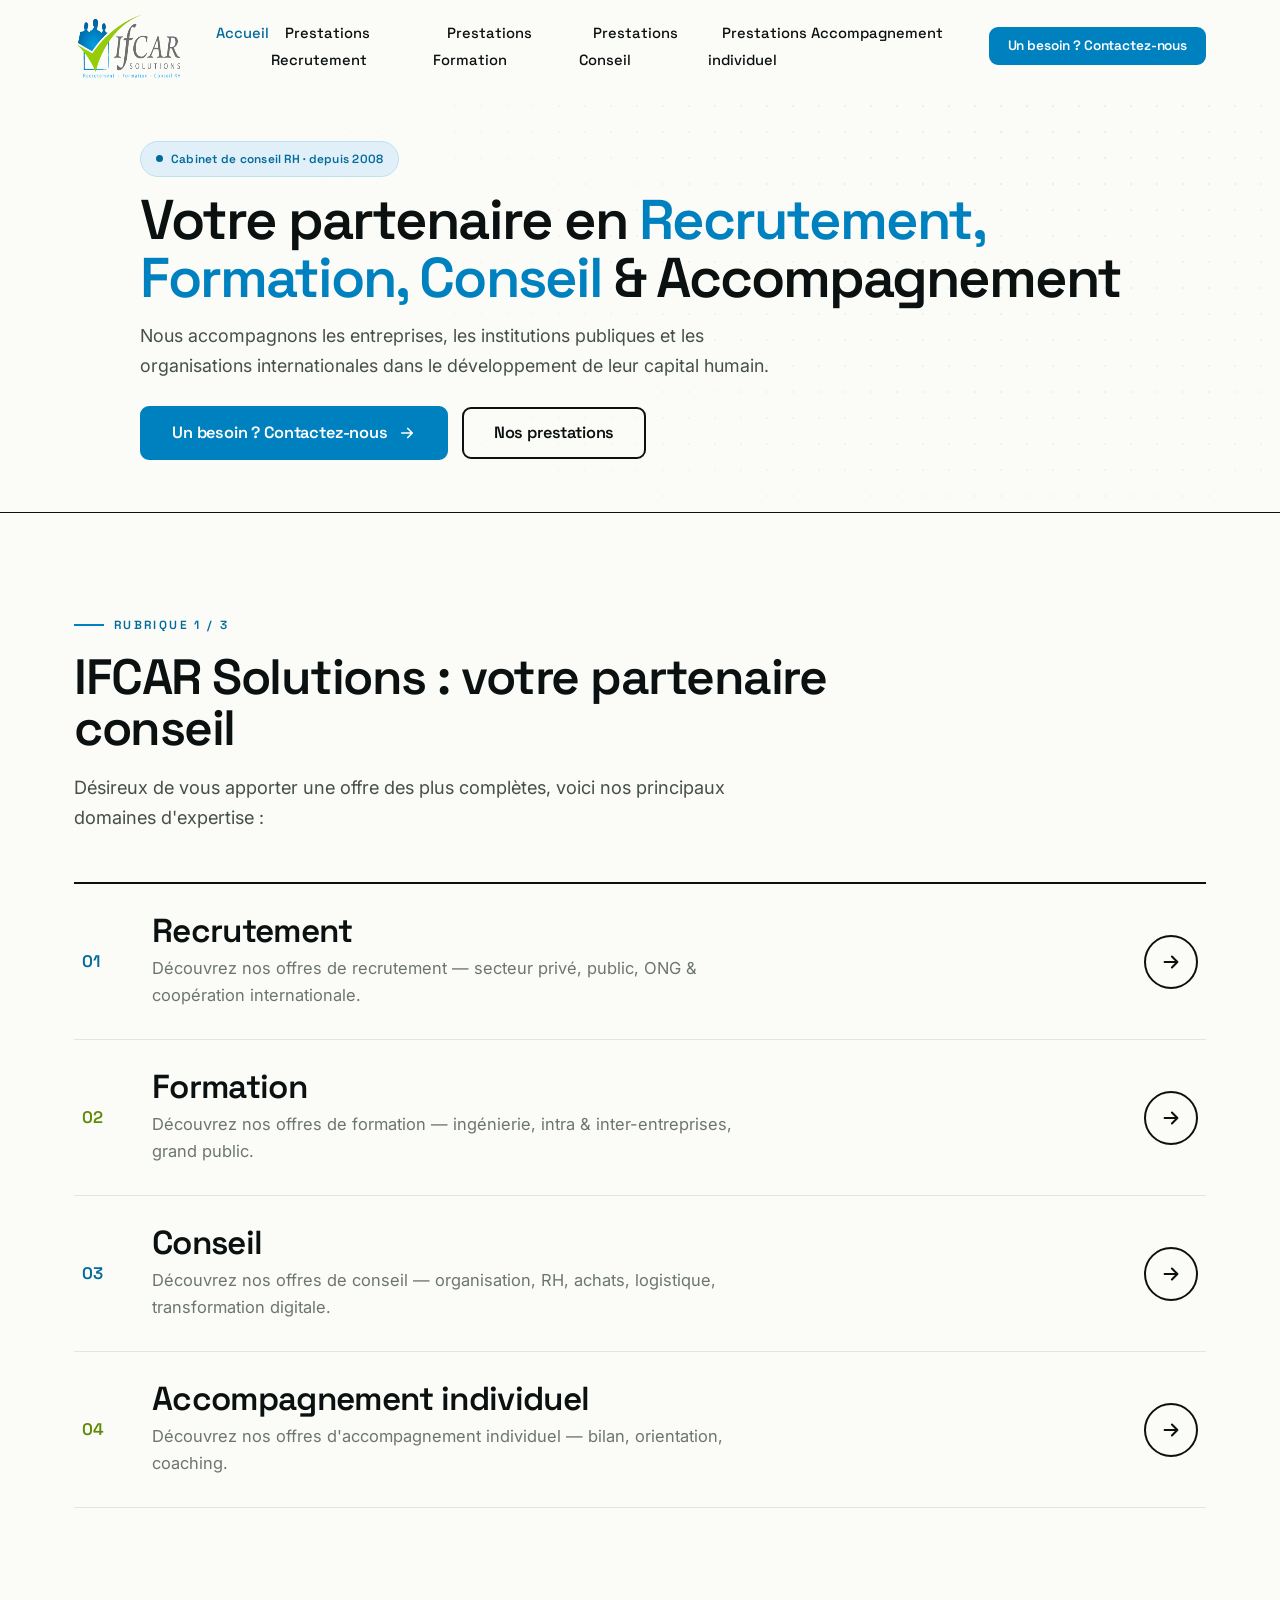
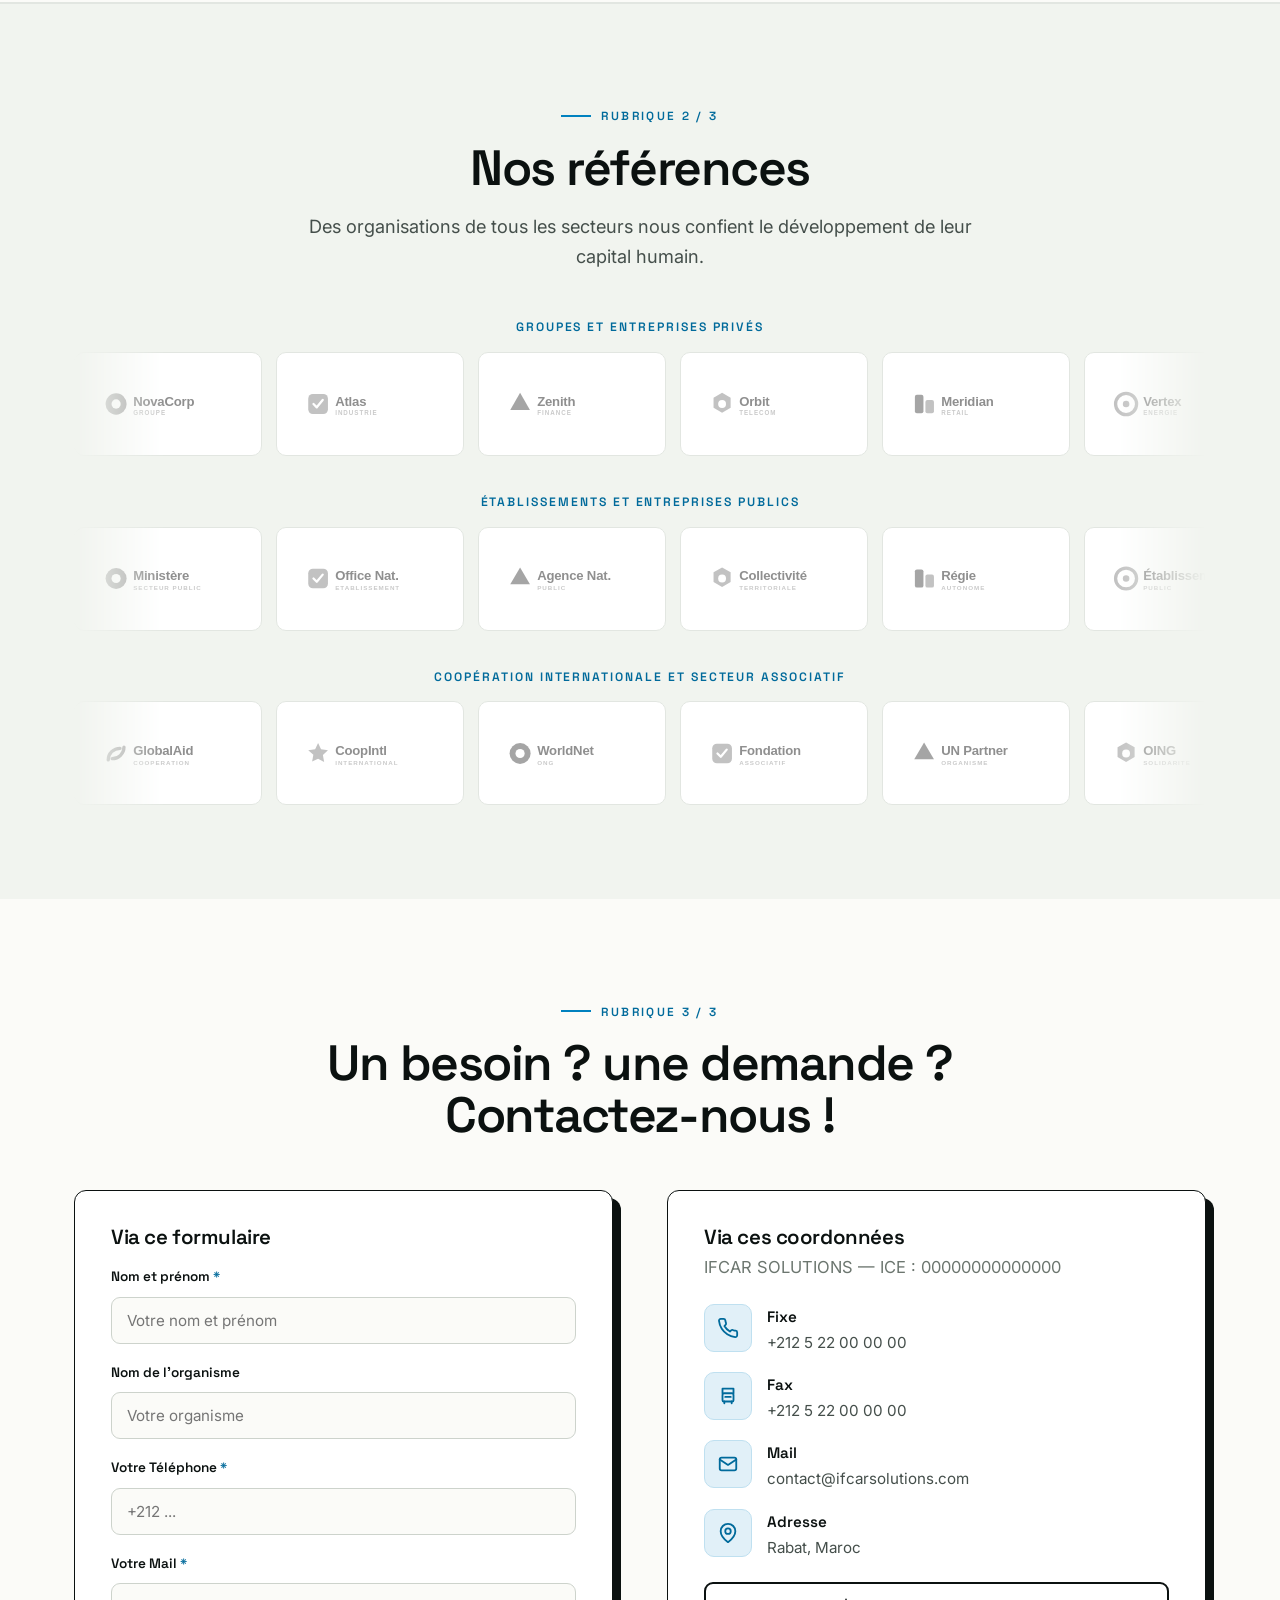
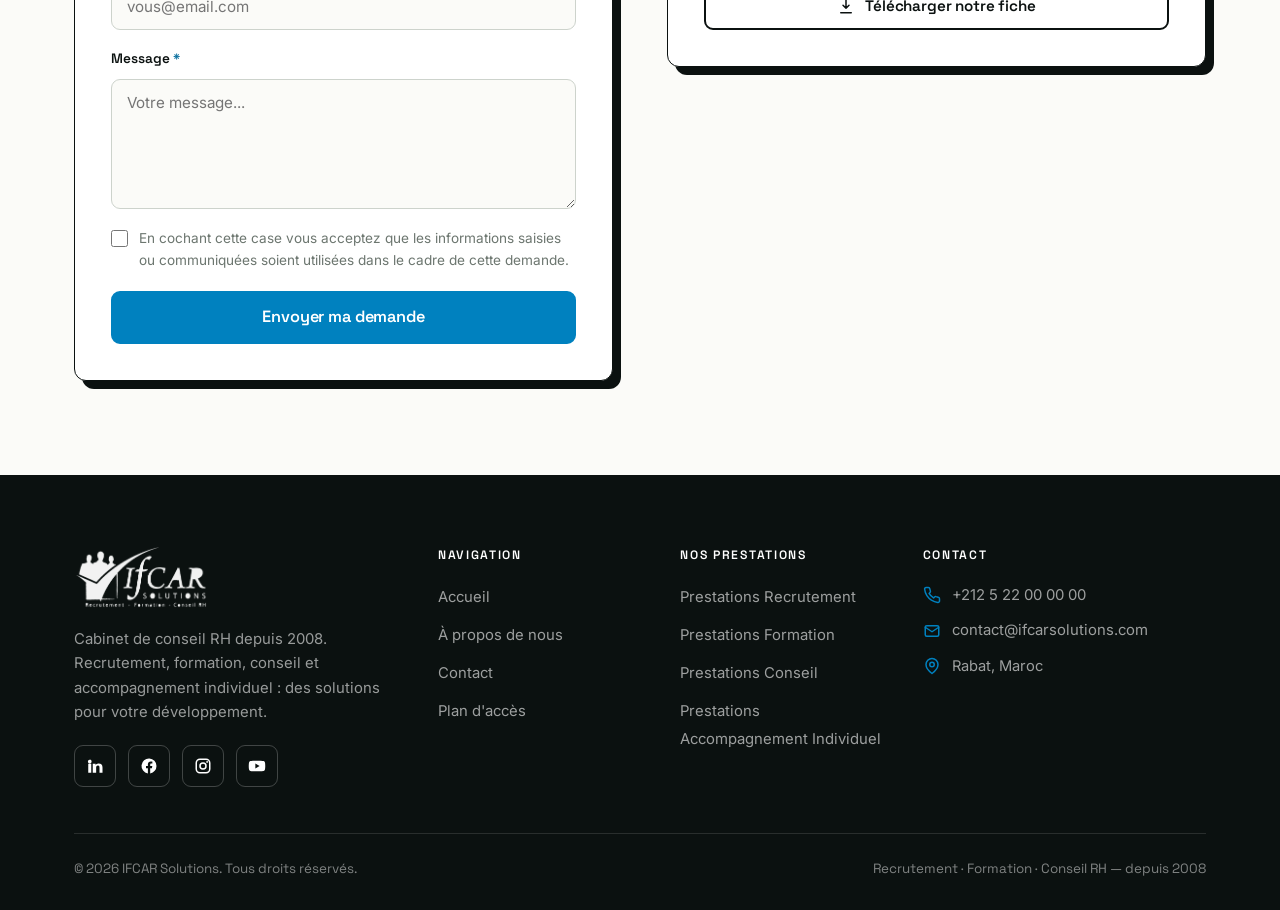
<file: index.html>
<!DOCTYPE html>
<html lang="fr">
<head>
<meta charset="UTF-8" />
<meta name="viewport" content="width=device-width, initial-scale=1.0" />
<title>IFCAR Solutions — Recrutement, Formation, Conseil & Accompagnement RH</title>
<meta name="description" content="IFCAR Solutions, cabinet de conseil RH depuis 2008 : recrutement, formation, conseil et accompagnement individuel. Votre partenaire pour le développement des compétences et des organisations." />
<meta name="theme-color" content="#0b1110" />
<link rel="icon" type="image/png" sizes="32x32" href="assets/img/favicon-32.png" />
<link rel="apple-touch-icon" href="assets/img/favicon.png" />
<link rel="preconnect" href="https://fonts.googleapis.com" />
<link rel="preconnect" href="https://fonts.gstatic.com" crossorigin />
<link href="https://fonts.googleapis.com/css2?family=Space+Grotesk:wght@500;600;700&family=Inter:wght@400;500;600;700&display=swap" rel="stylesheet" />
<link rel="stylesheet" href="assets/css/style.css" />
</head>
<body>
<a class="skip-link" href="#main">Aller au contenu</a>

<!-- ============ HAUT DE PAGE ============ -->
<header class="site-header">
  <div class="container nav">
    <a href="index.html" class="brand" aria-label="IFCAR Solutions — accueil"><img src="assets/img/logo.png" alt="IFCAR Solutions — Recrutement, Formation, Conseil RH" /></a>
    <nav class="nav-desktop" aria-label="Navigation principale">
      <ul class="nav-list">
        <li class="nav-item"><a href="index.html" class="nav-link" data-page="index.html">Accueil</a></li>
        <li class="nav-item"><a href="recrutement.html" target="_blank" rel="noopener" class="nav-link" data-page="recrutement.html">Prestations Recrutement</a></li>
        <li class="nav-item"><a href="formation.html" target="_blank" rel="noopener" class="nav-link" data-page="formation.html">Prestations Formation</a></li>
        <li class="nav-item"><a href="conseil.html" target="_blank" rel="noopener" class="nav-link" data-page="conseil.html">Prestations Conseil</a></li>
        <li class="nav-item"><a href="accompagnement.html" target="_blank" rel="noopener" class="nav-link" data-page="accompagnement.html">Prestations Accompagnement individuel</a></li>
      </ul>
    </nav>
    <div class="nav-actions">
      <a href="contact.html" target="_blank" rel="noopener" class="btn btn--accent btn--sm nav-contact">Un besoin ? Contactez-nous</a>
      <button class="burger" aria-label="Ouvrir le menu" aria-expanded="false" aria-controls="mobileNav"><span></span><span></span><span></span></button>
    </div>
  </div>
</header>

<div class="mobile-nav" id="mobileNav" aria-hidden="true">
  <nav class="mobile-nav__inner" aria-label="Navigation mobile">
    <a href="index.html" class="m-link" data-page="index.html">Accueil <svg viewBox="0 0 24 24" fill="none" stroke="currentColor" stroke-width="2"><path d="m9 6 6 6-6 6" stroke-linecap="round" stroke-linejoin="round"/></svg></a>
    <a href="recrutement.html" target="_blank" rel="noopener" class="m-link" data-page="recrutement.html">Prestations Recrutement <svg viewBox="0 0 24 24" fill="none" stroke="currentColor" stroke-width="2"><path d="m9 6 6 6-6 6" stroke-linecap="round" stroke-linejoin="round"/></svg></a>
    <a href="formation.html" target="_blank" rel="noopener" class="m-link" data-page="formation.html">Prestations Formation <svg viewBox="0 0 24 24" fill="none" stroke="currentColor" stroke-width="2"><path d="m9 6 6 6-6 6" stroke-linecap="round" stroke-linejoin="round"/></svg></a>
    <a href="conseil.html" target="_blank" rel="noopener" class="m-link" data-page="conseil.html">Prestations Conseil <svg viewBox="0 0 24 24" fill="none" stroke="currentColor" stroke-width="2"><path d="m9 6 6 6-6 6" stroke-linecap="round" stroke-linejoin="round"/></svg></a>
    <a href="accompagnement.html" target="_blank" rel="noopener" class="m-link" data-page="accompagnement.html">Prestations Accompagnement individuel <svg viewBox="0 0 24 24" fill="none" stroke="currentColor" stroke-width="2"><path d="m9 6 6 6-6 6" stroke-linecap="round" stroke-linejoin="round"/></svg></a>
    <a href="contact.html" target="_blank" rel="noopener" class="m-link" data-page="contact.html">Contact <svg viewBox="0 0 24 24" fill="none" stroke="currentColor" stroke-width="2"><path d="m9 6 6 6-6 6" stroke-linecap="round" stroke-linejoin="round"/></svg></a>
    <div class="mobile-nav__cta">
      <a href="contact.html" target="_blank" rel="noopener" class="btn btn--accent btn--lg">Un besoin ? Contactez-nous</a>
    </div>
    <div class="mobile-nav__foot">
      <div class="socials">
        <a href="#" aria-label="LinkedIn"><svg viewBox="0 0 24 24" fill="currentColor"><path d="M4.98 3.5A2.5 2.5 0 1 1 5 8.5a2.5 2.5 0 0 1-.02-5zM3 9h4v12H3zM9 9h3.8v1.7h.05c.53-1 1.83-2.05 3.77-2.05C20.5 8.65 22 10.8 22 14v7h-4v-6.2c0-1.5-.03-3.4-2.07-3.4-2.07 0-2.39 1.62-2.39 3.3V21H9z"/></svg></a>
        <a href="#" aria-label="Facebook"><svg viewBox="0 0 24 24" fill="currentColor"><path d="M22 12a10 10 0 1 0-11.5 9.9v-7H8v-2.9h2.5V9.8c0-2.5 1.5-3.9 3.8-3.9 1.1 0 2.2.2 2.2.2v2.5h-1.3c-1.2 0-1.6.8-1.6 1.6v1.8h2.8l-.45 2.9h-2.35v7A10 10 0 0 0 22 12z"/></svg></a>
        <a href="#" aria-label="Instagram"><svg viewBox="0 0 24 24" fill="none" stroke="currentColor" stroke-width="2"><rect x="3" y="3" width="18" height="18" rx="5"/><circle cx="12" cy="12" r="4"/><circle cx="17.5" cy="6.5" r="1.2" fill="currentColor" stroke="none"/></svg></a>
        <a href="#" aria-label="YouTube"><svg viewBox="0 0 24 24" fill="currentColor"><path d="M23 12s0-3.3-.4-4.8a2.5 2.5 0 0 0-1.8-1.8C19.3 5 12 5 12 5s-7.3 0-8.8.4a2.5 2.5 0 0 0-1.8 1.8C1 8.7 1 12 1 12s0 3.3.4 4.8a2.5 2.5 0 0 0 1.8 1.8C4.7 19 12 19 12 19s7.3 0 8.8-.4a2.5 2.5 0 0 0 1.8-1.8C23 15.3 23 12 23 12zM9.8 15.3V8.7l5.7 3.3z"/></svg></a>
      </div>
      <div class="m-contact">
        <a href="tel:+212522000000"><svg viewBox="0 0 24 24" fill="none" stroke="currentColor" stroke-width="2"><path d="M22 16.9v3a2 2 0 0 1-2.2 2 19.8 19.8 0 0 1-8.6-3 19.5 19.5 0 0 1-6-6 19.8 19.8 0 0 1-3-8.6A2 2 0 0 1 4.1 2h3a2 2 0 0 1 2 1.7c.1 1 .4 1.9.7 2.8a2 2 0 0 1-.5 2.1L8.1 9.9a16 16 0 0 0 6 6l1.3-1.3a2 2 0 0 1 2.1-.4c.9.3 1.8.6 2.8.7a2 2 0 0 1 1.7 2z" stroke-linecap="round" stroke-linejoin="round"/></svg>+212 5 22 00 00 00</a>
        <a href="mailto:contact@ifcarsolutions.com"><svg viewBox="0 0 24 24" fill="none" stroke="currentColor" stroke-width="2"><rect x="3" y="5" width="18" height="14" rx="2"/><path d="m3 7 9 6 9-6" stroke-linecap="round" stroke-linejoin="round"/></svg>contact@ifcarsolutions.com</a>
      </div>
    </div>
  </nav>
</div>

<main id="main">

<!-- ============ INTRODUCTION (compacte) ============ -->
<section class="hero">
  <div class="container hero__inner hero__inner--simple">
    <div class="reveal hero__content">
      <span class="pill"><span class="dot"></span>Cabinet de conseil RH · depuis 2008</span>
      <h1 class="mt-s">Votre partenaire en <span class="accent">Recrutement, Formation, Conseil</span> & Accompagnement</h1>
      <p>Nous accompagnons les entreprises, les institutions publiques et les organisations internationales dans le développement de leur capital humain.</p>
      <div class="btn-row">
        <a href="contact.html" target="_blank" rel="noopener" class="btn btn--accent btn--lg">Un besoin ? Contactez-nous
          <svg viewBox="0 0 24 24" fill="none" stroke="currentColor" stroke-width="2.2"><path d="M5 12h14M13 6l6 6-6 6" stroke-linecap="round" stroke-linejoin="round"/></svg>
        </a>
        <a href="#metiers" class="btn btn--outline btn--lg">Nos prestations</a>
      </div>
    </div>
  </div>
</section>

<!-- ============ RUBRIQUE 1/3 — PARTENAIRE CONSEIL ============ -->
<section class="section" id="metiers">
  <div class="container">
    <div class="section-head reveal">
      <span class="eyebrow">Rubrique 1 / 3</span>
      <h2>IFCAR Solutions : votre partenaire conseil</h2>
      <p class="lead">Désireux de vous apporter une offre des plus complètes, voici nos principaux domaines d'expertise :</p>
    </div>
    <div class="idx-list reveal">
      <a href="recrutement.html" target="_blank" rel="noopener" class="idx-row">
        <span class="idx-num">01</span>
        <span class="idx-main"><h3>Recrutement</h3><p class="muted">Découvrez nos offres de recrutement — secteur privé, public, ONG & coopération internationale.</p></span>
        <span class="idx-arrow"><svg viewBox="0 0 24 24" fill="none" stroke="currentColor" stroke-width="2.2"><path d="M5 12h14M13 6l6 6-6 6" stroke-linecap="round" stroke-linejoin="round"/></svg></span>
      </a>
      <a href="formation.html" target="_blank" rel="noopener" class="idx-row alt">
        <span class="idx-num">02</span>
        <span class="idx-main"><h3>Formation</h3><p class="muted">Découvrez nos offres de formation — ingénierie, intra & inter-entreprises, grand public.</p></span>
        <span class="idx-arrow"><svg viewBox="0 0 24 24" fill="none" stroke="currentColor" stroke-width="2.2"><path d="M5 12h14M13 6l6 6-6 6" stroke-linecap="round" stroke-linejoin="round"/></svg></span>
      </a>
      <a href="conseil.html" target="_blank" rel="noopener" class="idx-row">
        <span class="idx-num">03</span>
        <span class="idx-main"><h3>Conseil</h3><p class="muted">Découvrez nos offres de conseil — organisation, RH, achats, logistique, transformation digitale.</p></span>
        <span class="idx-arrow"><svg viewBox="0 0 24 24" fill="none" stroke="currentColor" stroke-width="2.2"><path d="M5 12h14M13 6l6 6-6 6" stroke-linecap="round" stroke-linejoin="round"/></svg></span>
      </a>
      <a href="accompagnement.html" target="_blank" rel="noopener" class="idx-row alt">
        <span class="idx-num">04</span>
        <span class="idx-main"><h3>Accompagnement individuel</h3><p class="muted">Découvrez nos offres d'accompagnement individuel — bilan, orientation, coaching.</p></span>
        <span class="idx-arrow"><svg viewBox="0 0 24 24" fill="none" stroke="currentColor" stroke-width="2.2"><path d="M5 12h14M13 6l6 6-6 6" stroke-linecap="round" stroke-linejoin="round"/></svg></span>
      </a>
    </div>
  </div>
</section>

<hr class="divider-img" />

<!-- ============ RUBRIQUE 2/3 — RÉFÉRENCES ============ -->
<section class="section section--soft" id="references">
  <div class="container">
    <div class="section-head center reveal">
      <span class="eyebrow eyebrow--center">Rubrique 2 / 3</span>
      <h2>Nos références</h2>
      <p class="lead">Des organisations de tous les secteurs nous confient le développement de leur capital humain.</p>
    </div>

    <div class="ref-group reveal">
      <h4>Groupes et entreprises privés</h4>
      <div class="marquee" data-dir="left" style="--dur:38s">
        <div class="marquee__track">
          <div class="marquee__group">
            <div class="client-logo"><img src="assets/img/clients/prive-1.svg" alt="Client privé" loading="lazy" /></div>
            <div class="client-logo"><img src="assets/img/clients/prive-2.svg" alt="Client privé" loading="lazy" /></div>
            <div class="client-logo"><img src="assets/img/clients/prive-3.svg" alt="Client privé" loading="lazy" /></div>
            <div class="client-logo"><img src="assets/img/clients/prive-4.svg" alt="Client privé" loading="lazy" /></div>
            <div class="client-logo"><img src="assets/img/clients/prive-5.svg" alt="Client privé" loading="lazy" /></div>
            <div class="client-logo"><img src="assets/img/clients/prive-6.svg" alt="Client privé" loading="lazy" /></div>
            <div class="client-logo"><img src="assets/img/clients/prive-7.svg" alt="Client privé" loading="lazy" /></div>
            <div class="client-logo"><img src="assets/img/clients/prive-8.svg" alt="Client privé" loading="lazy" /></div>
          </div>
          <div class="marquee__group" aria-hidden="true">
            <div class="client-logo"><img src="assets/img/clients/prive-1.svg" alt="" /></div>
            <div class="client-logo"><img src="assets/img/clients/prive-2.svg" alt="" /></div>
            <div class="client-logo"><img src="assets/img/clients/prive-3.svg" alt="" /></div>
            <div class="client-logo"><img src="assets/img/clients/prive-4.svg" alt="" /></div>
            <div class="client-logo"><img src="assets/img/clients/prive-5.svg" alt="" /></div>
            <div class="client-logo"><img src="assets/img/clients/prive-6.svg" alt="" /></div>
            <div class="client-logo"><img src="assets/img/clients/prive-7.svg" alt="" /></div>
            <div class="client-logo"><img src="assets/img/clients/prive-8.svg" alt="" /></div>
          </div>
        </div>
      </div>
    </div>

    <div class="ref-group reveal" data-d="2">
      <h4>Établissements et entreprises publics</h4>
      <div class="marquee" data-dir="right" style="--dur:32s">
        <div class="marquee__track">
          <div class="marquee__group">
            <div class="client-logo"><img src="assets/img/clients/public-1.svg" alt="Établissement public" loading="lazy" /></div>
            <div class="client-logo"><img src="assets/img/clients/public-2.svg" alt="Établissement public" loading="lazy" /></div>
            <div class="client-logo"><img src="assets/img/clients/public-3.svg" alt="Établissement public" loading="lazy" /></div>
            <div class="client-logo"><img src="assets/img/clients/public-4.svg" alt="Établissement public" loading="lazy" /></div>
            <div class="client-logo"><img src="assets/img/clients/public-5.svg" alt="Établissement public" loading="lazy" /></div>
            <div class="client-logo"><img src="assets/img/clients/public-6.svg" alt="Établissement public" loading="lazy" /></div>
          </div>
          <div class="marquee__group" aria-hidden="true">
            <div class="client-logo"><img src="assets/img/clients/public-1.svg" alt="" /></div>
            <div class="client-logo"><img src="assets/img/clients/public-2.svg" alt="" /></div>
            <div class="client-logo"><img src="assets/img/clients/public-3.svg" alt="" /></div>
            <div class="client-logo"><img src="assets/img/clients/public-4.svg" alt="" /></div>
            <div class="client-logo"><img src="assets/img/clients/public-5.svg" alt="" /></div>
            <div class="client-logo"><img src="assets/img/clients/public-6.svg" alt="" /></div>
          </div>
        </div>
      </div>
    </div>

    <div class="ref-group reveal" data-d="3">
      <h4>Coopération internationale et secteur associatif</h4>
      <div class="marquee" data-dir="left" style="--dur:34s">
        <div class="marquee__track">
          <div class="marquee__group">
            <div class="client-logo"><img src="assets/img/clients/intl-1.svg" alt="Coopération internationale" loading="lazy" /></div>
            <div class="client-logo"><img src="assets/img/clients/intl-2.svg" alt="Coopération internationale" loading="lazy" /></div>
            <div class="client-logo"><img src="assets/img/clients/intl-3.svg" alt="Coopération internationale" loading="lazy" /></div>
            <div class="client-logo"><img src="assets/img/clients/intl-4.svg" alt="Coopération internationale" loading="lazy" /></div>
            <div class="client-logo"><img src="assets/img/clients/intl-5.svg" alt="Coopération internationale" loading="lazy" /></div>
            <div class="client-logo"><img src="assets/img/clients/intl-6.svg" alt="Coopération internationale" loading="lazy" /></div>
          </div>
          <div class="marquee__group" aria-hidden="true">
            <div class="client-logo"><img src="assets/img/clients/intl-1.svg" alt="" /></div>
            <div class="client-logo"><img src="assets/img/clients/intl-2.svg" alt="" /></div>
            <div class="client-logo"><img src="assets/img/clients/intl-3.svg" alt="" /></div>
            <div class="client-logo"><img src="assets/img/clients/intl-4.svg" alt="" /></div>
            <div class="client-logo"><img src="assets/img/clients/intl-5.svg" alt="" /></div>
            <div class="client-logo"><img src="assets/img/clients/intl-6.svg" alt="" /></div>
          </div>
        </div>
      </div>
    </div>
  </div>
</section>

<!-- ============ RUBRIQUE 3/3 — CONTACT ============ -->
<section class="section" id="contact-rapide">
  <div class="container">
    <div class="section-head center reveal">
      <span class="eyebrow eyebrow--center">Rubrique 3 / 3</span>
      <h2>Un besoin ? une demande ? Contactez-nous !</h2>
    </div>
    <div class="split" style="align-items:start">
      <div class="reveal">
        <form class="form-card" data-demo>
          <div class="form-msg" role="status"></div>
          <h3 style="margin-bottom:18px">Via ce formulaire</h3>
          <div class="field"><label>Nom et prénom <span class="req">*</span></label><input type="text" name="nom" required placeholder="Votre nom et prénom" /></div>
          <div class="field"><label>Nom de l'organisme</label><input type="text" name="organisme" placeholder="Votre organisme" /></div>
          <div class="field"><label>Votre Téléphone <span class="req">*</span></label><input type="tel" name="tel" required placeholder="+212 ..." /></div>
          <div class="field"><label>Votre Mail <span class="req">*</span></label><input type="email" name="email" required placeholder="vous@email.com" /></div>
          <div class="field"><label>Message <span class="req">*</span></label><textarea name="message" required placeholder="Votre message..."></textarea></div>
          <label class="consent"><input type="checkbox" required /><span>En cochant cette case vous acceptez que les informations saisies ou communiquées soient utilisées dans le cadre de cette demande.</span></label>
          <button type="submit" class="btn btn--accent btn--lg" style="width:100%">Envoyer ma demande</button>
        </form>
      </div>
      <div class="reveal" data-d="2">
        <div class="form-card">
          <h3 style="margin-bottom:6px">Via ces coordonnées</h3>
          <p class="muted" style="margin-bottom:22px">IFCAR SOLUTIONS — ICE : 00000000000000</p>
          <div class="info-list">
            <div class="info-item"><div class="ic"><svg viewBox="0 0 24 24" fill="none" stroke="currentColor" stroke-width="2"><path d="M22 16.9v3a2 2 0 0 1-2.2 2 19.8 19.8 0 0 1-8.6-3 19.5 19.5 0 0 1-6-6 19.8 19.8 0 0 1-3-8.6A2 2 0 0 1 4.1 2h3a2 2 0 0 1 2 1.7c.1 1 .4 1.9.7 2.8a2 2 0 0 1-.5 2.1L8.1 9.9a16 16 0 0 0 6 6l1.3-1.3a2 2 0 0 1 2.1-.4c.9.3 1.8.6 2.8.7a2 2 0 0 1 1.7 2z" stroke-linecap="round" stroke-linejoin="round"/></svg></div><div><strong>Fixe</strong><a href="tel:+212522000000">+212 5 22 00 00 00</a></div></div>
            <div class="info-item"><div class="ic"><svg viewBox="0 0 24 24" fill="none" stroke="currentColor" stroke-width="2"><rect x="6" y="9" width="12" height="9" rx="1.5"/><path d="M6 9V4h12v5M8 18v2m8-2v2M9 13h6" stroke-linecap="round" stroke-linejoin="round"/></svg></div><div><strong>Fax</strong><span>+212 5 22 00 00 00</span></div></div>
            <div class="info-item"><div class="ic"><svg viewBox="0 0 24 24" fill="none" stroke="currentColor" stroke-width="2"><rect x="3" y="5" width="18" height="14" rx="2"/><path d="m3 7 9 6 9-6" stroke-linecap="round" stroke-linejoin="round"/></svg></div><div><strong>Mail</strong><a href="mailto:contact@ifcarsolutions.com">contact@ifcarsolutions.com</a></div></div>
            <div class="info-item"><div class="ic"><svg viewBox="0 0 24 24" fill="none" stroke="currentColor" stroke-width="2"><path d="M20 10c0 6-8 12-8 12s-8-6-8-12a8 8 0 0 1 16 0z" stroke-linecap="round" stroke-linejoin="round"/><circle cx="12" cy="10" r="3"/></svg></div><div><strong>Adresse</strong><span>Rabat, Maroc</span></div></div>
          </div>
          <a href="#" class="btn btn--outline mt" style="width:100%"><svg viewBox="0 0 24 24" fill="none" stroke="currentColor" stroke-width="2"><path d="M12 3v12m0 0 4-4m-4 4-4-4M5 21h14" stroke-linecap="round" stroke-linejoin="round"/></svg>Télécharger notre fiche</a>
        </div>
      </div>
    </div>
  </div>
</section>

</main>

<!-- ============ BAS DE PAGE ============ -->
<footer class="footer">
  <div class="container">
    <div class="footer__grid">
      <div class="footer__brand">
        <img src="assets/img/logo.png" alt="IFCAR Solutions" />
        <p>Cabinet de conseil RH depuis 2008. Recrutement, formation, conseil et accompagnement individuel : des solutions pour votre développement.</p>
        <div class="socials">
          <a href="#" aria-label="LinkedIn"><svg viewBox="0 0 24 24" fill="currentColor"><path d="M4.98 3.5A2.5 2.5 0 1 1 5 8.5a2.5 2.5 0 0 1-.02-5zM3 9h4v12H3zM9 9h3.8v1.7h.05c.53-1 1.83-2.05 3.77-2.05C20.5 8.65 22 10.8 22 14v7h-4v-6.2c0-1.5-.03-3.4-2.07-3.4-2.07 0-2.39 1.62-2.39 3.3V21H9z"/></svg></a>
          <a href="#" aria-label="Facebook"><svg viewBox="0 0 24 24" fill="currentColor"><path d="M22 12a10 10 0 1 0-11.5 9.9v-7H8v-2.9h2.5V9.8c0-2.5 1.5-3.9 3.8-3.9 1.1 0 2.2.2 2.2.2v2.5h-1.3c-1.2 0-1.6.8-1.6 1.6v1.8h2.8l-.45 2.9h-2.35v7A10 10 0 0 0 22 12z"/></svg></a>
          <a href="#" aria-label="Instagram"><svg viewBox="0 0 24 24" fill="none" stroke="currentColor" stroke-width="2"><rect x="3" y="3" width="18" height="18" rx="5"/><circle cx="12" cy="12" r="4"/><circle cx="17.5" cy="6.5" r="1.2" fill="currentColor" stroke="none"/></svg></a>
          <a href="#" aria-label="YouTube"><svg viewBox="0 0 24 24" fill="currentColor"><path d="M23 12s0-3.3-.4-4.8a2.5 2.5 0 0 0-1.8-1.8C19.3 5 12 5 12 5s-7.3 0-8.8.4a2.5 2.5 0 0 0-1.8 1.8C1 8.7 1 12 1 12s0 3.3.4 4.8a2.5 2.5 0 0 0 1.8 1.8C4.7 19 12 19 12 19s7.3 0 8.8-.4a2.5 2.5 0 0 0 1.8-1.8C23 15.3 23 12 23 12zM9.8 15.3V8.7l5.7 3.3z"/></svg></a>
        </div>
      </div>
      <div>
        <h5>Navigation</h5>
        <ul>
          <li><a href="index.html">Accueil</a></li>
          <li><a href="a-propos.html" target="_blank" rel="noopener">À propos de nous</a></li>
          <li><a href="contact.html" target="_blank" rel="noopener">Contact</a></li>
          <li><a href="contact.html#map" target="_blank" rel="noopener">Plan d'accès</a></li>
        </ul>
      </div>
      <div>
        <h5>Nos prestations</h5>
        <ul>
          <li><a href="recrutement.html" target="_blank" rel="noopener">Prestations Recrutement</a></li>
          <li><a href="formation.html" target="_blank" rel="noopener">Prestations Formation</a></li>
          <li><a href="conseil.html" target="_blank" rel="noopener">Prestations Conseil</a></li>
          <li><a href="accompagnement.html" target="_blank" rel="noopener">Prestations Accompagnement Individuel</a></li>
        </ul>
      </div>
      <div>
        <h5>Contact</h5>
        <ul class="foot-contact">
          <li><svg viewBox="0 0 24 24" fill="none" stroke="currentColor" stroke-width="2"><path d="M22 16.9v3a2 2 0 0 1-2.2 2 19.8 19.8 0 0 1-8.6-3 19.5 19.5 0 0 1-6-6 19.8 19.8 0 0 1-3-8.6A2 2 0 0 1 4.1 2h3a2 2 0 0 1 2 1.7c.1 1 .4 1.9.7 2.8a2 2 0 0 1-.5 2.1L8.1 9.9a16 16 0 0 0 6 6l1.3-1.3a2 2 0 0 1 2.1-.4c.9.3 1.8.6 2.8.7a2 2 0 0 1 1.7 2z" stroke-linecap="round" stroke-linejoin="round"/></svg><a href="tel:+212522000000">+212 5 22 00 00 00</a></li>
          <li><svg viewBox="0 0 24 24" fill="none" stroke="currentColor" stroke-width="2"><rect x="3" y="5" width="18" height="14" rx="2"/><path d="m3 7 9 6 9-6" stroke-linecap="round" stroke-linejoin="round"/></svg><a href="mailto:contact@ifcarsolutions.com">contact@ifcarsolutions.com</a></li>
          <li><svg viewBox="0 0 24 24" fill="none" stroke="currentColor" stroke-width="2"><path d="M20 10c0 6-8 12-8 12s-8-6-8-12a8 8 0 0 1 16 0z" stroke-linecap="round" stroke-linejoin="round"/><circle cx="12" cy="10" r="3"/></svg><span>Rabat, Maroc</span></li>
        </ul>
      </div>
    </div>
    <div class="footer__bottom">
      <span>© <span id="year">2026</span> IFCAR Solutions. Tous droits réservés.</span>
      <span>Recrutement · Formation · Conseil RH — depuis 2008</span>
    </div>
  </div>
</footer>

<a href="contact.html" target="_blank" rel="noopener" class="btn btn--accent float-cta">Contactez-nous</a>

<script src="assets/js/main.js"></script>
</body>
</html>
</file>
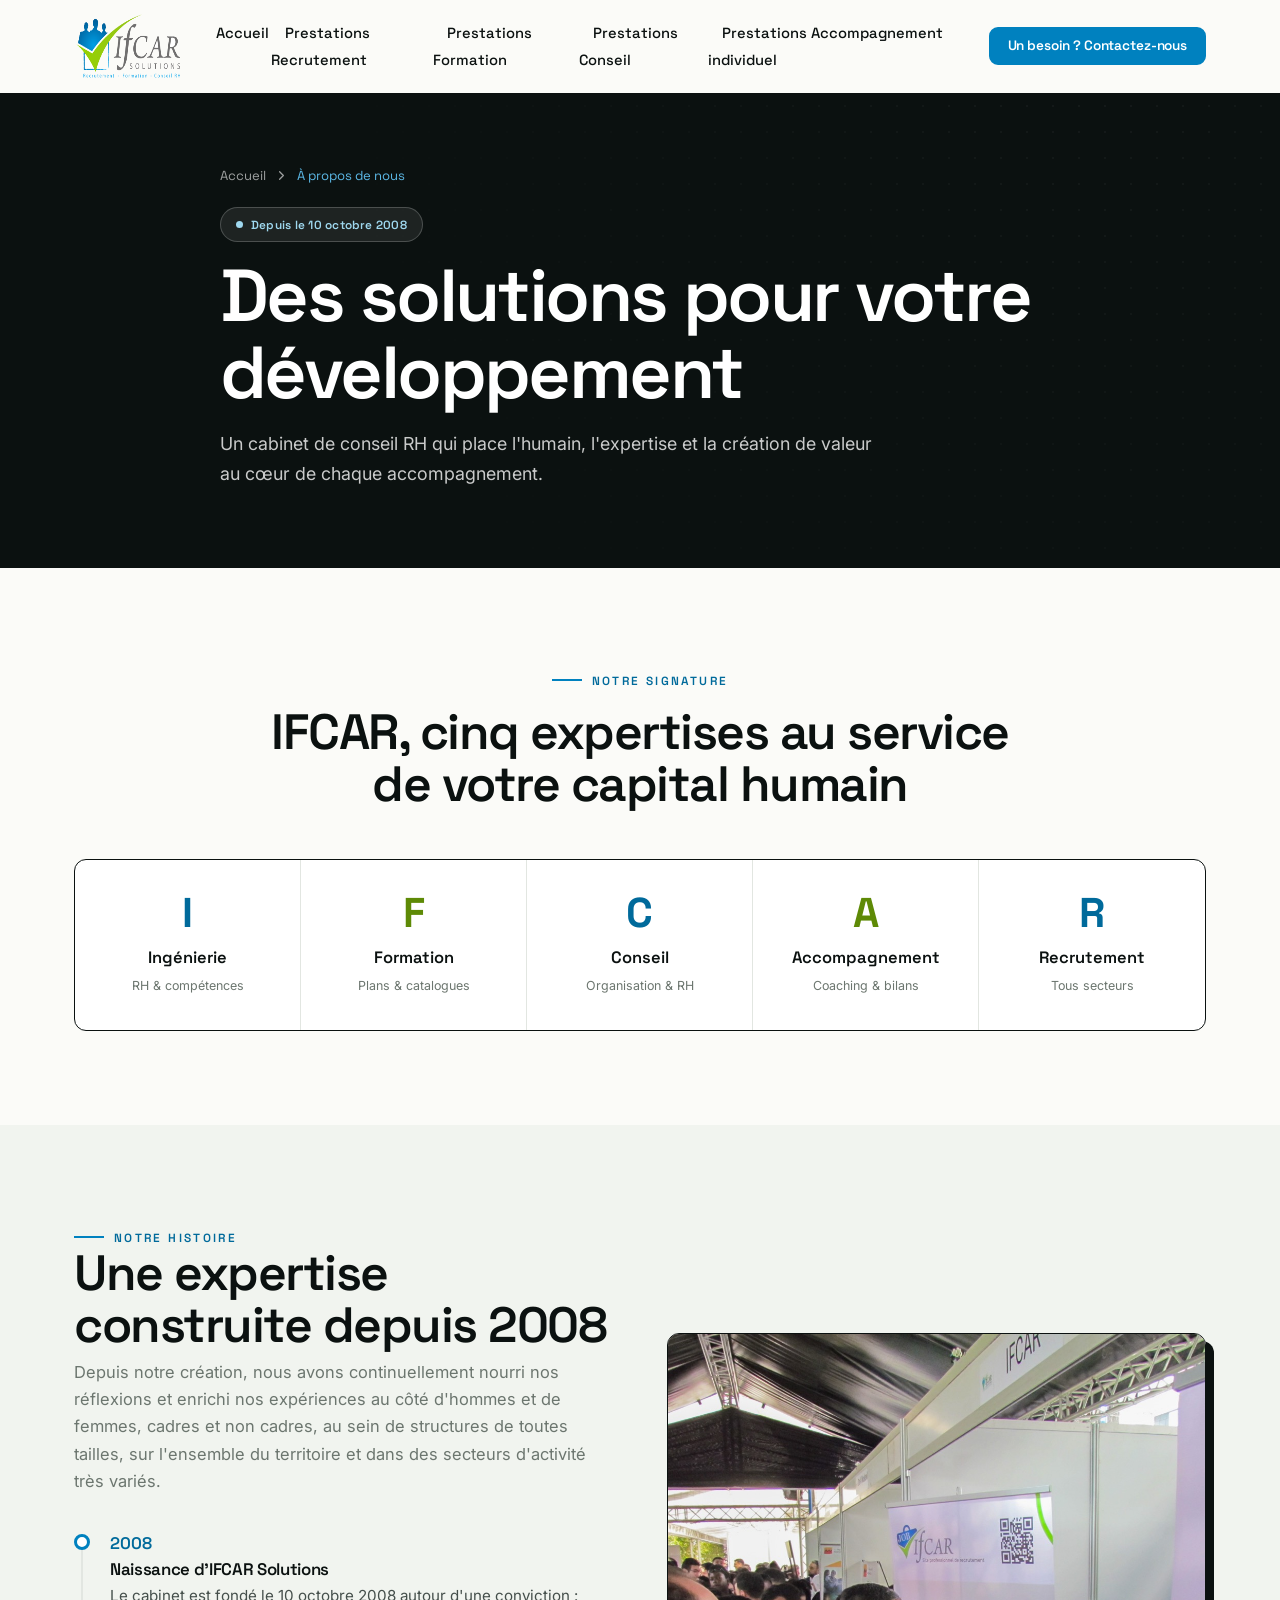
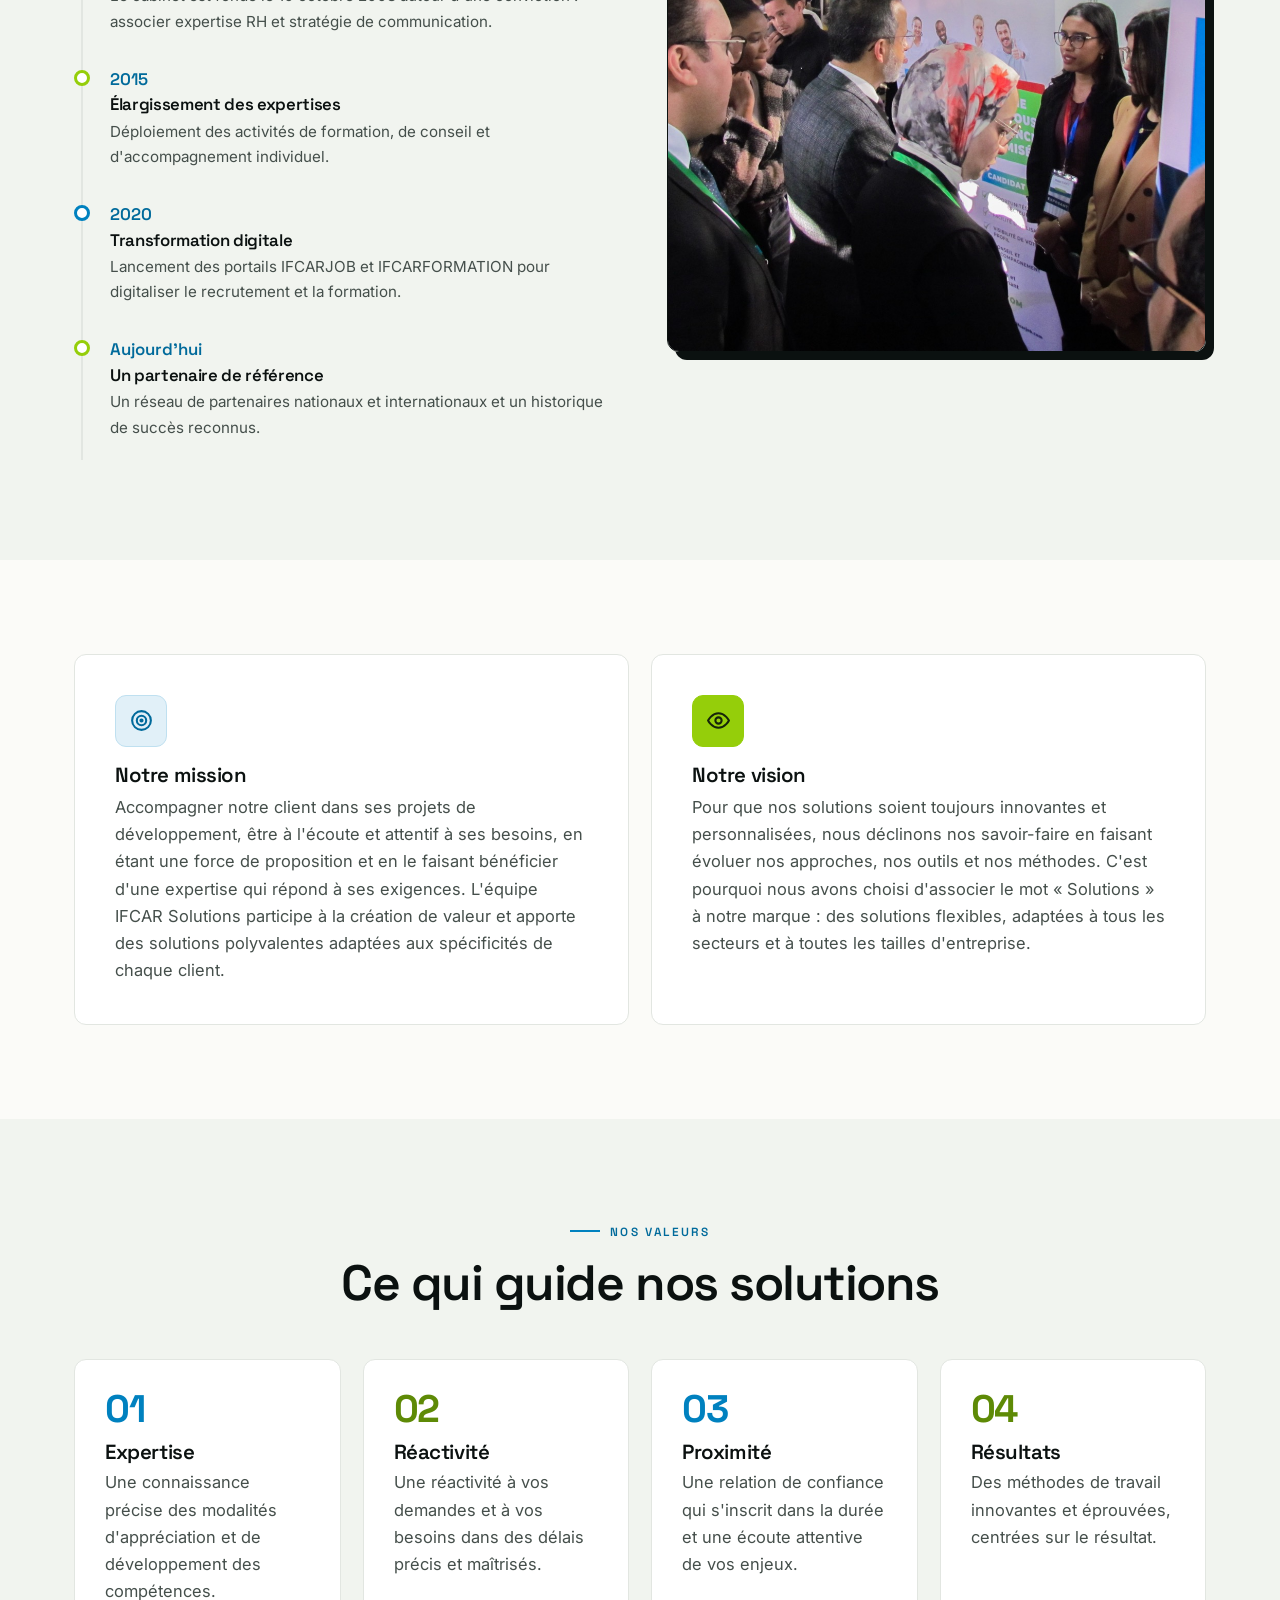
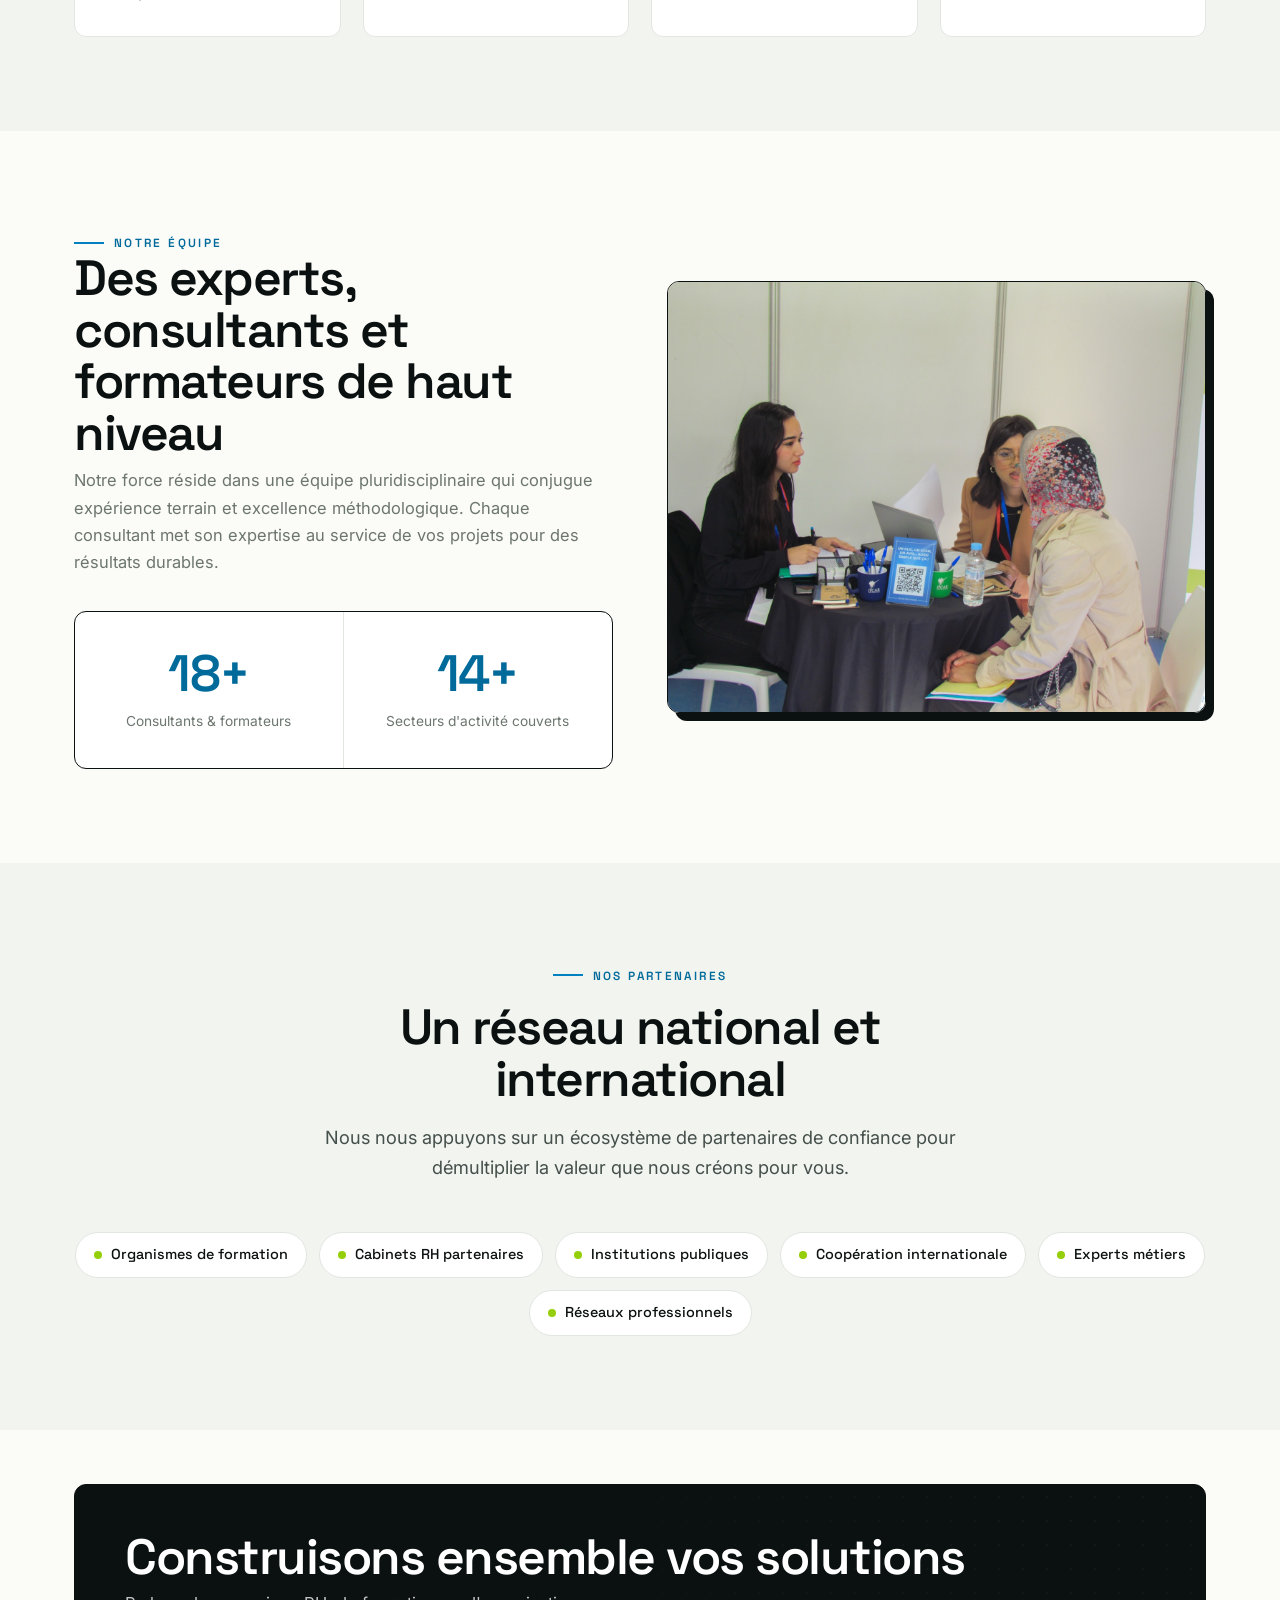
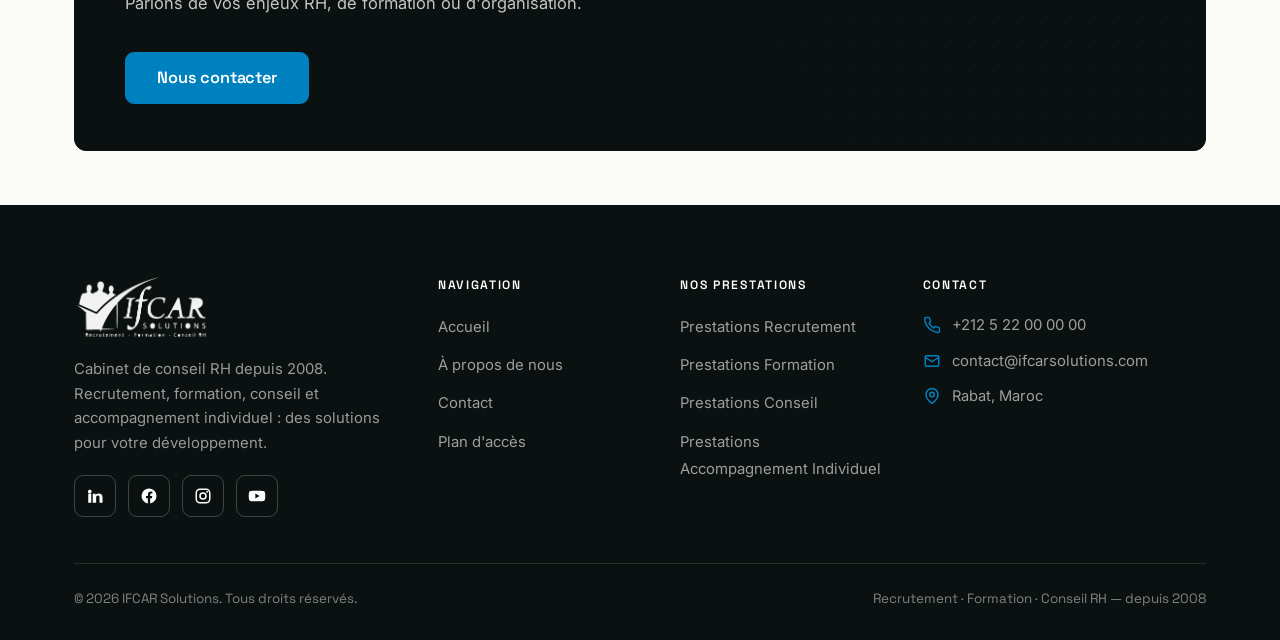
<file: a-propos.html>
<!DOCTYPE html>
<html lang="fr">
<head>
<meta charset="UTF-8" />
<meta name="viewport" content="width=device-width, initial-scale=1.0" />
<title>À propos — IFCAR Solutions | Cabinet de conseil RH depuis 2008</title>
<meta name="description" content="Découvrez IFCAR Solutions : histoire depuis 2008, mission, vision, valeurs et équipe. Cinq expertises au service de votre capital humain." />
<meta name="theme-color" content="#0b1110" />
<link rel="icon" type="image/png" sizes="32x32" href="assets/img/favicon-32.png" />
<link rel="apple-touch-icon" href="assets/img/favicon.png" />
<link rel="preconnect" href="https://fonts.googleapis.com" />
<link rel="preconnect" href="https://fonts.gstatic.com" crossorigin />
<link href="https://fonts.googleapis.com/css2?family=Space+Grotesk:wght@500;600;700&family=Inter:wght@400;500;600;700&display=swap" rel="stylesheet" />
<link rel="stylesheet" href="assets/css/style.css" />
</head>
<body>
<a class="skip-link" href="#main">Aller au contenu</a>

<header class="site-header">
  <div class="container nav">
    <a href="index.html" class="brand" aria-label="IFCAR Solutions — accueil"><img src="assets/img/logo.png" alt="IFCAR Solutions — Recrutement, Formation, Conseil RH" /></a>
    <nav class="nav-desktop" aria-label="Navigation principale">
      <ul class="nav-list">
        <li class="nav-item"><a href="index.html" class="nav-link" data-page="index.html">Accueil</a></li>
        <li class="nav-item"><a target="_blank" rel="noopener" href="recrutement.html" class="nav-link" data-page="recrutement.html">Prestations Recrutement</a></li>
        <li class="nav-item"><a target="_blank" rel="noopener" href="formation.html" class="nav-link" data-page="formation.html">Prestations Formation</a></li>
        <li class="nav-item"><a target="_blank" rel="noopener" href="conseil.html" class="nav-link" data-page="conseil.html">Prestations Conseil</a></li>
        <li class="nav-item"><a target="_blank" rel="noopener" href="accompagnement.html" class="nav-link" data-page="accompagnement.html">Prestations Accompagnement individuel</a></li>
      </ul>
    </nav>
    <div class="nav-actions">
      <a target="_blank" rel="noopener" href="contact.html" class="btn btn--gold btn--sm nav-contact">Un besoin ? Contactez-nous</a>
      <button class="burger" aria-label="Ouvrir le menu" aria-expanded="false" aria-controls="mobileNav"><span></span><span></span><span></span></button>
    </div>
  </div>
</header>

<div class="mobile-nav" id="mobileNav" aria-hidden="true">
  <nav class="mobile-nav__inner" aria-label="Navigation mobile">
    <a href="index.html" class="m-link" data-page="index.html">Accueil <svg viewBox="0 0 24 24" fill="none" stroke="currentColor" stroke-width="2"><path d="m9 6 6 6-6 6" stroke-linecap="round" stroke-linejoin="round"/></svg></a>
    <a target="_blank" rel="noopener" href="recrutement.html" class="m-link" data-page="recrutement.html">Prestations Recrutement <svg viewBox="0 0 24 24" fill="none" stroke="currentColor" stroke-width="2"><path d="m9 6 6 6-6 6" stroke-linecap="round" stroke-linejoin="round"/></svg></a>
    <a target="_blank" rel="noopener" href="formation.html" class="m-link" data-page="formation.html">Prestations Formation <svg viewBox="0 0 24 24" fill="none" stroke="currentColor" stroke-width="2"><path d="m9 6 6 6-6 6" stroke-linecap="round" stroke-linejoin="round"/></svg></a>
    <a target="_blank" rel="noopener" href="conseil.html" class="m-link" data-page="conseil.html">Prestations Conseil <svg viewBox="0 0 24 24" fill="none" stroke="currentColor" stroke-width="2"><path d="m9 6 6 6-6 6" stroke-linecap="round" stroke-linejoin="round"/></svg></a>
    <a target="_blank" rel="noopener" href="accompagnement.html" class="m-link" data-page="accompagnement.html">Prestations Accompagnement individuel <svg viewBox="0 0 24 24" fill="none" stroke="currentColor" stroke-width="2"><path d="m9 6 6 6-6 6" stroke-linecap="round" stroke-linejoin="round"/></svg></a>
    <a target="_blank" rel="noopener" href="contact.html" class="m-link" data-page="contact.html">Contact <svg viewBox="0 0 24 24" fill="none" stroke="currentColor" stroke-width="2"><path d="m9 6 6 6-6 6" stroke-linecap="round" stroke-linejoin="round"/></svg></a>
    <div class="mobile-nav__cta">
      <a target="_blank" rel="noopener" href="contact.html" class="btn btn--gold btn--lg">Un besoin ? Contactez-nous</a>
    </div>
    <div class="mobile-nav__foot">
      <div class="socials">
        <a href="#" aria-label="LinkedIn"><svg viewBox="0 0 24 24" fill="currentColor"><path d="M4.98 3.5A2.5 2.5 0 1 1 5 8.5a2.5 2.5 0 0 1-.02-5zM3 9h4v12H3zM9 9h3.8v1.7h.05c.53-1 1.83-2.05 3.77-2.05C20.5 8.65 22 10.8 22 14v7h-4v-6.2c0-1.5-.03-3.4-2.07-3.4-2.07 0-2.39 1.62-2.39 3.3V21H9z"/></svg></a>
        <a href="#" aria-label="Facebook"><svg viewBox="0 0 24 24" fill="currentColor"><path d="M22 12a10 10 0 1 0-11.5 9.9v-7H8v-2.9h2.5V9.8c0-2.5 1.5-3.9 3.8-3.9 1.1 0 2.2.2 2.2.2v2.5h-1.3c-1.2 0-1.6.8-1.6 1.6v1.8h2.8l-.45 2.9h-2.35v7A10 10 0 0 0 22 12z"/></svg></a>
        <a href="#" aria-label="Instagram"><svg viewBox="0 0 24 24" fill="none" stroke="currentColor" stroke-width="2"><rect x="3" y="3" width="18" height="18" rx="5"/><circle cx="12" cy="12" r="4"/><circle cx="17.5" cy="6.5" r="1.2" fill="currentColor" stroke="none"/></svg></a>
        <a href="#" aria-label="YouTube"><svg viewBox="0 0 24 24" fill="currentColor"><path d="M23 12s0-3.3-.4-4.8a2.5 2.5 0 0 0-1.8-1.8C19.3 5 12 5 12 5s-7.3 0-8.8.4a2.5 2.5 0 0 0-1.8 1.8C1 8.7 1 12 1 12s0 3.3.4 4.8a2.5 2.5 0 0 0 1.8 1.8C4.7 19 12 19 12 19s7.3 0 8.8-.4a2.5 2.5 0 0 0 1.8-1.8C23 15.3 23 12 23 12zM9.8 15.3V8.7l5.7 3.3z"/></svg></a>
      </div>
      <div class="m-contact">
        <a href="tel:+212522000000"><svg viewBox="0 0 24 24" fill="none" stroke="currentColor" stroke-width="2"><path d="M22 16.9v3a2 2 0 0 1-2.2 2 19.8 19.8 0 0 1-8.6-3 19.5 19.5 0 0 1-6-6 19.8 19.8 0 0 1-3-8.6A2 2 0 0 1 4.1 2h3a2 2 0 0 1 2 1.7c.1 1 .4 1.9.7 2.8a2 2 0 0 1-.5 2.1L8.1 9.9a16 16 0 0 0 6 6l1.3-1.3a2 2 0 0 1 2.1-.4c.9.3 1.8.6 2.8.7a2 2 0 0 1 1.7 2z" stroke-linecap="round" stroke-linejoin="round"/></svg>+212 5 22 00 00 00</a>
        <a href="mailto:contact@ifcarsolutions.com"><svg viewBox="0 0 24 24" fill="none" stroke="currentColor" stroke-width="2"><rect x="3" y="5" width="18" height="14" rx="2"/><path d="m3 7 9 6 9-6" stroke-linecap="round" stroke-linejoin="round"/></svg>contact@ifcarsolutions.com</a>
      </div>
    </div>
  </nav>
</div>

<main id="main">

<section class="page-hero">
  <div class="container page-hero__inner">
    <nav class="breadcrumb"><a href="index.html">Accueil</a><svg viewBox="0 0 24 24" fill="none" stroke="currentColor" stroke-width="2"><path d="m9 6 6 6-6 6" stroke-linecap="round" stroke-linejoin="round"/></svg><span>À propos de nous</span></nav>
    <span class="pill"><span class="dot"></span>Depuis le 10 octobre 2008</span>
    <h1 class="mt-s">Des solutions pour votre développement</h1>
    <p>Un cabinet de conseil RH qui place l'humain, l'expertise et la création de valeur au cœur de chaque accompagnement.</p>
    
  </div>
</section>

<section class="section">
  <div class="container">
    <div class="section-head center reveal">
      <span class="eyebrow eyebrow--center">Notre signature</span>
      <h2>IFCAR, cinq expertises au service de votre capital humain</h2>
    </div>
    <div class="ifcar-row">
      <div class="ifcar-cell reveal" data-d="1"><div class="letter">I</div><div class="word">Ingénierie</div><small>RH & compétences</small></div>
      <div class="ifcar-cell alt reveal" data-d="2"><div class="letter">F</div><div class="word">Formation</div><small>Plans & catalogues</small></div>
      <div class="ifcar-cell reveal" data-d="3"><div class="letter">C</div><div class="word">Conseil</div><small>Organisation & RH</small></div>
      <div class="ifcar-cell alt reveal" data-d="4"><div class="letter">A</div><div class="word">Accompagnement</div><small>Coaching & bilans</small></div>
      <div class="ifcar-cell reveal" data-d="4"><div class="letter">R</div><div class="word">Recrutement</div><small>Tous secteurs</small></div>
    </div>
  </div>
</section>

<section class="section section--soft">
  <div class="container">
    <div class="split">
      <div class="reveal">
        <span class="eyebrow">Notre histoire</span>
        <h2>Une expertise construite depuis 2008</h2>
        <p class="muted mt-s">Depuis notre création, nous avons continuellement nourri nos réflexions et enrichi nos expériences au côté d'hommes et de femmes, cadres et non cadres, au sein de structures de toutes tailles, sur l'ensemble du territoire et dans des secteurs d'activité très variés.</p>
        <div class="timeline mt-l">
          <div class="tl-item"><div class="yr">2008</div><h4>Naissance d'IFCAR Solutions</h4><p>Le cabinet est fondé le 10 octobre 2008 autour d'une conviction : associer expertise RH et stratégie de communication.</p></div>
          <div class="tl-item"><div class="yr">2015</div><h4>Élargissement des expertises</h4><p>Déploiement des activités de formation, de conseil et d'accompagnement individuel.</p></div>
          <div class="tl-item"><div class="yr">2020</div><h4>Transformation digitale</h4><p>Lancement des portails IFCARJOB et IFCARFORMATION pour digitaliser le recrutement et la formation.</p></div>
          <div class="tl-item"><div class="yr">Aujourd'hui</div><h4>Un partenaire de référence</h4><p>Un réseau de partenaires nationaux et internationaux et un historique de succès reconnus.</p></div>
        </div>
      </div>
      <div class="split__media media-frame media-frame--tall reveal" data-d="2">
        <img src="assets/img/forum-foule.jpg" alt="IFCAR Solutions présent au Forum de l'emploi" />
      </div>
    </div>
  </div>
</section>

<section class="section">
  <div class="container">
    <div class="grid g-2">
      <div class="card reveal" style="padding:40px">
        <div class="ic"><svg viewBox="0 0 24 24" fill="none" stroke="currentColor" stroke-width="2"><circle cx="12" cy="12" r="9"/><circle cx="12" cy="12" r="4.5"/><circle cx="12" cy="12" r="1" fill="currentColor"/></svg></div>
        <h3>Notre mission</h3>
        <p>Accompagner notre client dans ses projets de développement, être à l'écoute et attentif à ses besoins, en étant une force de proposition et en le faisant bénéficier d'une expertise qui répond à ses exigences. L'équipe IFCAR Solutions participe à la création de valeur et apporte des solutions polyvalentes adaptées aux spécificités de chaque client.</p>
      </div>
      <div class="card is-green reveal" data-d="2" style="padding:40px">
        <div class="ic"><svg viewBox="0 0 24 24" fill="none" stroke="currentColor" stroke-width="2"><path d="M2 12s3.5-7 10-7 10 7 10 7-3.5 7-10 7-10-7-10-7z" stroke-linecap="round" stroke-linejoin="round"/><circle cx="12" cy="12" r="3"/></svg></div>
        <h3>Notre vision</h3>
        <p>Pour que nos solutions soient toujours innovantes et personnalisées, nous déclinons nos savoir-faire en faisant évoluer nos approches, nos outils et nos méthodes. C'est pourquoi nous avons choisi d'associer le mot « Solutions » à notre marque : des solutions flexibles, adaptées à tous les secteurs et à toutes les tailles d'entreprise.</p>
      </div>
    </div>
  </div>
</section>

<section class="section section--soft">
  <div class="container">
    <div class="section-head center reveal">
      <span class="eyebrow eyebrow--center">Nos valeurs</span>
      <h2>Ce qui guide nos solutions</h2>
    </div>
    <div class="grid g-4">
      <div class="value-card reveal" data-d="1"><div class="vnum">01</div><h3>Expertise</h3><p>Une connaissance précise des modalités d'appréciation et de développement des compétences.</p></div>
      <div class="value-card reveal" data-d="2"><div class="vnum">02</div><h3>Réactivité</h3><p>Une réactivité à vos demandes et à vos besoins dans des délais précis et maîtrisés.</p></div>
      <div class="value-card reveal" data-d="3"><div class="vnum">03</div><h3>Proximité</h3><p>Une relation de confiance qui s'inscrit dans la durée et une écoute attentive de vos enjeux.</p></div>
      <div class="value-card reveal" data-d="4"><div class="vnum">04</div><h3>Résultats</h3><p>Des méthodes de travail innovantes et éprouvées, centrées sur le résultat.</p></div>
    </div>
  </div>
</section>

<section class="section">
  <div class="container">
    <div class="split reverse">
      <div class="split__media media-frame reveal"><img src="assets/img/equipe.jpg" alt="Équipe IFCAR Solutions" /></div>
      <div class="reveal" data-d="2">
        <span class="eyebrow">Notre équipe</span>
        <h2>Des experts, consultants et formateurs de haut niveau</h2>
        <p class="muted mt-s">Notre force réside dans une équipe pluridisciplinaire qui conjugue expérience terrain et excellence méthodologique. Chaque consultant met son expertise au service de vos projets pour des résultats durables.</p>
        <div class="stats mt-l" style="grid-template-columns:repeat(2,1fr)">
          <div class="stat"><div class="num"><span data-count="20" data-suffix="+">0</span></div><div class="lbl">Consultants & formateurs</div></div>
          <div class="stat"><div class="num"><span data-count="15" data-suffix="+">0</span></div><div class="lbl">Secteurs d'activité couverts</div></div>
        </div>
      </div>
    </div>
  </div>
</section>

<section class="section section--soft">
  <div class="container">
    <div class="section-head center reveal">
      <span class="eyebrow eyebrow--center">Nos partenaires</span>
      <h2>Un réseau national et international</h2>
      <p class="lead">Nous nous appuyons sur un écosystème de partenaires de confiance pour démultiplier la valeur que nous créons pour vous.</p>
    </div>
    <div class="logos reveal">
      <span class="logo-chip"><span class="dot"></span>Organismes de formation</span>
      <span class="logo-chip"><span class="dot"></span>Cabinets RH partenaires</span>
      <span class="logo-chip"><span class="dot"></span>Institutions publiques</span>
      <span class="logo-chip"><span class="dot"></span>Coopération internationale</span>
      <span class="logo-chip"><span class="dot"></span>Experts métiers</span>
      <span class="logo-chip"><span class="dot"></span>Réseaux professionnels</span>
    </div>
  </div>
</section>

<section class="section--tight">
  <div class="container">
    <div class="cta-band reveal">
      <div class="cta-band__inner">
        <div><h2>Construisons ensemble vos solutions</h2><p>Parlons de vos enjeux RH, de formation ou d'organisation.</p></div>
        <div class="btn-row"><a target="_blank" rel="noopener" href="contact.html" class="btn btn--gold btn--lg">Nous contacter</a></div>
      </div>
    </div>
  </div>
</section>

</main>

<footer class="footer">
  <div class="container">
    <div class="footer__grid">
      <div class="footer__brand">
        <img src="assets/img/logo.png" alt="IFCAR Solutions" />
        <p>Cabinet de conseil RH depuis 2008. Recrutement, formation, conseil et accompagnement individuel : des solutions pour votre développement.</p>
        <div class="socials">
          <a href="#" aria-label="LinkedIn"><svg viewBox="0 0 24 24" fill="currentColor"><path d="M4.98 3.5A2.5 2.5 0 1 1 5 8.5a2.5 2.5 0 0 1-.02-5zM3 9h4v12H3zM9 9h3.8v1.7h.05c.53-1 1.83-2.05 3.77-2.05C20.5 8.65 22 10.8 22 14v7h-4v-6.2c0-1.5-.03-3.4-2.07-3.4-2.07 0-2.39 1.62-2.39 3.3V21H9z"/></svg></a>
          <a href="#" aria-label="Facebook"><svg viewBox="0 0 24 24" fill="currentColor"><path d="M22 12a10 10 0 1 0-11.5 9.9v-7H8v-2.9h2.5V9.8c0-2.5 1.5-3.9 3.8-3.9 1.1 0 2.2.2 2.2.2v2.5h-1.3c-1.2 0-1.6.8-1.6 1.6v1.8h2.8l-.45 2.9h-2.35v7A10 10 0 0 0 22 12z"/></svg></a>
          <a href="#" aria-label="Instagram"><svg viewBox="0 0 24 24" fill="none" stroke="currentColor" stroke-width="2"><rect x="3" y="3" width="18" height="18" rx="5"/><circle cx="12" cy="12" r="4"/><circle cx="17.5" cy="6.5" r="1.2" fill="currentColor" stroke="none"/></svg></a>
          <a href="#" aria-label="YouTube"><svg viewBox="0 0 24 24" fill="currentColor"><path d="M23 12s0-3.3-.4-4.8a2.5 2.5 0 0 0-1.8-1.8C19.3 5 12 5 12 5s-7.3 0-8.8.4a2.5 2.5 0 0 0-1.8 1.8C1 8.7 1 12 1 12s0 3.3.4 4.8a2.5 2.5 0 0 0 1.8 1.8C4.7 19 12 19 12 19s7.3 0 8.8-.4a2.5 2.5 0 0 0 1.8-1.8C23 15.3 23 12 23 12zM9.8 15.3V8.7l5.7 3.3z"/></svg></a>
        </div>
      </div>
      <div><h5>Navigation</h5><ul><li><a href="index.html">Accueil</a></li><li><a target="_blank" rel="noopener" href="a-propos.html">À propos de nous</a></li><li><a target="_blank" rel="noopener" href="contact.html">Contact</a></li><li><a target="_blank" rel="noopener" href="contact.html#map">Plan d'accès</a></li></ul></div>
      <div><h5>Nos prestations</h5><ul><li><a target="_blank" rel="noopener" href="recrutement.html">Prestations Recrutement</a></li><li><a target="_blank" rel="noopener" href="formation.html">Prestations Formation</a></li><li><a target="_blank" rel="noopener" href="conseil.html">Prestations Conseil</a></li><li><a target="_blank" rel="noopener" href="accompagnement.html">Prestations Accompagnement Individuel</a></li></ul></div>
      <div>
        <h5>Contact</h5>
        <ul class="foot-contact">
          <li><svg viewBox="0 0 24 24" fill="none" stroke="currentColor" stroke-width="2"><path d="M22 16.9v3a2 2 0 0 1-2.2 2 19.8 19.8 0 0 1-8.6-3 19.5 19.5 0 0 1-6-6 19.8 19.8 0 0 1-3-8.6A2 2 0 0 1 4.1 2h3a2 2 0 0 1 2 1.7c.1 1 .4 1.9.7 2.8a2 2 0 0 1-.5 2.1L8.1 9.9a16 16 0 0 0 6 6l1.3-1.3a2 2 0 0 1 2.1-.4c.9.3 1.8.6 2.8.7a2 2 0 0 1 1.7 2z" stroke-linecap="round" stroke-linejoin="round"/></svg><a href="tel:+212522000000">+212 5 22 00 00 00</a></li>
          <li><svg viewBox="0 0 24 24" fill="none" stroke="currentColor" stroke-width="2"><rect x="3" y="5" width="18" height="14" rx="2"/><path d="m3 7 9 6 9-6" stroke-linecap="round" stroke-linejoin="round"/></svg><a href="mailto:contact@ifcarsolutions.com">contact@ifcarsolutions.com</a></li>
          <li><svg viewBox="0 0 24 24" fill="none" stroke="currentColor" stroke-width="2"><path d="M20 10c0 6-8 12-8 12s-8-6-8-12a8 8 0 0 1 16 0z" stroke-linecap="round" stroke-linejoin="round"/><circle cx="12" cy="10" r="3"/></svg><span>Rabat, Maroc</span></li>
        </ul>
      </div>
    </div>
    <div class="footer__bottom">
      <span>© <span id="year">2026</span> IFCAR Solutions. Tous droits réservés.</span>
      <span>Recrutement · Formation · Conseil RH — depuis 2008</span>
    </div>
  </div>
</footer>

<a target="_blank" rel="noopener" href="contact.html" class="btn btn--gold float-cta">Prendre RDV</a>

<script src="assets/js/main.js"></script>
</body>
</html>
</file>
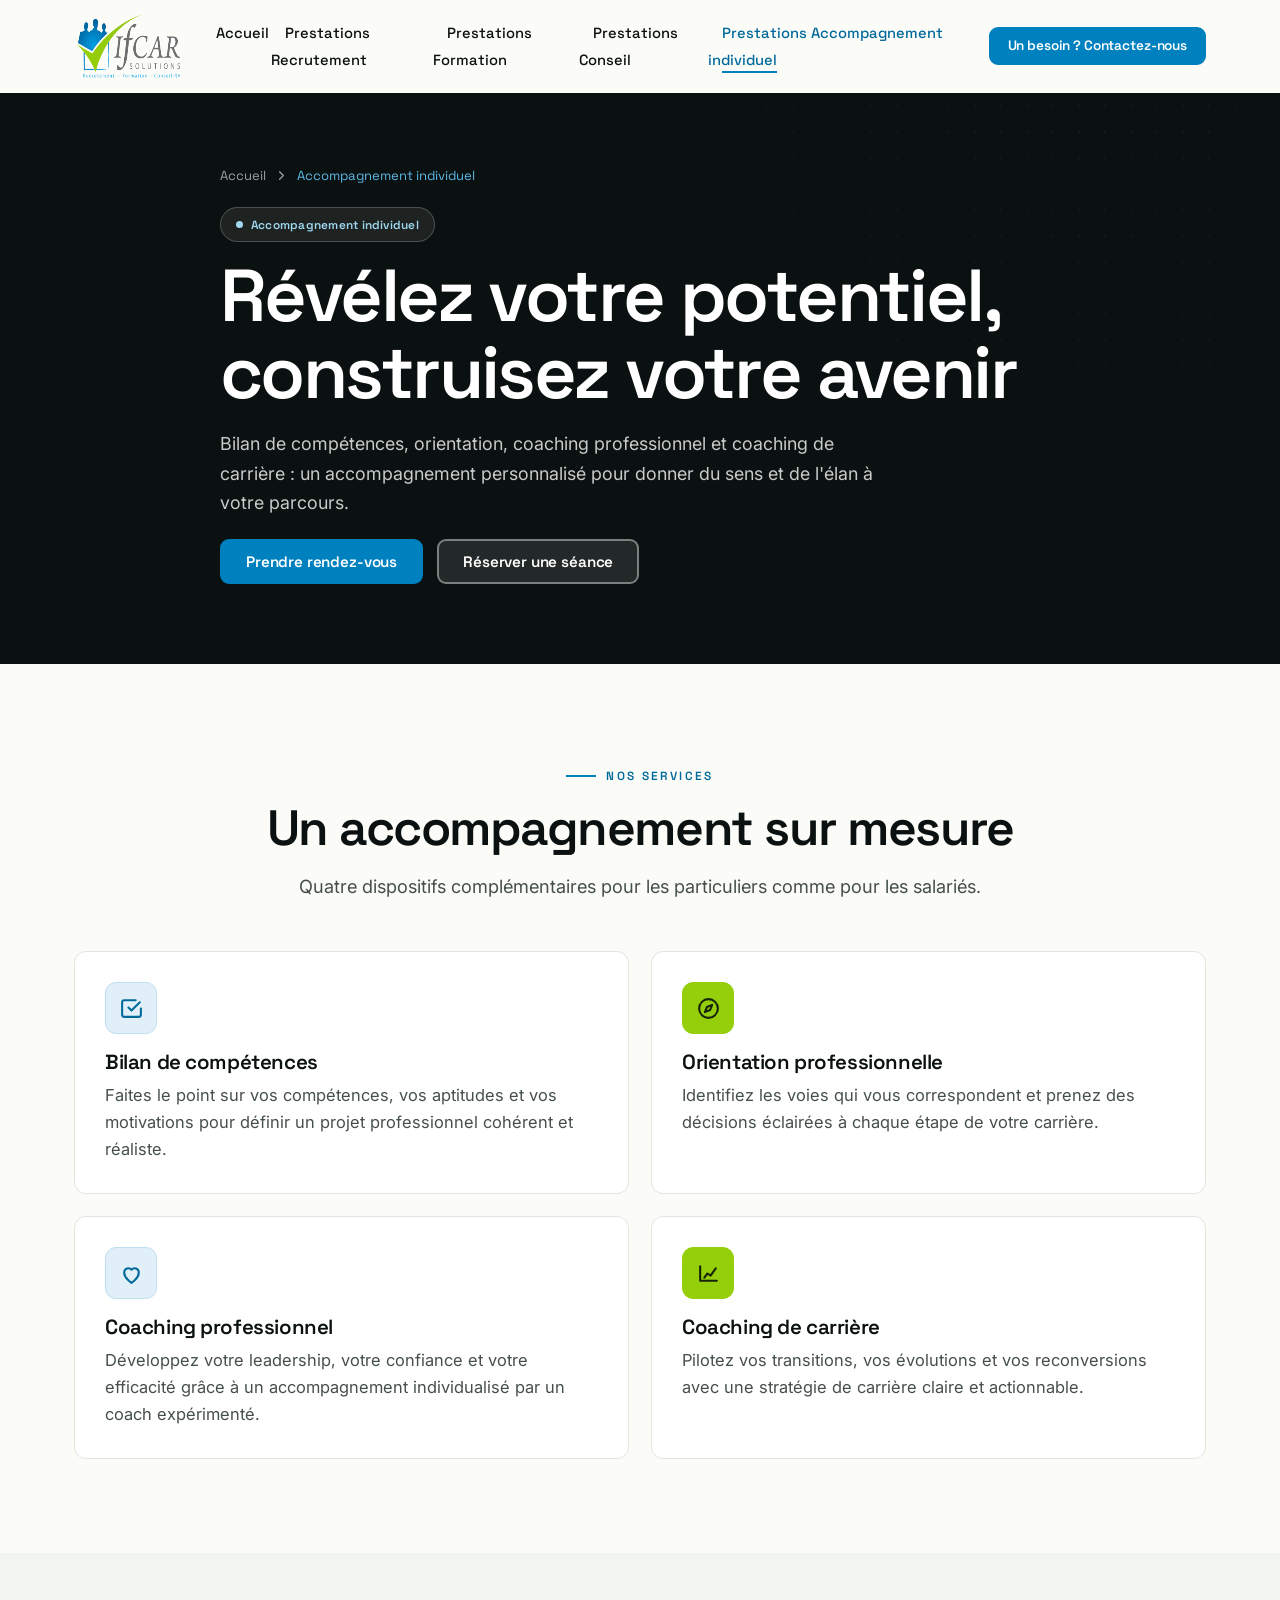
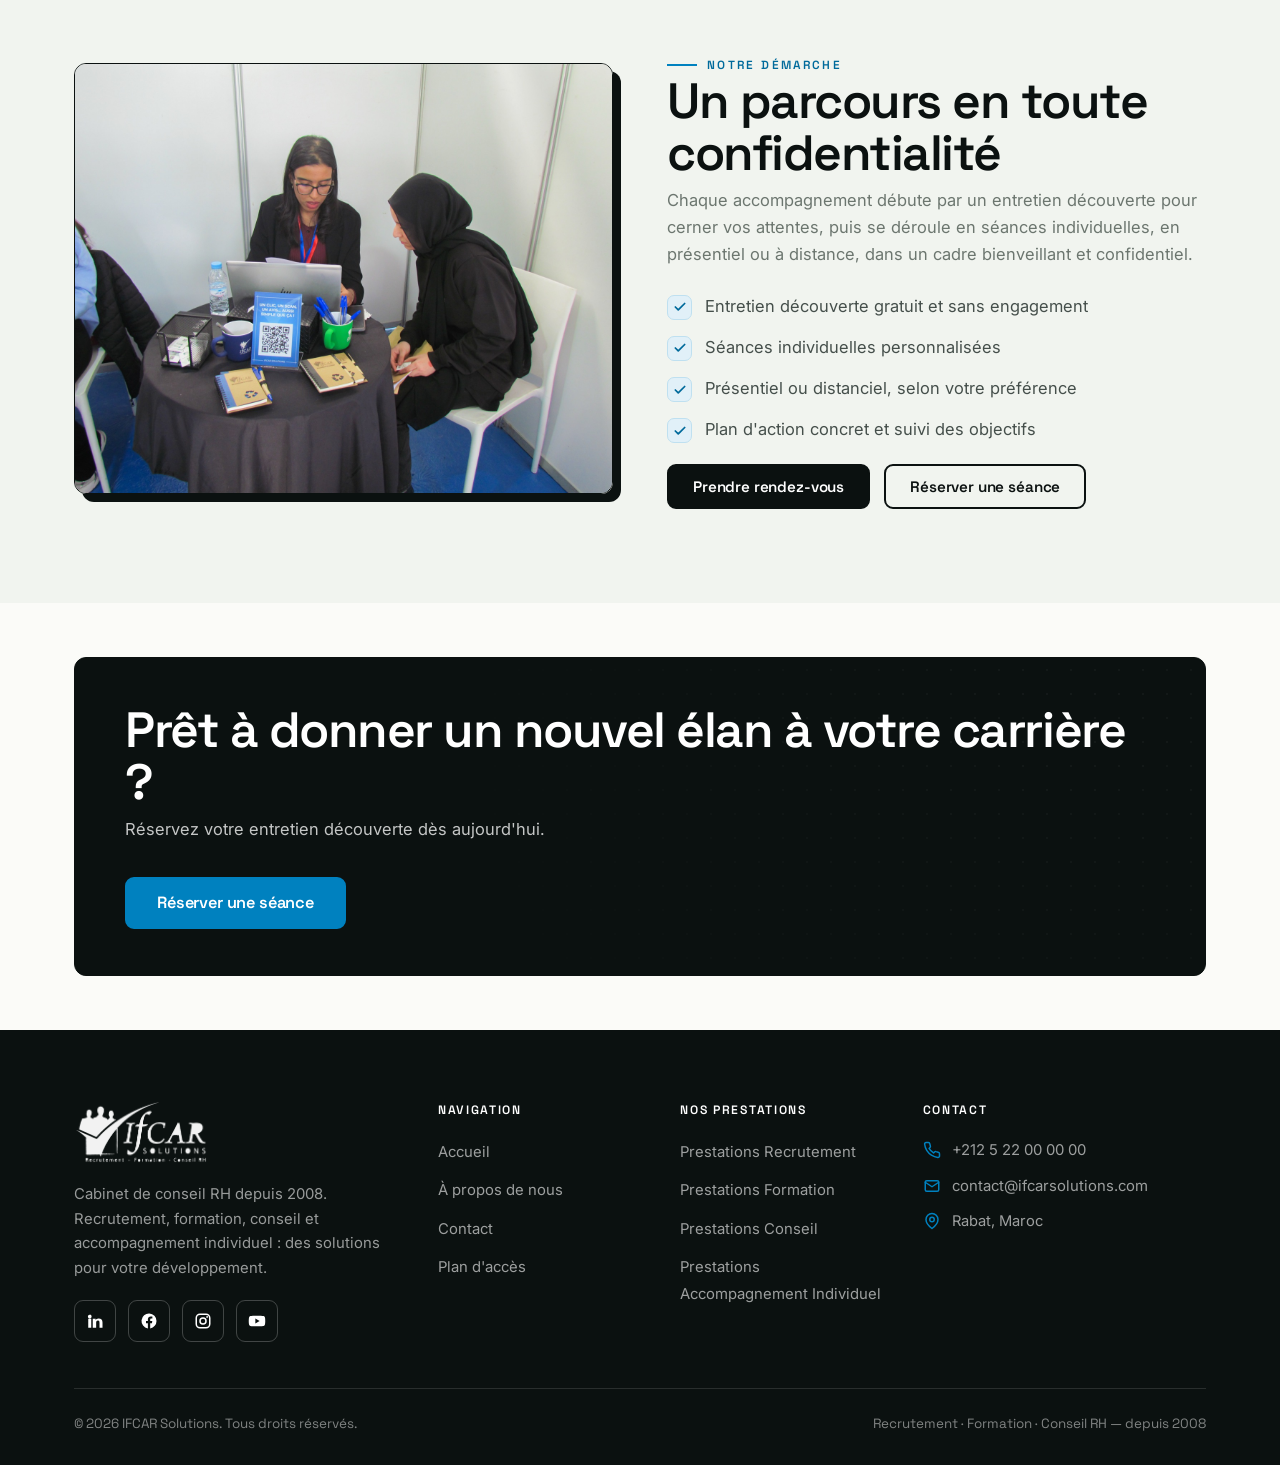
<file: accompagnement.html>
<!DOCTYPE html>
<html lang="fr">
<head>
<meta charset="UTF-8" />
<meta name="viewport" content="width=device-width, initial-scale=1.0" />
<title>Accompagnement individuel — IFCAR Solutions | Bilan, Coaching, Orientation</title>
<meta name="description" content="Accompagnement individuel IFCAR : bilan de compétences, orientation, coaching professionnel et de carrière, en présentiel ou à distance." />
<meta name="theme-color" content="#0b1110" />
<link rel="icon" type="image/png" sizes="32x32" href="assets/img/favicon-32.png" />
<link rel="apple-touch-icon" href="assets/img/favicon.png" />
<link rel="preconnect" href="https://fonts.googleapis.com" />
<link rel="preconnect" href="https://fonts.gstatic.com" crossorigin />
<link href="https://fonts.googleapis.com/css2?family=Space+Grotesk:wght@500;600;700&family=Inter:wght@400;500;600;700&display=swap" rel="stylesheet" />
<link rel="stylesheet" href="assets/css/style.css" />
</head>
<body>
<a class="skip-link" href="#main">Aller au contenu</a>

<header class="site-header">
  <div class="container nav">
    <a href="index.html" class="brand" aria-label="IFCAR Solutions — accueil"><img src="assets/img/logo.png" alt="IFCAR Solutions — Recrutement, Formation, Conseil RH" /></a>
    <nav class="nav-desktop" aria-label="Navigation principale">
      <ul class="nav-list">
        <li class="nav-item"><a href="index.html" class="nav-link" data-page="index.html">Accueil</a></li>
        <li class="nav-item"><a target="_blank" rel="noopener" href="recrutement.html" class="nav-link" data-page="recrutement.html">Prestations Recrutement</a></li>
        <li class="nav-item"><a target="_blank" rel="noopener" href="formation.html" class="nav-link" data-page="formation.html">Prestations Formation</a></li>
        <li class="nav-item"><a target="_blank" rel="noopener" href="conseil.html" class="nav-link" data-page="conseil.html">Prestations Conseil</a></li>
        <li class="nav-item"><a target="_blank" rel="noopener" href="accompagnement.html" class="nav-link" data-page="accompagnement.html">Prestations Accompagnement individuel</a></li>
      </ul>
    </nav>
    <div class="nav-actions">
      <a target="_blank" rel="noopener" href="contact.html" class="btn btn--gold btn--sm nav-contact">Un besoin ? Contactez-nous</a>
      <button class="burger" aria-label="Ouvrir le menu" aria-expanded="false" aria-controls="mobileNav"><span></span><span></span><span></span></button>
    </div>
  </div>
</header>

<div class="mobile-nav" id="mobileNav" aria-hidden="true">
  <nav class="mobile-nav__inner" aria-label="Navigation mobile">
    <a href="index.html" class="m-link" data-page="index.html">Accueil <svg viewBox="0 0 24 24" fill="none" stroke="currentColor" stroke-width="2"><path d="m9 6 6 6-6 6" stroke-linecap="round" stroke-linejoin="round"/></svg></a>
    <a target="_blank" rel="noopener" href="recrutement.html" class="m-link" data-page="recrutement.html">Prestations Recrutement <svg viewBox="0 0 24 24" fill="none" stroke="currentColor" stroke-width="2"><path d="m9 6 6 6-6 6" stroke-linecap="round" stroke-linejoin="round"/></svg></a>
    <a target="_blank" rel="noopener" href="formation.html" class="m-link" data-page="formation.html">Prestations Formation <svg viewBox="0 0 24 24" fill="none" stroke="currentColor" stroke-width="2"><path d="m9 6 6 6-6 6" stroke-linecap="round" stroke-linejoin="round"/></svg></a>
    <a target="_blank" rel="noopener" href="conseil.html" class="m-link" data-page="conseil.html">Prestations Conseil <svg viewBox="0 0 24 24" fill="none" stroke="currentColor" stroke-width="2"><path d="m9 6 6 6-6 6" stroke-linecap="round" stroke-linejoin="round"/></svg></a>
    <a target="_blank" rel="noopener" href="accompagnement.html" class="m-link" data-page="accompagnement.html">Prestations Accompagnement individuel <svg viewBox="0 0 24 24" fill="none" stroke="currentColor" stroke-width="2"><path d="m9 6 6 6-6 6" stroke-linecap="round" stroke-linejoin="round"/></svg></a>
    <a target="_blank" rel="noopener" href="contact.html" class="m-link" data-page="contact.html">Contact <svg viewBox="0 0 24 24" fill="none" stroke="currentColor" stroke-width="2"><path d="m9 6 6 6-6 6" stroke-linecap="round" stroke-linejoin="round"/></svg></a>
    <div class="mobile-nav__cta">
      <a target="_blank" rel="noopener" href="contact.html" class="btn btn--gold btn--lg">Un besoin ? Contactez-nous</a>
    </div>
    <div class="mobile-nav__foot">
      <div class="socials">
        <a href="#" aria-label="LinkedIn"><svg viewBox="0 0 24 24" fill="currentColor"><path d="M4.98 3.5A2.5 2.5 0 1 1 5 8.5a2.5 2.5 0 0 1-.02-5zM3 9h4v12H3zM9 9h3.8v1.7h.05c.53-1 1.83-2.05 3.77-2.05C20.5 8.65 22 10.8 22 14v7h-4v-6.2c0-1.5-.03-3.4-2.07-3.4-2.07 0-2.39 1.62-2.39 3.3V21H9z"/></svg></a>
        <a href="#" aria-label="Facebook"><svg viewBox="0 0 24 24" fill="currentColor"><path d="M22 12a10 10 0 1 0-11.5 9.9v-7H8v-2.9h2.5V9.8c0-2.5 1.5-3.9 3.8-3.9 1.1 0 2.2.2 2.2.2v2.5h-1.3c-1.2 0-1.6.8-1.6 1.6v1.8h2.8l-.45 2.9h-2.35v7A10 10 0 0 0 22 12z"/></svg></a>
        <a href="#" aria-label="Instagram"><svg viewBox="0 0 24 24" fill="none" stroke="currentColor" stroke-width="2"><rect x="3" y="3" width="18" height="18" rx="5"/><circle cx="12" cy="12" r="4"/><circle cx="17.5" cy="6.5" r="1.2" fill="currentColor" stroke="none"/></svg></a>
        <a href="#" aria-label="YouTube"><svg viewBox="0 0 24 24" fill="currentColor"><path d="M23 12s0-3.3-.4-4.8a2.5 2.5 0 0 0-1.8-1.8C19.3 5 12 5 12 5s-7.3 0-8.8.4a2.5 2.5 0 0 0-1.8 1.8C1 8.7 1 12 1 12s0 3.3.4 4.8a2.5 2.5 0 0 0 1.8 1.8C4.7 19 12 19 12 19s7.3 0 8.8-.4a2.5 2.5 0 0 0 1.8-1.8C23 15.3 23 12 23 12zM9.8 15.3V8.7l5.7 3.3z"/></svg></a>
      </div>
      <div class="m-contact">
        <a href="tel:+212522000000"><svg viewBox="0 0 24 24" fill="none" stroke="currentColor" stroke-width="2"><path d="M22 16.9v3a2 2 0 0 1-2.2 2 19.8 19.8 0 0 1-8.6-3 19.5 19.5 0 0 1-6-6 19.8 19.8 0 0 1-3-8.6A2 2 0 0 1 4.1 2h3a2 2 0 0 1 2 1.7c.1 1 .4 1.9.7 2.8a2 2 0 0 1-.5 2.1L8.1 9.9a16 16 0 0 0 6 6l1.3-1.3a2 2 0 0 1 2.1-.4c.9.3 1.8.6 2.8.7a2 2 0 0 1 1.7 2z" stroke-linecap="round" stroke-linejoin="round"/></svg>+212 5 22 00 00 00</a>
        <a href="mailto:contact@ifcarsolutions.com"><svg viewBox="0 0 24 24" fill="none" stroke="currentColor" stroke-width="2"><rect x="3" y="5" width="18" height="14" rx="2"/><path d="m3 7 9 6 9-6" stroke-linecap="round" stroke-linejoin="round"/></svg>contact@ifcarsolutions.com</a>
      </div>
    </div>
  </nav>
</div>

<main id="main">

<section class="page-hero">
  <div class="container page-hero__inner">
    <nav class="breadcrumb"><a href="index.html">Accueil</a><svg viewBox="0 0 24 24" fill="none" stroke="currentColor" stroke-width="2"><path d="m9 6 6 6-6 6" stroke-linecap="round" stroke-linejoin="round"/></svg><span>Accompagnement individuel</span></nav>
    <span class="pill"><span class="dot"></span>Accompagnement individuel</span>
    <h1 class="mt-s">Révélez votre potentiel, construisez votre avenir</h1>
    <p>Bilan de compétences, orientation, coaching professionnel et coaching de carrière : un accompagnement personnalisé pour donner du sens et de l'élan à votre parcours.</p>
    <div class="btn-row mt"><a target="_blank" rel="noopener" href="contact.html" class="btn btn--gold">Prendre rendez-vous</a><a target="_blank" rel="noopener" href="contact.html" class="btn btn--ghost-light">Réserver une séance</a></div>
  </div>
</section>

<section class="section">
  <div class="container">
    <div class="section-head center reveal">
      <span class="eyebrow eyebrow--center">Nos services</span>
      <h2>Un accompagnement sur mesure</h2>
      <p class="lead">Quatre dispositifs complémentaires pour les particuliers comme pour les salariés.</p>
    </div>
    <div class="grid g-2">
      <div class="card svc reveal" data-d="1"><div class="ic"><svg viewBox="0 0 24 24" fill="none" stroke="currentColor" stroke-width="2"><path d="M9 11l3 3 8-8M21 12v6a2 2 0 0 1-2 2H5a2 2 0 0 1-2-2V6a2 2 0 0 1 2-2h11" stroke-linecap="round" stroke-linejoin="round"/></svg></div><h3>Bilan de compétences</h3><p>Faites le point sur vos compétences, vos aptitudes et vos motivations pour définir un projet professionnel cohérent et réaliste.</p></div>
      <div class="card svc is-green reveal" data-d="2"><div class="ic"><svg viewBox="0 0 24 24" fill="none" stroke="currentColor" stroke-width="2"><circle cx="12" cy="12" r="9"/><path d="m15.5 8.5-2 5-5 2 2-5 5-2z" stroke-linecap="round" stroke-linejoin="round"/></svg></div><h3>Orientation professionnelle</h3><p>Identifiez les voies qui vous correspondent et prenez des décisions éclairées à chaque étape de votre carrière.</p></div>
      <div class="card svc reveal" data-d="3"><div class="ic"><svg viewBox="0 0 24 24" fill="none" stroke="currentColor" stroke-width="2"><path d="M12 21s-7-4.5-7-10a4 4 0 0 1 7-2.6A4 4 0 0 1 19 11c0 5.5-7 10-7 10z" stroke-linecap="round" stroke-linejoin="round"/></svg></div><h3>Coaching professionnel</h3><p>Développez votre leadership, votre confiance et votre efficacité grâce à un accompagnement individualisé par un coach expérimenté.</p></div>
      <div class="card svc is-green reveal" data-d="4"><div class="ic"><svg viewBox="0 0 24 24" fill="none" stroke="currentColor" stroke-width="2"><path d="M4 19V5M4 19h16M8 16l3-4 3 2 5-7" stroke-linecap="round" stroke-linejoin="round"/></svg></div><h3>Coaching de carrière</h3><p>Pilotez vos transitions, vos évolutions et vos reconversions avec une stratégie de carrière claire et actionnable.</p></div>
    </div>
  </div>
</section>

<section class="section section--soft">
  <div class="container">
    <div class="split">
      <div class="split__media media-frame reveal"><img src="assets/img/accompagnement.jpg" alt="Séance d'accompagnement individuel IFCAR Solutions" /></div>
      <div class="reveal" data-d="2">
        <span class="eyebrow">Notre démarche</span>
        <h2>Un parcours en toute confidentialité</h2>
        <p class="muted mt-s">Chaque accompagnement débute par un entretien découverte pour cerner vos attentes, puis se déroule en séances individuelles, en présentiel ou à distance, dans un cadre bienveillant et confidentiel.</p>
        <ul class="check-list">
          <li><span class="tick"><svg viewBox="0 0 24 24" fill="none" stroke="currentColor" stroke-width="3"><path d="M20 6 9 17l-5-5" stroke-linecap="round" stroke-linejoin="round"/></svg></span><span>Entretien découverte gratuit et sans engagement</span></li>
          <li><span class="tick"><svg viewBox="0 0 24 24" fill="none" stroke="currentColor" stroke-width="3"><path d="M20 6 9 17l-5-5" stroke-linecap="round" stroke-linejoin="round"/></svg></span><span>Séances individuelles personnalisées</span></li>
          <li><span class="tick"><svg viewBox="0 0 24 24" fill="none" stroke="currentColor" stroke-width="3"><path d="M20 6 9 17l-5-5" stroke-linecap="round" stroke-linejoin="round"/></svg></span><span>Présentiel ou distanciel, selon votre préférence</span></li>
          <li><span class="tick"><svg viewBox="0 0 24 24" fill="none" stroke="currentColor" stroke-width="3"><path d="M20 6 9 17l-5-5" stroke-linecap="round" stroke-linejoin="round"/></svg></span><span>Plan d'action concret et suivi des objectifs</span></li>
        </ul>
        <div class="btn-row mt"><a target="_blank" rel="noopener" href="contact.html" class="btn btn--blue">Prendre rendez-vous</a><a target="_blank" rel="noopener" href="contact.html" class="btn btn--outline">Réserver une séance</a></div>
      </div>
    </div>
  </div>
</section>

<section class="section--tight">
  <div class="container">
    <div class="cta-band reveal">
      <div class="cta-band__inner">
        <div><h2>Prêt à donner un nouvel élan à votre carrière ?</h2><p>Réservez votre entretien découverte dès aujourd'hui.</p></div>
        <div class="btn-row"><a target="_blank" rel="noopener" href="contact.html" class="btn btn--gold btn--lg">Réserver une séance</a></div>
      </div>
    </div>
  </div>
</section>

</main>

<footer class="footer">
  <div class="container">
    <div class="footer__grid">
      <div class="footer__brand">
        <img src="assets/img/logo.png" alt="IFCAR Solutions" />
        <p>Cabinet de conseil RH depuis 2008. Recrutement, formation, conseil et accompagnement individuel : des solutions pour votre développement.</p>
        <div class="socials">
          <a href="#" aria-label="LinkedIn"><svg viewBox="0 0 24 24" fill="currentColor"><path d="M4.98 3.5A2.5 2.5 0 1 1 5 8.5a2.5 2.5 0 0 1-.02-5zM3 9h4v12H3zM9 9h3.8v1.7h.05c.53-1 1.83-2.05 3.77-2.05C20.5 8.65 22 10.8 22 14v7h-4v-6.2c0-1.5-.03-3.4-2.07-3.4-2.07 0-2.39 1.62-2.39 3.3V21H9z"/></svg></a>
          <a href="#" aria-label="Facebook"><svg viewBox="0 0 24 24" fill="currentColor"><path d="M22 12a10 10 0 1 0-11.5 9.9v-7H8v-2.9h2.5V9.8c0-2.5 1.5-3.9 3.8-3.9 1.1 0 2.2.2 2.2.2v2.5h-1.3c-1.2 0-1.6.8-1.6 1.6v1.8h2.8l-.45 2.9h-2.35v7A10 10 0 0 0 22 12z"/></svg></a>
          <a href="#" aria-label="Instagram"><svg viewBox="0 0 24 24" fill="none" stroke="currentColor" stroke-width="2"><rect x="3" y="3" width="18" height="18" rx="5"/><circle cx="12" cy="12" r="4"/><circle cx="17.5" cy="6.5" r="1.2" fill="currentColor" stroke="none"/></svg></a>
          <a href="#" aria-label="YouTube"><svg viewBox="0 0 24 24" fill="currentColor"><path d="M23 12s0-3.3-.4-4.8a2.5 2.5 0 0 0-1.8-1.8C19.3 5 12 5 12 5s-7.3 0-8.8.4a2.5 2.5 0 0 0-1.8 1.8C1 8.7 1 12 1 12s0 3.3.4 4.8a2.5 2.5 0 0 0 1.8 1.8C4.7 19 12 19 12 19s7.3 0 8.8-.4a2.5 2.5 0 0 0 1.8-1.8C23 15.3 23 12 23 12zM9.8 15.3V8.7l5.7 3.3z"/></svg></a>
        </div>
      </div>
      <div><h5>Navigation</h5><ul><li><a href="index.html">Accueil</a></li><li><a target="_blank" rel="noopener" href="a-propos.html">À propos de nous</a></li><li><a target="_blank" rel="noopener" href="contact.html">Contact</a></li><li><a target="_blank" rel="noopener" href="contact.html#map">Plan d'accès</a></li></ul></div>
      <div><h5>Nos prestations</h5><ul><li><a target="_blank" rel="noopener" href="recrutement.html">Prestations Recrutement</a></li><li><a target="_blank" rel="noopener" href="formation.html">Prestations Formation</a></li><li><a target="_blank" rel="noopener" href="conseil.html">Prestations Conseil</a></li><li><a target="_blank" rel="noopener" href="accompagnement.html">Prestations Accompagnement Individuel</a></li></ul></div>
      <div>
        <h5>Contact</h5>
        <ul class="foot-contact">
          <li><svg viewBox="0 0 24 24" fill="none" stroke="currentColor" stroke-width="2"><path d="M22 16.9v3a2 2 0 0 1-2.2 2 19.8 19.8 0 0 1-8.6-3 19.5 19.5 0 0 1-6-6 19.8 19.8 0 0 1-3-8.6A2 2 0 0 1 4.1 2h3a2 2 0 0 1 2 1.7c.1 1 .4 1.9.7 2.8a2 2 0 0 1-.5 2.1L8.1 9.9a16 16 0 0 0 6 6l1.3-1.3a2 2 0 0 1 2.1-.4c.9.3 1.8.6 2.8.7a2 2 0 0 1 1.7 2z" stroke-linecap="round" stroke-linejoin="round"/></svg><a href="tel:+212522000000">+212 5 22 00 00 00</a></li>
          <li><svg viewBox="0 0 24 24" fill="none" stroke="currentColor" stroke-width="2"><rect x="3" y="5" width="18" height="14" rx="2"/><path d="m3 7 9 6 9-6" stroke-linecap="round" stroke-linejoin="round"/></svg><a href="mailto:contact@ifcarsolutions.com">contact@ifcarsolutions.com</a></li>
          <li><svg viewBox="0 0 24 24" fill="none" stroke="currentColor" stroke-width="2"><path d="M20 10c0 6-8 12-8 12s-8-6-8-12a8 8 0 0 1 16 0z" stroke-linecap="round" stroke-linejoin="round"/><circle cx="12" cy="10" r="3"/></svg><span>Rabat, Maroc</span></li>
        </ul>
      </div>
    </div>
    <div class="footer__bottom">
      <span>© <span id="year">2026</span> IFCAR Solutions. Tous droits réservés.</span>
      <span>Recrutement · Formation · Conseil RH — depuis 2008</span>
    </div>
  </div>
</footer>

<a target="_blank" rel="noopener" href="contact.html" class="btn btn--gold float-cta">Prendre RDV</a>

<script src="assets/js/main.js"></script>
</body>
</html>
</file>
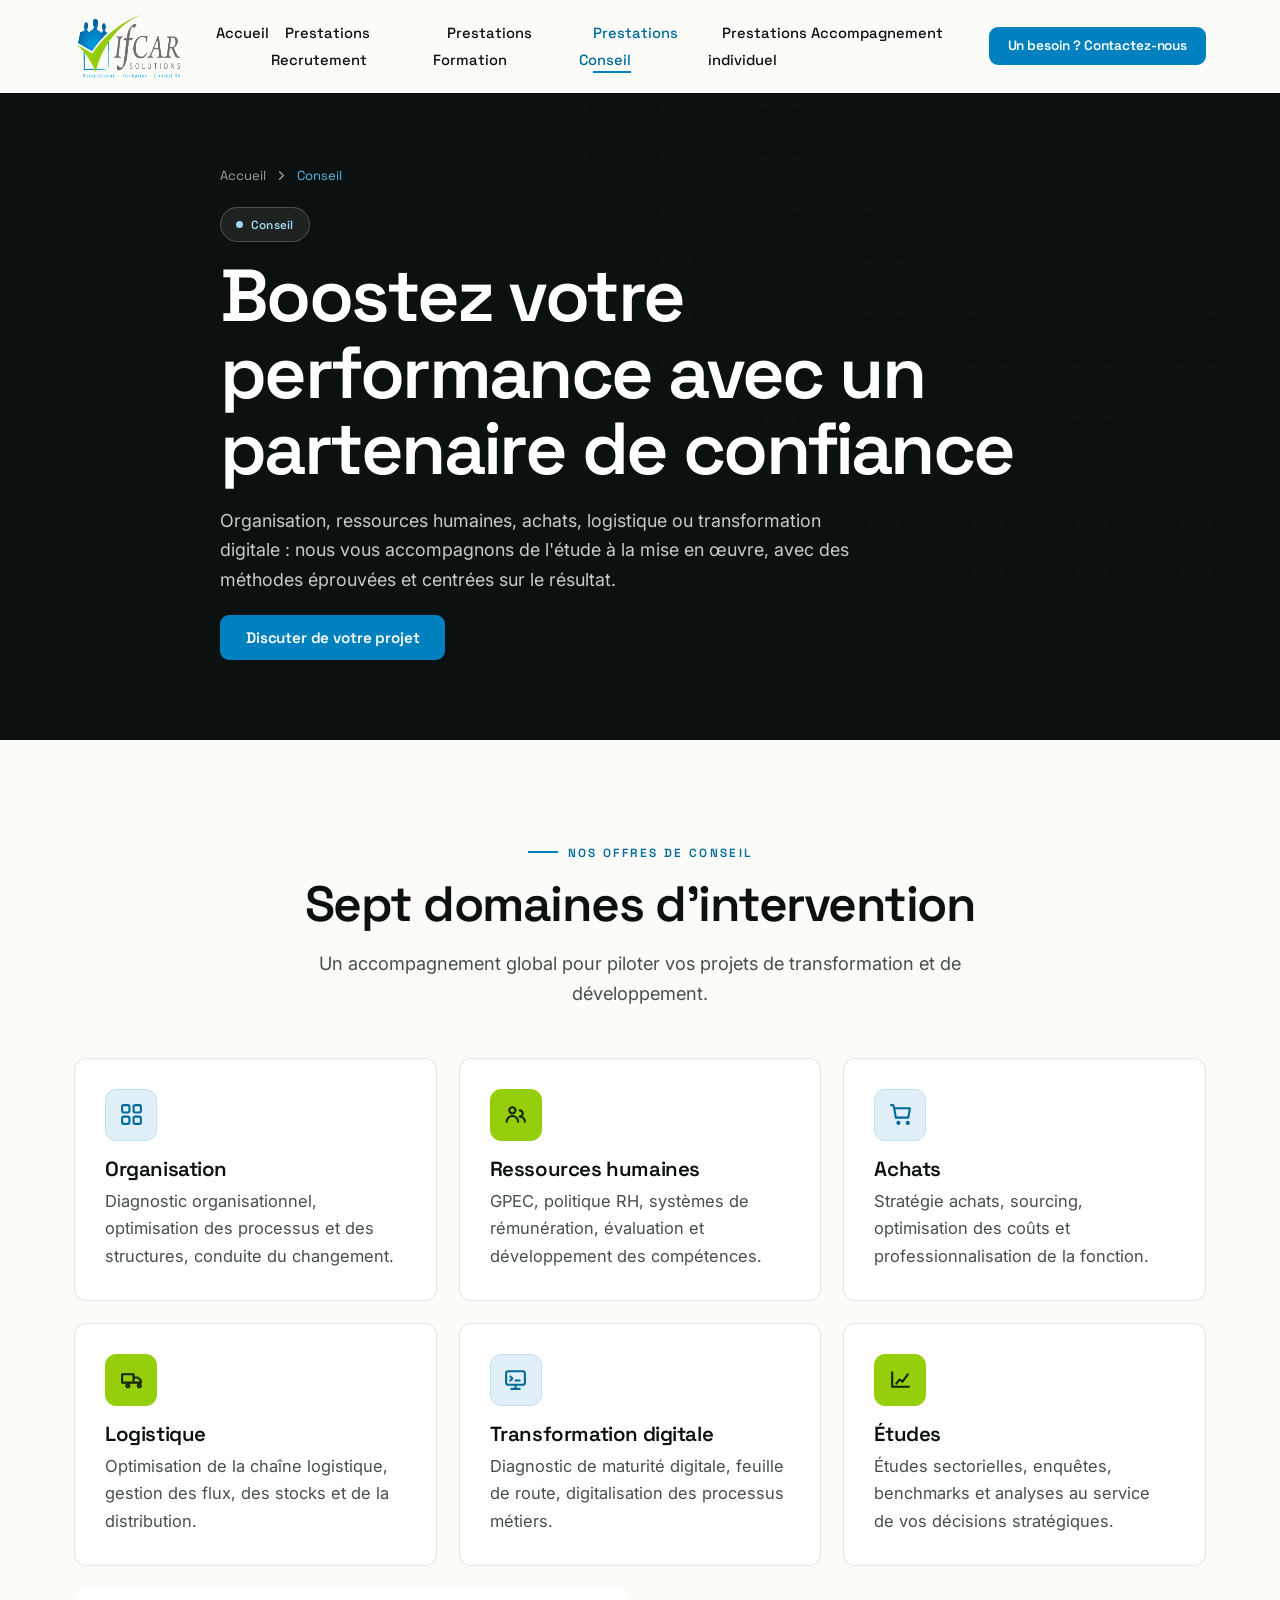
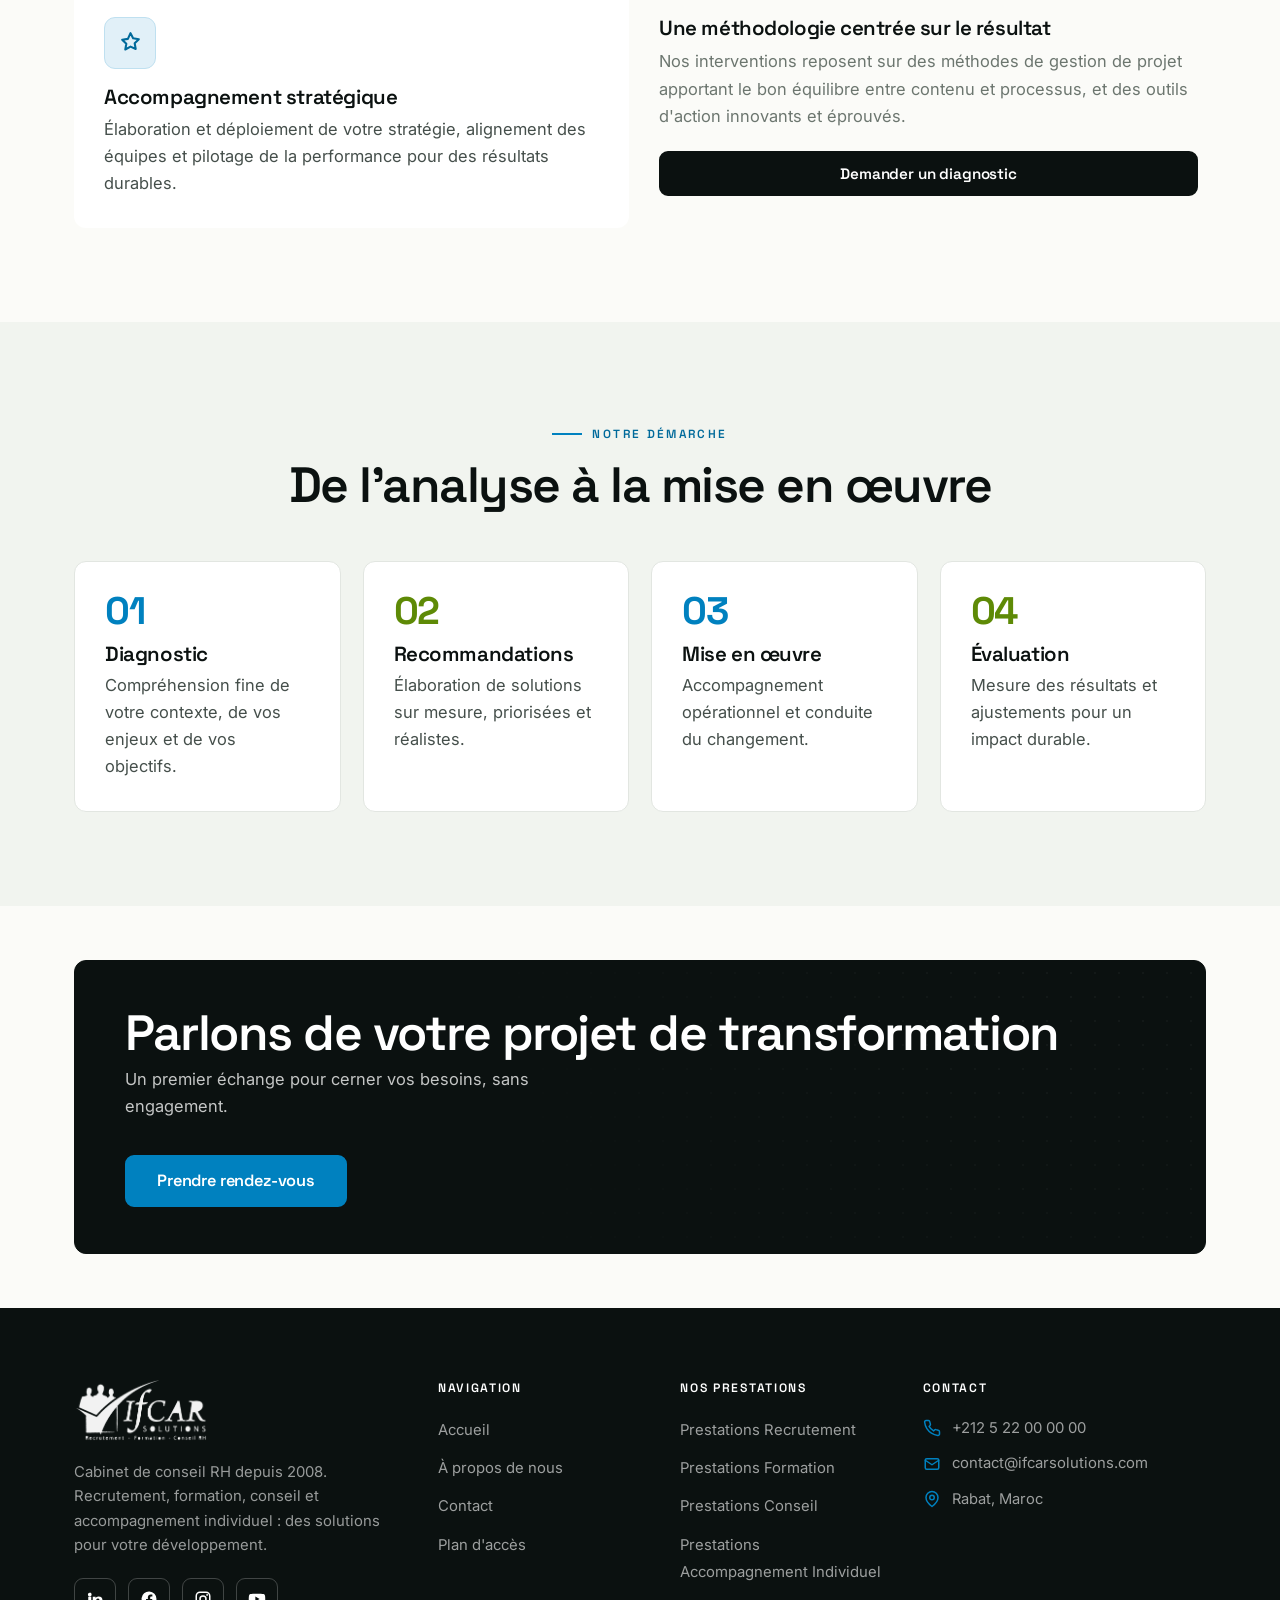
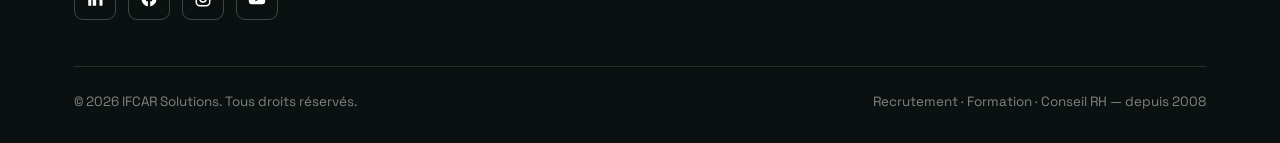
<file: conseil.html>
<!DOCTYPE html>
<html lang="fr">
<head>
<meta charset="UTF-8" />
<meta name="viewport" content="width=device-width, initial-scale=1.0" />
<title>Conseil — IFCAR Solutions | Organisation, RH, Transformation digitale</title>
<meta name="description" content="Conseil IFCAR : organisation, RH, achats, logistique, transformation digitale, études et accompagnement stratégique." />
<meta name="theme-color" content="#0b1110" />
<link rel="icon" type="image/png" sizes="32x32" href="assets/img/favicon-32.png" />
<link rel="apple-touch-icon" href="assets/img/favicon.png" />
<link rel="preconnect" href="https://fonts.googleapis.com" />
<link rel="preconnect" href="https://fonts.gstatic.com" crossorigin />
<link href="https://fonts.googleapis.com/css2?family=Space+Grotesk:wght@500;600;700&family=Inter:wght@400;500;600;700&display=swap" rel="stylesheet" />
<link rel="stylesheet" href="assets/css/style.css" />
</head>
<body>
<a class="skip-link" href="#main">Aller au contenu</a>

<header class="site-header">
  <div class="container nav">
    <a href="index.html" class="brand" aria-label="IFCAR Solutions — accueil"><img src="assets/img/logo.png" alt="IFCAR Solutions — Recrutement, Formation, Conseil RH" /></a>
    <nav class="nav-desktop" aria-label="Navigation principale">
      <ul class="nav-list">
        <li class="nav-item"><a href="index.html" class="nav-link" data-page="index.html">Accueil</a></li>
        <li class="nav-item"><a target="_blank" rel="noopener" href="recrutement.html" class="nav-link" data-page="recrutement.html">Prestations Recrutement</a></li>
        <li class="nav-item"><a target="_blank" rel="noopener" href="formation.html" class="nav-link" data-page="formation.html">Prestations Formation</a></li>
        <li class="nav-item"><a target="_blank" rel="noopener" href="conseil.html" class="nav-link" data-page="conseil.html">Prestations Conseil</a></li>
        <li class="nav-item"><a target="_blank" rel="noopener" href="accompagnement.html" class="nav-link" data-page="accompagnement.html">Prestations Accompagnement individuel</a></li>
      </ul>
    </nav>
    <div class="nav-actions">
      <a target="_blank" rel="noopener" href="contact.html" class="btn btn--gold btn--sm nav-contact">Un besoin ? Contactez-nous</a>
      <button class="burger" aria-label="Ouvrir le menu" aria-expanded="false" aria-controls="mobileNav"><span></span><span></span><span></span></button>
    </div>
  </div>
</header>

<div class="mobile-nav" id="mobileNav" aria-hidden="true">
  <nav class="mobile-nav__inner" aria-label="Navigation mobile">
    <a href="index.html" class="m-link" data-page="index.html">Accueil <svg viewBox="0 0 24 24" fill="none" stroke="currentColor" stroke-width="2"><path d="m9 6 6 6-6 6" stroke-linecap="round" stroke-linejoin="round"/></svg></a>
    <a target="_blank" rel="noopener" href="recrutement.html" class="m-link" data-page="recrutement.html">Prestations Recrutement <svg viewBox="0 0 24 24" fill="none" stroke="currentColor" stroke-width="2"><path d="m9 6 6 6-6 6" stroke-linecap="round" stroke-linejoin="round"/></svg></a>
    <a target="_blank" rel="noopener" href="formation.html" class="m-link" data-page="formation.html">Prestations Formation <svg viewBox="0 0 24 24" fill="none" stroke="currentColor" stroke-width="2"><path d="m9 6 6 6-6 6" stroke-linecap="round" stroke-linejoin="round"/></svg></a>
    <a target="_blank" rel="noopener" href="conseil.html" class="m-link" data-page="conseil.html">Prestations Conseil <svg viewBox="0 0 24 24" fill="none" stroke="currentColor" stroke-width="2"><path d="m9 6 6 6-6 6" stroke-linecap="round" stroke-linejoin="round"/></svg></a>
    <a target="_blank" rel="noopener" href="accompagnement.html" class="m-link" data-page="accompagnement.html">Prestations Accompagnement individuel <svg viewBox="0 0 24 24" fill="none" stroke="currentColor" stroke-width="2"><path d="m9 6 6 6-6 6" stroke-linecap="round" stroke-linejoin="round"/></svg></a>
    <a target="_blank" rel="noopener" href="contact.html" class="m-link" data-page="contact.html">Contact <svg viewBox="0 0 24 24" fill="none" stroke="currentColor" stroke-width="2"><path d="m9 6 6 6-6 6" stroke-linecap="round" stroke-linejoin="round"/></svg></a>
    <div class="mobile-nav__cta">
      <a target="_blank" rel="noopener" href="contact.html" class="btn btn--gold btn--lg">Un besoin ? Contactez-nous</a>
    </div>
    <div class="mobile-nav__foot">
      <div class="socials">
        <a href="#" aria-label="LinkedIn"><svg viewBox="0 0 24 24" fill="currentColor"><path d="M4.98 3.5A2.5 2.5 0 1 1 5 8.5a2.5 2.5 0 0 1-.02-5zM3 9h4v12H3zM9 9h3.8v1.7h.05c.53-1 1.83-2.05 3.77-2.05C20.5 8.65 22 10.8 22 14v7h-4v-6.2c0-1.5-.03-3.4-2.07-3.4-2.07 0-2.39 1.62-2.39 3.3V21H9z"/></svg></a>
        <a href="#" aria-label="Facebook"><svg viewBox="0 0 24 24" fill="currentColor"><path d="M22 12a10 10 0 1 0-11.5 9.9v-7H8v-2.9h2.5V9.8c0-2.5 1.5-3.9 3.8-3.9 1.1 0 2.2.2 2.2.2v2.5h-1.3c-1.2 0-1.6.8-1.6 1.6v1.8h2.8l-.45 2.9h-2.35v7A10 10 0 0 0 22 12z"/></svg></a>
        <a href="#" aria-label="Instagram"><svg viewBox="0 0 24 24" fill="none" stroke="currentColor" stroke-width="2"><rect x="3" y="3" width="18" height="18" rx="5"/><circle cx="12" cy="12" r="4"/><circle cx="17.5" cy="6.5" r="1.2" fill="currentColor" stroke="none"/></svg></a>
        <a href="#" aria-label="YouTube"><svg viewBox="0 0 24 24" fill="currentColor"><path d="M23 12s0-3.3-.4-4.8a2.5 2.5 0 0 0-1.8-1.8C19.3 5 12 5 12 5s-7.3 0-8.8.4a2.5 2.5 0 0 0-1.8 1.8C1 8.7 1 12 1 12s0 3.3.4 4.8a2.5 2.5 0 0 0 1.8 1.8C4.7 19 12 19 12 19s7.3 0 8.8-.4a2.5 2.5 0 0 0 1.8-1.8C23 15.3 23 12 23 12zM9.8 15.3V8.7l5.7 3.3z"/></svg></a>
      </div>
      <div class="m-contact">
        <a href="tel:+212522000000"><svg viewBox="0 0 24 24" fill="none" stroke="currentColor" stroke-width="2"><path d="M22 16.9v3a2 2 0 0 1-2.2 2 19.8 19.8 0 0 1-8.6-3 19.5 19.5 0 0 1-6-6 19.8 19.8 0 0 1-3-8.6A2 2 0 0 1 4.1 2h3a2 2 0 0 1 2 1.7c.1 1 .4 1.9.7 2.8a2 2 0 0 1-.5 2.1L8.1 9.9a16 16 0 0 0 6 6l1.3-1.3a2 2 0 0 1 2.1-.4c.9.3 1.8.6 2.8.7a2 2 0 0 1 1.7 2z" stroke-linecap="round" stroke-linejoin="round"/></svg>+212 5 22 00 00 00</a>
        <a href="mailto:contact@ifcarsolutions.com"><svg viewBox="0 0 24 24" fill="none" stroke="currentColor" stroke-width="2"><rect x="3" y="5" width="18" height="14" rx="2"/><path d="m3 7 9 6 9-6" stroke-linecap="round" stroke-linejoin="round"/></svg>contact@ifcarsolutions.com</a>
      </div>
    </div>
  </nav>
</div>

<main id="main">

<section class="page-hero">
  <div class="container page-hero__inner">
    <nav class="breadcrumb"><a href="index.html">Accueil</a><svg viewBox="0 0 24 24" fill="none" stroke="currentColor" stroke-width="2"><path d="m9 6 6 6-6 6" stroke-linecap="round" stroke-linejoin="round"/></svg><span>Conseil</span></nav>
    <span class="pill"><span class="dot"></span>Conseil</span>
    <h1 class="mt-s">Boostez votre performance avec un partenaire de confiance</h1>
    <p>Organisation, ressources humaines, achats, logistique ou transformation digitale : nous vous accompagnons de l'étude à la mise en œuvre, avec des méthodes éprouvées et centrées sur le résultat.</p>
    <div class="btn-row mt"><a target="_blank" rel="noopener" href="contact.html" class="btn btn--gold">Discuter de votre projet</a></div>
  </div>
</section>

<section class="section">
  <div class="container">
    <div class="section-head center reveal">
      <span class="eyebrow eyebrow--center">Nos offres de conseil</span>
      <h2>Sept domaines d'intervention</h2>
      <p class="lead">Un accompagnement global pour piloter vos projets de transformation et de développement.</p>
    </div>
    <div class="grid g-3">
      <div class="card svc reveal" data-d="1"><div class="ic"><svg viewBox="0 0 24 24" fill="none" stroke="currentColor" stroke-width="2"><rect x="3" y="3" width="7" height="7" rx="1.5"/><rect x="14" y="3" width="7" height="7" rx="1.5"/><rect x="3" y="14" width="7" height="7" rx="1.5"/><rect x="14" y="14" width="7" height="7" rx="1.5"/></svg></div><h3>Organisation</h3><p>Diagnostic organisationnel, optimisation des processus et des structures, conduite du changement.</p></div>
      <div class="card svc is-green reveal" data-d="2"><div class="ic"><svg viewBox="0 0 24 24" fill="none" stroke="currentColor" stroke-width="2"><circle cx="9" cy="8" r="3"/><path d="M3.5 19a5.5 5.5 0 0 1 11 0M16 8a3 3 0 0 1 0 6M21 19a5 5 0 0 0-4-4.9" stroke-linecap="round"/></svg></div><h3>Ressources humaines</h3><p>GPEC, politique RH, systèmes de rémunération, évaluation et développement des compétences.</p></div>
      <div class="card svc reveal" data-d="3"><div class="ic"><svg viewBox="0 0 24 24" fill="none" stroke="currentColor" stroke-width="2"><path d="M6 6h15l-1.5 9H7.5L6 6zM6 6 5 3H3M9 20a1 1 0 1 0 0-.01M18 20a1 1 0 1 0 0-.01" stroke-linecap="round" stroke-linejoin="round"/></svg></div><h3>Achats</h3><p>Stratégie achats, sourcing, optimisation des coûts et professionnalisation de la fonction.</p></div>
      <div class="card svc is-green reveal" data-d="1"><div class="ic"><svg viewBox="0 0 24 24" fill="none" stroke="currentColor" stroke-width="2"><path d="M3 7h11v8H3zM14 10h4l3 3v2h-7M7 18a1.5 1.5 0 1 0 0-.01M18 18a1.5 1.5 0 1 0 0-.01" stroke-linecap="round" stroke-linejoin="round"/></svg></div><h3>Logistique</h3><p>Optimisation de la chaîne logistique, gestion des flux, des stocks et de la distribution.</p></div>
      <div class="card svc reveal" data-d="2"><div class="ic"><svg viewBox="0 0 24 24" fill="none" stroke="currentColor" stroke-width="2"><rect x="3" y="4" width="18" height="13" rx="2"/><path d="M8 21h8M12 17v4M7 9l2 2-2 2M12 13h4" stroke-linecap="round" stroke-linejoin="round"/></svg></div><h3>Transformation digitale</h3><p>Diagnostic de maturité digitale, feuille de route, digitalisation des processus métiers.</p></div>
      <div class="card svc is-green reveal" data-d="3"><div class="ic"><svg viewBox="0 0 24 24" fill="none" stroke="currentColor" stroke-width="2"><path d="M4 19V5M4 19h16M8 16l3-4 3 2 5-7" stroke-linecap="round" stroke-linejoin="round"/></svg></div><h3>Études</h3><p>Études sectorielles, enquêtes, benchmarks et analyses au service de vos décisions stratégiques.</p></div>
    </div>
    <div class="grid g-2 mt">
      <div class="card svc reveal" style="border:2px solid var(--gold)"><div class="ic"><svg viewBox="0 0 24 24" fill="none" stroke="currentColor" stroke-width="2"><path d="M12 3l2.5 5 5.5.8-4 3.9 1 5.5L12 16l-5 2.7 1-5.5-4-3.9 5.5-.8L12 3z" stroke-linecap="round" stroke-linejoin="round"/></svg></div><h3>Accompagnement stratégique</h3><p>Élaboration et déploiement de votre stratégie, alignement des équipes et pilotage de la performance pour des résultats durables.</p></div>
      <div class="reveal" data-d="2" style="display:flex;flex-direction:column;justify-content:center;padding:8px">
        <h3>Une méthodologie centrée sur le résultat</h3>
        <p class="muted mt-s">Nos interventions reposent sur des méthodes de gestion de projet apportant le bon équilibre entre contenu et processus, et des outils d'action innovants et éprouvés.</p>
        <a target="_blank" rel="noopener" href="contact.html" class="btn btn--blue mt">Demander un diagnostic</a>
      </div>
    </div>
  </div>
</section>

<section class="section section--soft">
  <div class="container">
    <div class="section-head center reveal">
      <span class="eyebrow eyebrow--center">Notre démarche</span>
      <h2>De l'analyse à la mise en œuvre</h2>
    </div>
    <div class="grid g-4">
      <div class="value-card reveal" data-d="1"><div class="vnum">01</div><h3>Diagnostic</h3><p>Compréhension fine de votre contexte, de vos enjeux et de vos objectifs.</p></div>
      <div class="value-card reveal" data-d="2"><div class="vnum">02</div><h3>Recommandations</h3><p>Élaboration de solutions sur mesure, priorisées et réalistes.</p></div>
      <div class="value-card reveal" data-d="3"><div class="vnum">03</div><h3>Mise en œuvre</h3><p>Accompagnement opérationnel et conduite du changement.</p></div>
      <div class="value-card reveal" data-d="4"><div class="vnum">04</div><h3>Évaluation</h3><p>Mesure des résultats et ajustements pour un impact durable.</p></div>
    </div>
  </div>
</section>

<section class="section--tight">
  <div class="container">
    <div class="cta-band reveal">
      <div class="cta-band__inner">
        <div><h2>Parlons de votre projet de transformation</h2><p>Un premier échange pour cerner vos besoins, sans engagement.</p></div>
        <div class="btn-row"><a target="_blank" rel="noopener" href="contact.html" class="btn btn--gold btn--lg">Prendre rendez-vous</a></div>
      </div>
    </div>
  </div>
</section>

</main>

<footer class="footer">
  <div class="container">
    <div class="footer__grid">
      <div class="footer__brand">
        <img src="assets/img/logo.png" alt="IFCAR Solutions" />
        <p>Cabinet de conseil RH depuis 2008. Recrutement, formation, conseil et accompagnement individuel : des solutions pour votre développement.</p>
        <div class="socials">
          <a href="#" aria-label="LinkedIn"><svg viewBox="0 0 24 24" fill="currentColor"><path d="M4.98 3.5A2.5 2.5 0 1 1 5 8.5a2.5 2.5 0 0 1-.02-5zM3 9h4v12H3zM9 9h3.8v1.7h.05c.53-1 1.83-2.05 3.77-2.05C20.5 8.65 22 10.8 22 14v7h-4v-6.2c0-1.5-.03-3.4-2.07-3.4-2.07 0-2.39 1.62-2.39 3.3V21H9z"/></svg></a>
          <a href="#" aria-label="Facebook"><svg viewBox="0 0 24 24" fill="currentColor"><path d="M22 12a10 10 0 1 0-11.5 9.9v-7H8v-2.9h2.5V9.8c0-2.5 1.5-3.9 3.8-3.9 1.1 0 2.2.2 2.2.2v2.5h-1.3c-1.2 0-1.6.8-1.6 1.6v1.8h2.8l-.45 2.9h-2.35v7A10 10 0 0 0 22 12z"/></svg></a>
          <a href="#" aria-label="Instagram"><svg viewBox="0 0 24 24" fill="none" stroke="currentColor" stroke-width="2"><rect x="3" y="3" width="18" height="18" rx="5"/><circle cx="12" cy="12" r="4"/><circle cx="17.5" cy="6.5" r="1.2" fill="currentColor" stroke="none"/></svg></a>
          <a href="#" aria-label="YouTube"><svg viewBox="0 0 24 24" fill="currentColor"><path d="M23 12s0-3.3-.4-4.8a2.5 2.5 0 0 0-1.8-1.8C19.3 5 12 5 12 5s-7.3 0-8.8.4a2.5 2.5 0 0 0-1.8 1.8C1 8.7 1 12 1 12s0 3.3.4 4.8a2.5 2.5 0 0 0 1.8 1.8C4.7 19 12 19 12 19s7.3 0 8.8-.4a2.5 2.5 0 0 0 1.8-1.8C23 15.3 23 12 23 12zM9.8 15.3V8.7l5.7 3.3z"/></svg></a>
        </div>
      </div>
      <div><h5>Navigation</h5><ul><li><a href="index.html">Accueil</a></li><li><a target="_blank" rel="noopener" href="a-propos.html">À propos de nous</a></li><li><a target="_blank" rel="noopener" href="contact.html">Contact</a></li><li><a target="_blank" rel="noopener" href="contact.html#map">Plan d'accès</a></li></ul></div>
      <div><h5>Nos prestations</h5><ul><li><a target="_blank" rel="noopener" href="recrutement.html">Prestations Recrutement</a></li><li><a target="_blank" rel="noopener" href="formation.html">Prestations Formation</a></li><li><a target="_blank" rel="noopener" href="conseil.html">Prestations Conseil</a></li><li><a target="_blank" rel="noopener" href="accompagnement.html">Prestations Accompagnement Individuel</a></li></ul></div>
      <div>
        <h5>Contact</h5>
        <ul class="foot-contact">
          <li><svg viewBox="0 0 24 24" fill="none" stroke="currentColor" stroke-width="2"><path d="M22 16.9v3a2 2 0 0 1-2.2 2 19.8 19.8 0 0 1-8.6-3 19.5 19.5 0 0 1-6-6 19.8 19.8 0 0 1-3-8.6A2 2 0 0 1 4.1 2h3a2 2 0 0 1 2 1.7c.1 1 .4 1.9.7 2.8a2 2 0 0 1-.5 2.1L8.1 9.9a16 16 0 0 0 6 6l1.3-1.3a2 2 0 0 1 2.1-.4c.9.3 1.8.6 2.8.7a2 2 0 0 1 1.7 2z" stroke-linecap="round" stroke-linejoin="round"/></svg><a href="tel:+212522000000">+212 5 22 00 00 00</a></li>
          <li><svg viewBox="0 0 24 24" fill="none" stroke="currentColor" stroke-width="2"><rect x="3" y="5" width="18" height="14" rx="2"/><path d="m3 7 9 6 9-6" stroke-linecap="round" stroke-linejoin="round"/></svg><a href="mailto:contact@ifcarsolutions.com">contact@ifcarsolutions.com</a></li>
          <li><svg viewBox="0 0 24 24" fill="none" stroke="currentColor" stroke-width="2"><path d="M20 10c0 6-8 12-8 12s-8-6-8-12a8 8 0 0 1 16 0z" stroke-linecap="round" stroke-linejoin="round"/><circle cx="12" cy="10" r="3"/></svg><span>Rabat, Maroc</span></li>
        </ul>
      </div>
    </div>
    <div class="footer__bottom">
      <span>© <span id="year">2026</span> IFCAR Solutions. Tous droits réservés.</span>
      <span>Recrutement · Formation · Conseil RH — depuis 2008</span>
    </div>
  </div>
</footer>

<a target="_blank" rel="noopener" href="contact.html" class="btn btn--gold float-cta">Prendre RDV</a>

<script src="assets/js/main.js"></script>
</body>
</html>
</file>
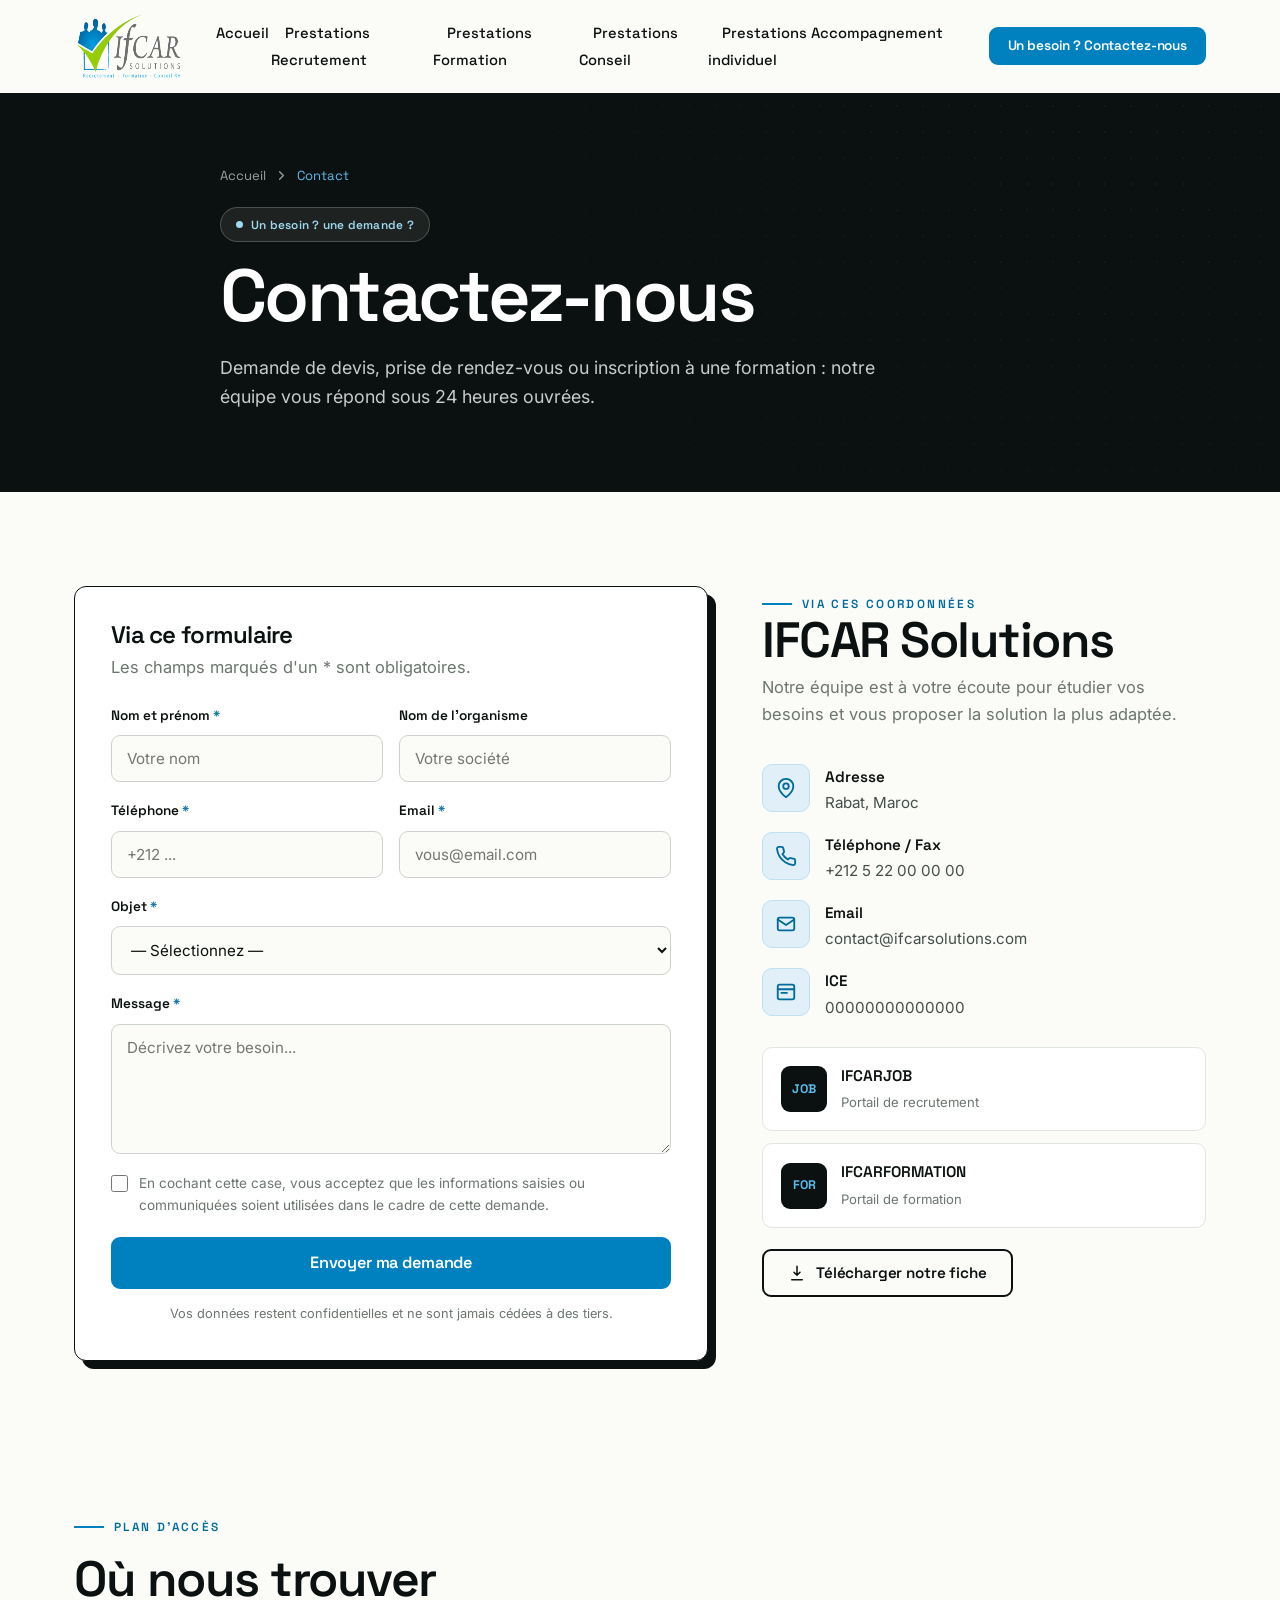
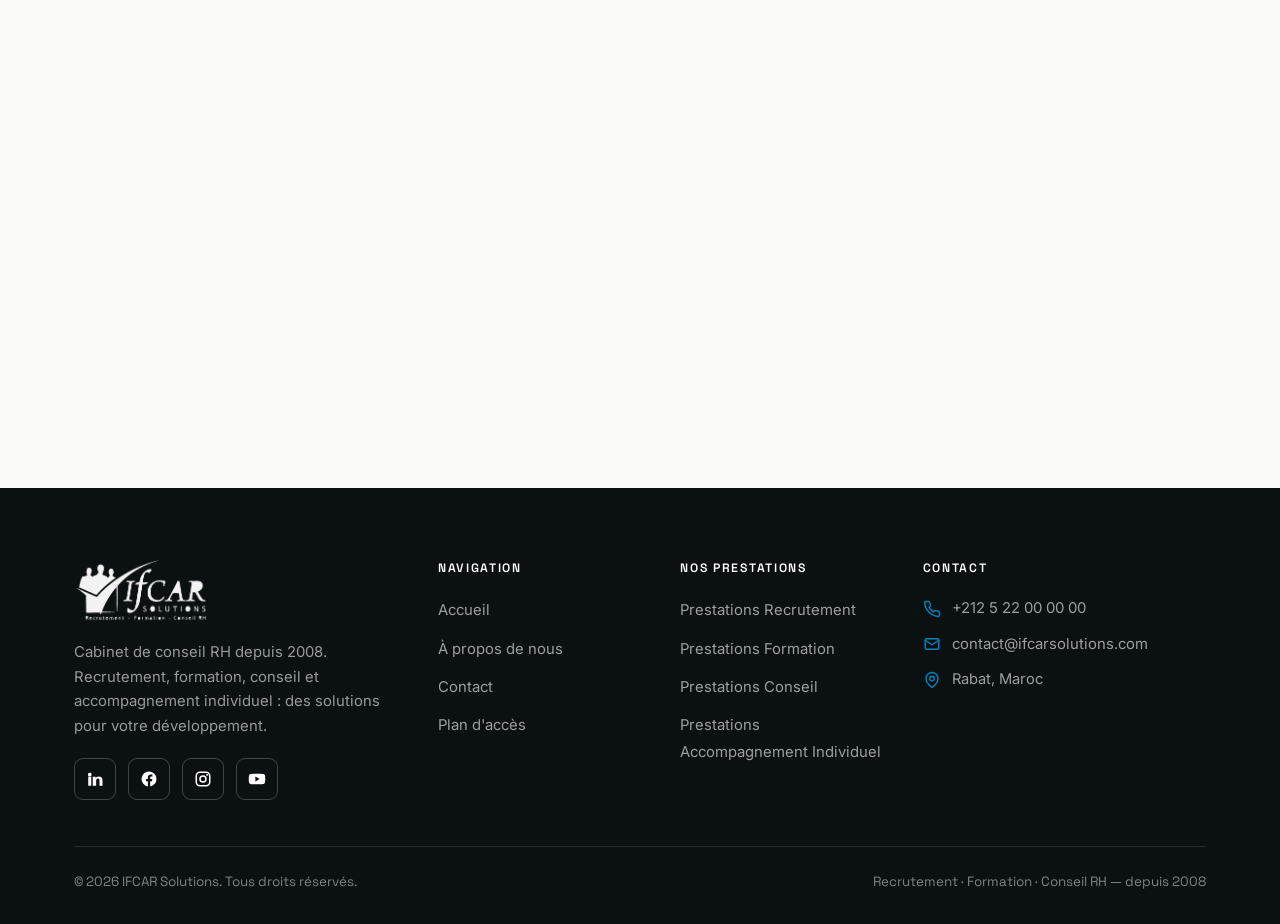
<file: contact.html>
<!DOCTYPE html>
<html lang="fr">
<head>
<meta charset="UTF-8" />
<meta name="viewport" content="width=device-width, initial-scale=1.0" />
<title>Contact — IFCAR Solutions | Devis, Rendez-vous & Inscriptions</title>
<meta name="description" content="Contactez IFCAR Solutions pour un devis, un rendez-vous ou une inscription. Cabinet de conseil RH à Rabat." />
<meta name="theme-color" content="#0b1110" />
<link rel="icon" type="image/png" sizes="32x32" href="assets/img/favicon-32.png" />
<link rel="apple-touch-icon" href="assets/img/favicon.png" />
<link rel="preconnect" href="https://fonts.googleapis.com" />
<link rel="preconnect" href="https://fonts.gstatic.com" crossorigin />
<link href="https://fonts.googleapis.com/css2?family=Space+Grotesk:wght@500;600;700&family=Inter:wght@400;500;600;700&display=swap" rel="stylesheet" />
<link rel="stylesheet" href="assets/css/style.css" />
</head>
<body>
<a class="skip-link" href="#main">Aller au contenu</a>

<header class="site-header">
  <div class="container nav">
    <a href="index.html" class="brand" aria-label="IFCAR Solutions — accueil"><img src="assets/img/logo.png" alt="IFCAR Solutions — Recrutement, Formation, Conseil RH" /></a>
    <nav class="nav-desktop" aria-label="Navigation principale">
      <ul class="nav-list">
        <li class="nav-item"><a href="index.html" class="nav-link" data-page="index.html">Accueil</a></li>
        <li class="nav-item"><a target="_blank" rel="noopener" href="recrutement.html" class="nav-link" data-page="recrutement.html">Prestations Recrutement</a></li>
        <li class="nav-item"><a target="_blank" rel="noopener" href="formation.html" class="nav-link" data-page="formation.html">Prestations Formation</a></li>
        <li class="nav-item"><a target="_blank" rel="noopener" href="conseil.html" class="nav-link" data-page="conseil.html">Prestations Conseil</a></li>
        <li class="nav-item"><a target="_blank" rel="noopener" href="accompagnement.html" class="nav-link" data-page="accompagnement.html">Prestations Accompagnement individuel</a></li>
      </ul>
    </nav>
    <div class="nav-actions">
      <a target="_blank" rel="noopener" href="contact.html" class="btn btn--gold btn--sm nav-contact">Un besoin ? Contactez-nous</a>
      <button class="burger" aria-label="Ouvrir le menu" aria-expanded="false" aria-controls="mobileNav"><span></span><span></span><span></span></button>
    </div>
  </div>
</header>

<div class="mobile-nav" id="mobileNav" aria-hidden="true">
  <nav class="mobile-nav__inner" aria-label="Navigation mobile">
    <a href="index.html" class="m-link" data-page="index.html">Accueil <svg viewBox="0 0 24 24" fill="none" stroke="currentColor" stroke-width="2"><path d="m9 6 6 6-6 6" stroke-linecap="round" stroke-linejoin="round"/></svg></a>
    <a target="_blank" rel="noopener" href="recrutement.html" class="m-link" data-page="recrutement.html">Prestations Recrutement <svg viewBox="0 0 24 24" fill="none" stroke="currentColor" stroke-width="2"><path d="m9 6 6 6-6 6" stroke-linecap="round" stroke-linejoin="round"/></svg></a>
    <a target="_blank" rel="noopener" href="formation.html" class="m-link" data-page="formation.html">Prestations Formation <svg viewBox="0 0 24 24" fill="none" stroke="currentColor" stroke-width="2"><path d="m9 6 6 6-6 6" stroke-linecap="round" stroke-linejoin="round"/></svg></a>
    <a target="_blank" rel="noopener" href="conseil.html" class="m-link" data-page="conseil.html">Prestations Conseil <svg viewBox="0 0 24 24" fill="none" stroke="currentColor" stroke-width="2"><path d="m9 6 6 6-6 6" stroke-linecap="round" stroke-linejoin="round"/></svg></a>
    <a target="_blank" rel="noopener" href="accompagnement.html" class="m-link" data-page="accompagnement.html">Prestations Accompagnement individuel <svg viewBox="0 0 24 24" fill="none" stroke="currentColor" stroke-width="2"><path d="m9 6 6 6-6 6" stroke-linecap="round" stroke-linejoin="round"/></svg></a>
    <a target="_blank" rel="noopener" href="contact.html" class="m-link" data-page="contact.html">Contact <svg viewBox="0 0 24 24" fill="none" stroke="currentColor" stroke-width="2"><path d="m9 6 6 6-6 6" stroke-linecap="round" stroke-linejoin="round"/></svg></a>
    <div class="mobile-nav__cta">
      <a target="_blank" rel="noopener" href="contact.html" class="btn btn--gold btn--lg">Un besoin ? Contactez-nous</a>
    </div>
    <div class="mobile-nav__foot">
      <div class="socials">
        <a href="#" aria-label="LinkedIn"><svg viewBox="0 0 24 24" fill="currentColor"><path d="M4.98 3.5A2.5 2.5 0 1 1 5 8.5a2.5 2.5 0 0 1-.02-5zM3 9h4v12H3zM9 9h3.8v1.7h.05c.53-1 1.83-2.05 3.77-2.05C20.5 8.65 22 10.8 22 14v7h-4v-6.2c0-1.5-.03-3.4-2.07-3.4-2.07 0-2.39 1.62-2.39 3.3V21H9z"/></svg></a>
        <a href="#" aria-label="Facebook"><svg viewBox="0 0 24 24" fill="currentColor"><path d="M22 12a10 10 0 1 0-11.5 9.9v-7H8v-2.9h2.5V9.8c0-2.5 1.5-3.9 3.8-3.9 1.1 0 2.2.2 2.2.2v2.5h-1.3c-1.2 0-1.6.8-1.6 1.6v1.8h2.8l-.45 2.9h-2.35v7A10 10 0 0 0 22 12z"/></svg></a>
        <a href="#" aria-label="Instagram"><svg viewBox="0 0 24 24" fill="none" stroke="currentColor" stroke-width="2"><rect x="3" y="3" width="18" height="18" rx="5"/><circle cx="12" cy="12" r="4"/><circle cx="17.5" cy="6.5" r="1.2" fill="currentColor" stroke="none"/></svg></a>
        <a href="#" aria-label="YouTube"><svg viewBox="0 0 24 24" fill="currentColor"><path d="M23 12s0-3.3-.4-4.8a2.5 2.5 0 0 0-1.8-1.8C19.3 5 12 5 12 5s-7.3 0-8.8.4a2.5 2.5 0 0 0-1.8 1.8C1 8.7 1 12 1 12s0 3.3.4 4.8a2.5 2.5 0 0 0 1.8 1.8C4.7 19 12 19 12 19s7.3 0 8.8-.4a2.5 2.5 0 0 0 1.8-1.8C23 15.3 23 12 23 12zM9.8 15.3V8.7l5.7 3.3z"/></svg></a>
      </div>
      <div class="m-contact">
        <a href="tel:+212522000000"><svg viewBox="0 0 24 24" fill="none" stroke="currentColor" stroke-width="2"><path d="M22 16.9v3a2 2 0 0 1-2.2 2 19.8 19.8 0 0 1-8.6-3 19.5 19.5 0 0 1-6-6 19.8 19.8 0 0 1-3-8.6A2 2 0 0 1 4.1 2h3a2 2 0 0 1 2 1.7c.1 1 .4 1.9.7 2.8a2 2 0 0 1-.5 2.1L8.1 9.9a16 16 0 0 0 6 6l1.3-1.3a2 2 0 0 1 2.1-.4c.9.3 1.8.6 2.8.7a2 2 0 0 1 1.7 2z" stroke-linecap="round" stroke-linejoin="round"/></svg>+212 5 22 00 00 00</a>
        <a href="mailto:contact@ifcarsolutions.com"><svg viewBox="0 0 24 24" fill="none" stroke="currentColor" stroke-width="2"><rect x="3" y="5" width="18" height="14" rx="2"/><path d="m3 7 9 6 9-6" stroke-linecap="round" stroke-linejoin="round"/></svg>contact@ifcarsolutions.com</a>
      </div>
    </div>
  </nav>
</div>

<main id="main">

<section class="page-hero">
  <div class="container page-hero__inner">
    <nav class="breadcrumb"><a href="index.html">Accueil</a><svg viewBox="0 0 24 24" fill="none" stroke="currentColor" stroke-width="2"><path d="m9 6 6 6-6 6" stroke-linecap="round" stroke-linejoin="round"/></svg><span>Contact</span></nav>
    <span class="pill"><span class="dot"></span>Un besoin ? une demande ?</span>
    <h1 class="mt-s">Contactez-nous</h1>
    <p>Demande de devis, prise de rendez-vous ou inscription à une formation : notre équipe vous répond sous 24 heures ouvrées.</p>
    
  </div>
</section>

<section class="section">
  <div class="container">
    <div class="split" style="align-items:start">
      <div class="reveal">
        <form class="form-card" data-demo>
          <div class="form-msg" role="status"></div>
          <h2 style="font-size:1.5rem;margin-bottom:6px">Via ce formulaire</h2>
          <p class="muted" style="margin-bottom:24px">Les champs marqués d'un <span style="color:var(--gold-2)">*</span> sont obligatoires.</p>
          <div class="field-row">
            <div class="field"><label>Nom et prénom <span class="req">*</span></label><input type="text" name="nom" required placeholder="Votre nom" /></div>
            <div class="field"><label>Nom de l'organisme</label><input type="text" name="organisme" placeholder="Votre société" /></div>
          </div>
          <div class="field-row">
            <div class="field"><label>Téléphone <span class="req">*</span></label><input type="tel" name="tel" required placeholder="+212 ..." /></div>
            <div class="field"><label>Email <span class="req">*</span></label><input type="email" name="email" required placeholder="vous@email.com" /></div>
          </div>
          <div class="field"><label>Objet <span class="req">*</span></label>
            <select name="objet" required>
              <option value="">— Sélectionnez —</option>
              <option>Demande de devis</option>
              <option>Demande de rendez-vous</option>
              <option>Inscription à une formation</option>
              <option>Recrutement</option>
              <option>Conseil</option>
              <option>Accompagnement individuel</option>
              <option>Autre</option>
            </select>
          </div>
          <div class="field"><label>Message <span class="req">*</span></label><textarea name="message" required placeholder="Décrivez votre besoin..."></textarea></div>
          <label class="consent"><input type="checkbox" required /><span>En cochant cette case, vous acceptez que les informations saisies ou communiquées soient utilisées dans le cadre de cette demande.</span></label>
          <button type="submit" class="btn btn--gold btn--lg" style="width:100%">Envoyer ma demande</button>
          <p class="form-note">Vos données restent confidentielles et ne sont jamais cédées à des tiers.</p>
        </form>
      </div>

      <div class="reveal" data-d="2">
        <span class="eyebrow">Via ces coordonnées</span>
        <h2>IFCAR Solutions</h2>
        <p class="muted mt-s">Notre équipe est à votre écoute pour étudier vos besoins et vous proposer la solution la plus adaptée.</p>
        <div class="info-list mt-l">
          <div class="info-item"><div class="ic"><svg viewBox="0 0 24 24" fill="none" stroke="currentColor" stroke-width="2"><path d="M20 10c0 6-8 12-8 12s-8-6-8-12a8 8 0 0 1 16 0z" stroke-linecap="round" stroke-linejoin="round"/><circle cx="12" cy="10" r="3"/></svg></div><div><strong>Adresse</strong><span>Rabat, Maroc</span></div></div>
          <div class="info-item"><div class="ic"><svg viewBox="0 0 24 24" fill="none" stroke="currentColor" stroke-width="2"><path d="M22 16.9v3a2 2 0 0 1-2.2 2 19.8 19.8 0 0 1-8.6-3 19.5 19.5 0 0 1-6-6 19.8 19.8 0 0 1-3-8.6A2 2 0 0 1 4.1 2h3a2 2 0 0 1 2 1.7c.1 1 .4 1.9.7 2.8a2 2 0 0 1-.5 2.1L8.1 9.9a16 16 0 0 0 6 6l1.3-1.3a2 2 0 0 1 2.1-.4c.9.3 1.8.6 2.8.7a2 2 0 0 1 1.7 2z" stroke-linecap="round" stroke-linejoin="round"/></svg></div><div><strong>Téléphone / Fax</strong><a href="tel:+212522000000">+212 5 22 00 00 00</a></div></div>
          <div class="info-item"><div class="ic"><svg viewBox="0 0 24 24" fill="none" stroke="currentColor" stroke-width="2"><rect x="3" y="5" width="18" height="14" rx="2"/><path d="m3 7 9 6 9-6" stroke-linecap="round" stroke-linejoin="round"/></svg></div><div><strong>Email</strong><a href="mailto:contact@ifcarsolutions.com">contact@ifcarsolutions.com</a></div></div>
          <div class="info-item"><div class="ic"><svg viewBox="0 0 24 24" fill="none" stroke="currentColor" stroke-width="2"><rect x="3" y="4" width="18" height="16" rx="2"/><path d="M3 9h18M7 13h6" stroke-linecap="round"/></svg></div><div><strong>ICE</strong><span>00000000000000</span></div></div>
        </div>
        <div class="portal-links" style="margin-top:26px">
          <a href="https://www.ifcarjob.com" target="_blank" rel="noopener" class="portal-link"><span class="pic">JOB</span><div><strong>IFCARJOB</strong><small>Portail de recrutement</small></div></a>
          <a href="https://www.ifcarformation.com" target="_blank" rel="noopener" class="portal-link"><span class="pic">FOR</span><div><strong>IFCARFORMATION</strong><small>Portail de formation</small></div></a>
        </div>
        <a href="#" class="btn btn--outline mt"><svg viewBox="0 0 24 24" fill="none" stroke="currentColor" stroke-width="2"><path d="M12 3v12m0 0 4-4m-4 4-4-4M5 21h14" stroke-linecap="round" stroke-linejoin="round"/></svg>Télécharger notre fiche</a>
      </div>
    </div>
  </div>
</section>

<section class="section--tight" id="map" style="padding-bottom:0">
  <div class="container">
    <div class="section-head reveal" style="margin-bottom:24px">
      <span class="eyebrow">Plan d'accès</span>
      <h2>Où nous trouver</h2>
    </div>
  </div>
  <div class="reveal" style="line-height:0">
    <iframe title="Localisation IFCAR Solutions — Rabat" src="https://www.google.com/maps?q=Rabat,Maroc&output=embed" width="100%" height="460" style="border:0;display:block" loading="lazy" referrerpolicy="no-referrer-when-downgrade"></iframe>
  </div>
</section>

</main>

<footer class="footer">
  <div class="container">
    <div class="footer__grid">
      <div class="footer__brand">
        <img src="assets/img/logo.png" alt="IFCAR Solutions" />
        <p>Cabinet de conseil RH depuis 2008. Recrutement, formation, conseil et accompagnement individuel : des solutions pour votre développement.</p>
        <div class="socials">
          <a href="#" aria-label="LinkedIn"><svg viewBox="0 0 24 24" fill="currentColor"><path d="M4.98 3.5A2.5 2.5 0 1 1 5 8.5a2.5 2.5 0 0 1-.02-5zM3 9h4v12H3zM9 9h3.8v1.7h.05c.53-1 1.83-2.05 3.77-2.05C20.5 8.65 22 10.8 22 14v7h-4v-6.2c0-1.5-.03-3.4-2.07-3.4-2.07 0-2.39 1.62-2.39 3.3V21H9z"/></svg></a>
          <a href="#" aria-label="Facebook"><svg viewBox="0 0 24 24" fill="currentColor"><path d="M22 12a10 10 0 1 0-11.5 9.9v-7H8v-2.9h2.5V9.8c0-2.5 1.5-3.9 3.8-3.9 1.1 0 2.2.2 2.2.2v2.5h-1.3c-1.2 0-1.6.8-1.6 1.6v1.8h2.8l-.45 2.9h-2.35v7A10 10 0 0 0 22 12z"/></svg></a>
          <a href="#" aria-label="Instagram"><svg viewBox="0 0 24 24" fill="none" stroke="currentColor" stroke-width="2"><rect x="3" y="3" width="18" height="18" rx="5"/><circle cx="12" cy="12" r="4"/><circle cx="17.5" cy="6.5" r="1.2" fill="currentColor" stroke="none"/></svg></a>
          <a href="#" aria-label="YouTube"><svg viewBox="0 0 24 24" fill="currentColor"><path d="M23 12s0-3.3-.4-4.8a2.5 2.5 0 0 0-1.8-1.8C19.3 5 12 5 12 5s-7.3 0-8.8.4a2.5 2.5 0 0 0-1.8 1.8C1 8.7 1 12 1 12s0 3.3.4 4.8a2.5 2.5 0 0 0 1.8 1.8C4.7 19 12 19 12 19s7.3 0 8.8-.4a2.5 2.5 0 0 0 1.8-1.8C23 15.3 23 12 23 12zM9.8 15.3V8.7l5.7 3.3z"/></svg></a>
        </div>
      </div>
      <div><h5>Navigation</h5><ul><li><a href="index.html">Accueil</a></li><li><a target="_blank" rel="noopener" href="a-propos.html">À propos de nous</a></li><li><a target="_blank" rel="noopener" href="contact.html">Contact</a></li><li><a target="_blank" rel="noopener" href="contact.html#map">Plan d'accès</a></li></ul></div>
      <div><h5>Nos prestations</h5><ul><li><a target="_blank" rel="noopener" href="recrutement.html">Prestations Recrutement</a></li><li><a target="_blank" rel="noopener" href="formation.html">Prestations Formation</a></li><li><a target="_blank" rel="noopener" href="conseil.html">Prestations Conseil</a></li><li><a target="_blank" rel="noopener" href="accompagnement.html">Prestations Accompagnement Individuel</a></li></ul></div>
      <div>
        <h5>Contact</h5>
        <ul class="foot-contact">
          <li><svg viewBox="0 0 24 24" fill="none" stroke="currentColor" stroke-width="2"><path d="M22 16.9v3a2 2 0 0 1-2.2 2 19.8 19.8 0 0 1-8.6-3 19.5 19.5 0 0 1-6-6 19.8 19.8 0 0 1-3-8.6A2 2 0 0 1 4.1 2h3a2 2 0 0 1 2 1.7c.1 1 .4 1.9.7 2.8a2 2 0 0 1-.5 2.1L8.1 9.9a16 16 0 0 0 6 6l1.3-1.3a2 2 0 0 1 2.1-.4c.9.3 1.8.6 2.8.7a2 2 0 0 1 1.7 2z" stroke-linecap="round" stroke-linejoin="round"/></svg><a href="tel:+212522000000">+212 5 22 00 00 00</a></li>
          <li><svg viewBox="0 0 24 24" fill="none" stroke="currentColor" stroke-width="2"><rect x="3" y="5" width="18" height="14" rx="2"/><path d="m3 7 9 6 9-6" stroke-linecap="round" stroke-linejoin="round"/></svg><a href="mailto:contact@ifcarsolutions.com">contact@ifcarsolutions.com</a></li>
          <li><svg viewBox="0 0 24 24" fill="none" stroke="currentColor" stroke-width="2"><path d="M20 10c0 6-8 12-8 12s-8-6-8-12a8 8 0 0 1 16 0z" stroke-linecap="round" stroke-linejoin="round"/><circle cx="12" cy="10" r="3"/></svg><span>Rabat, Maroc</span></li>
        </ul>
      </div>
    </div>
    <div class="footer__bottom">
      <span>© <span id="year">2026</span> IFCAR Solutions. Tous droits réservés.</span>
      <span>Recrutement · Formation · Conseil RH — depuis 2008</span>
    </div>
  </div>
</footer>

<a target="_blank" rel="noopener" href="contact.html" class="btn btn--gold float-cta">Prendre RDV</a>

<script src="assets/js/main.js"></script>
</body>
</html>
</file>
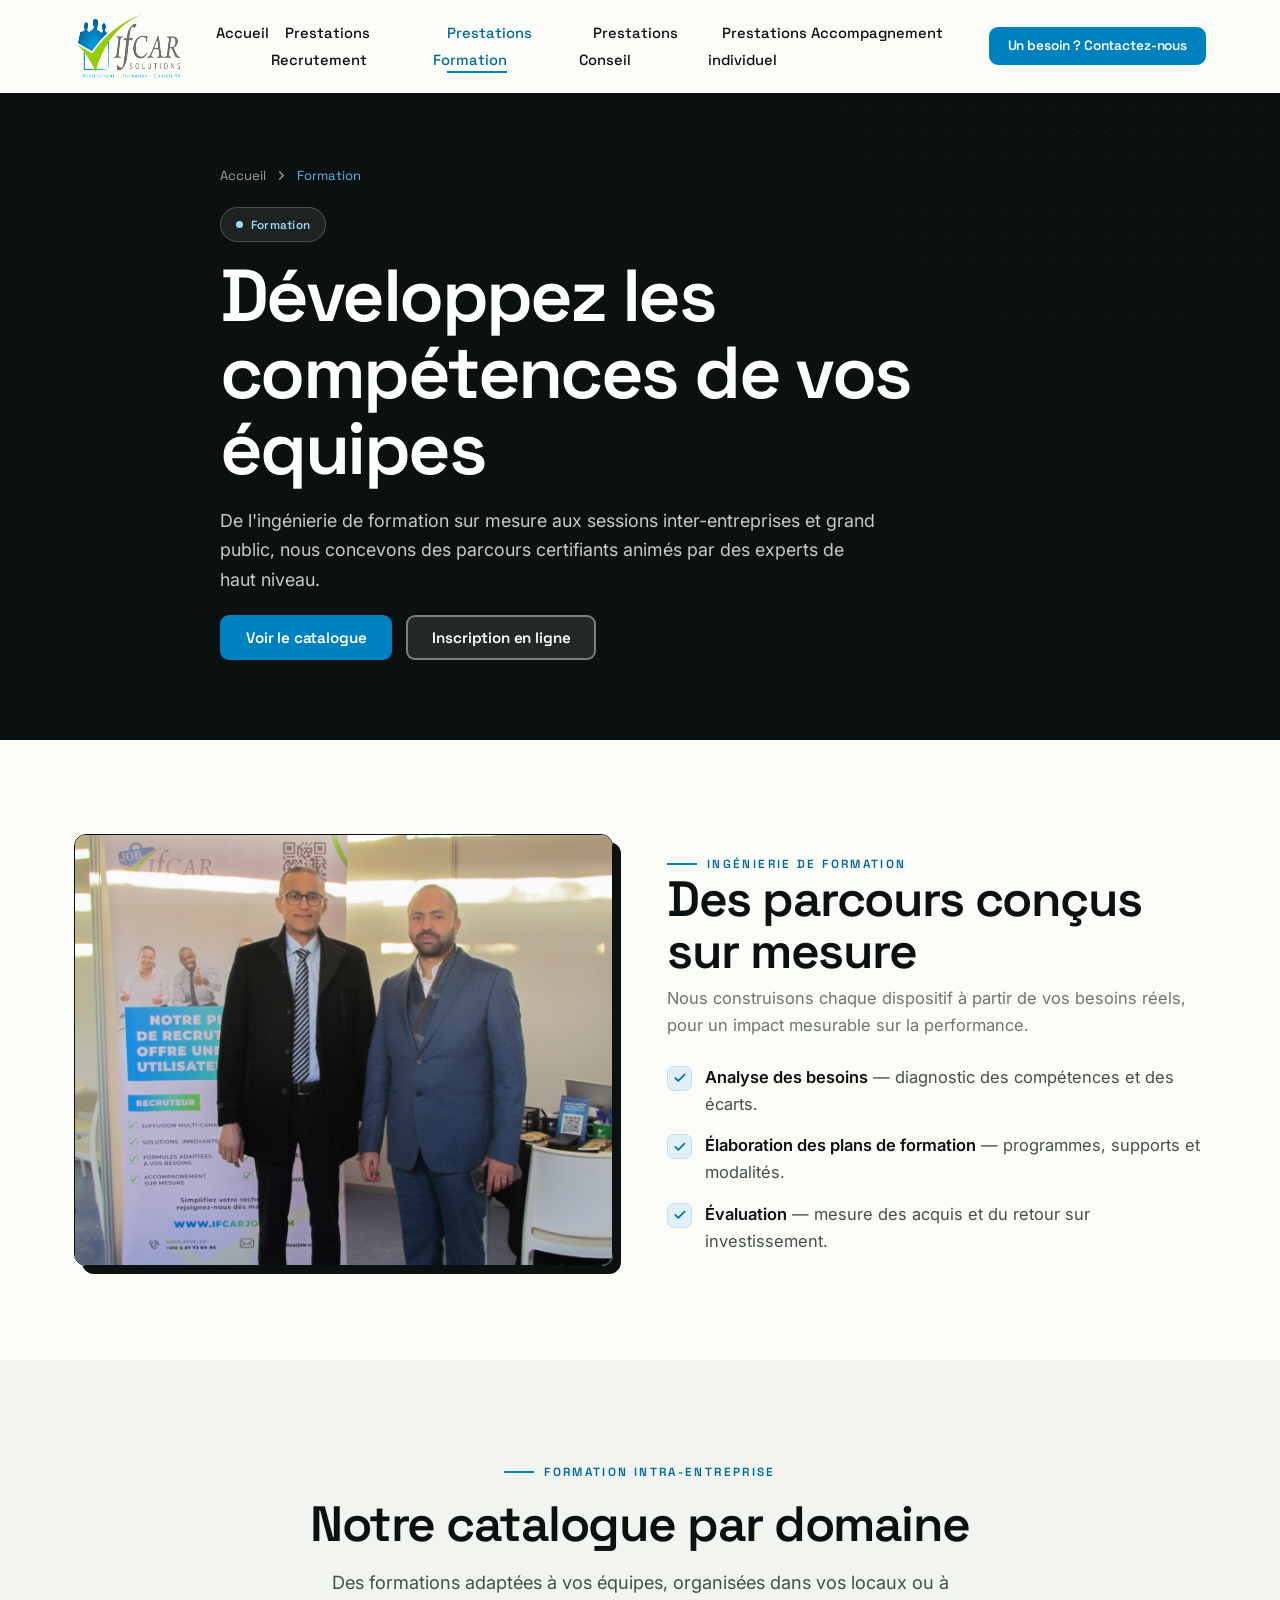
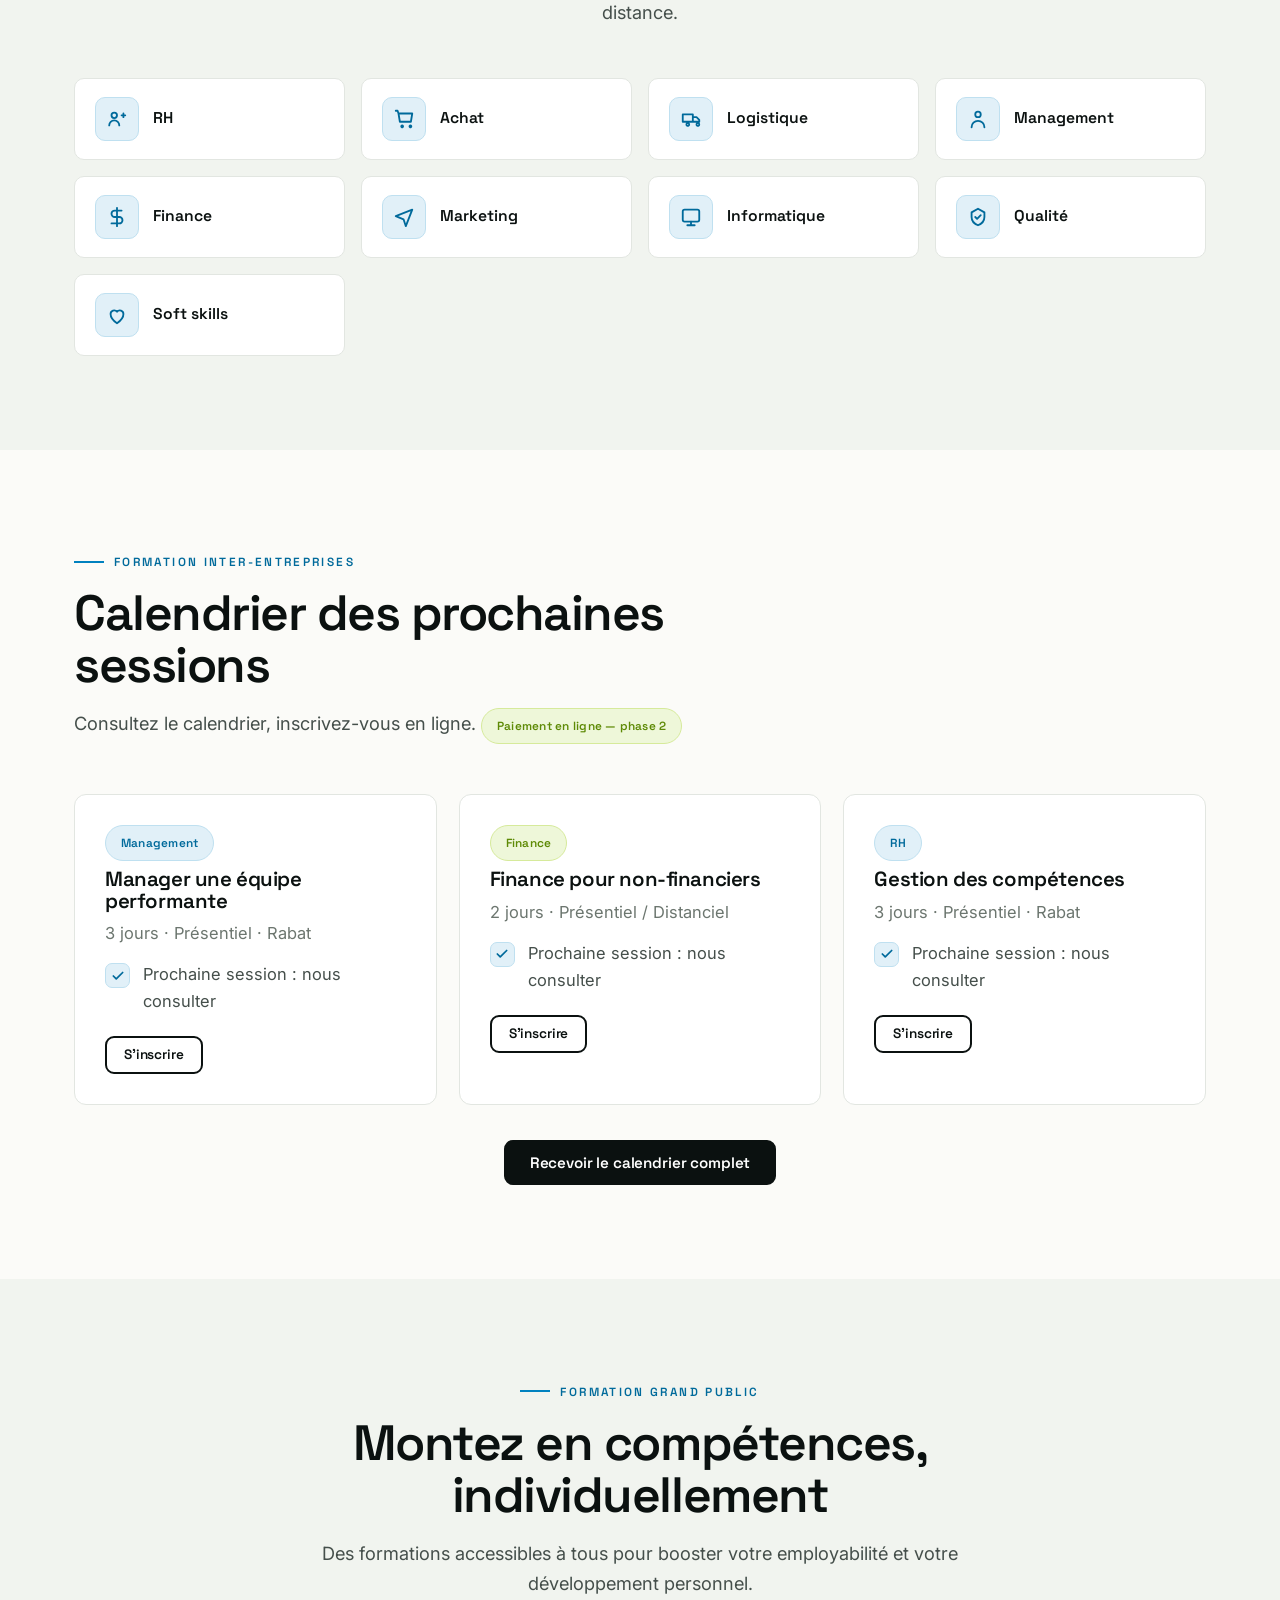
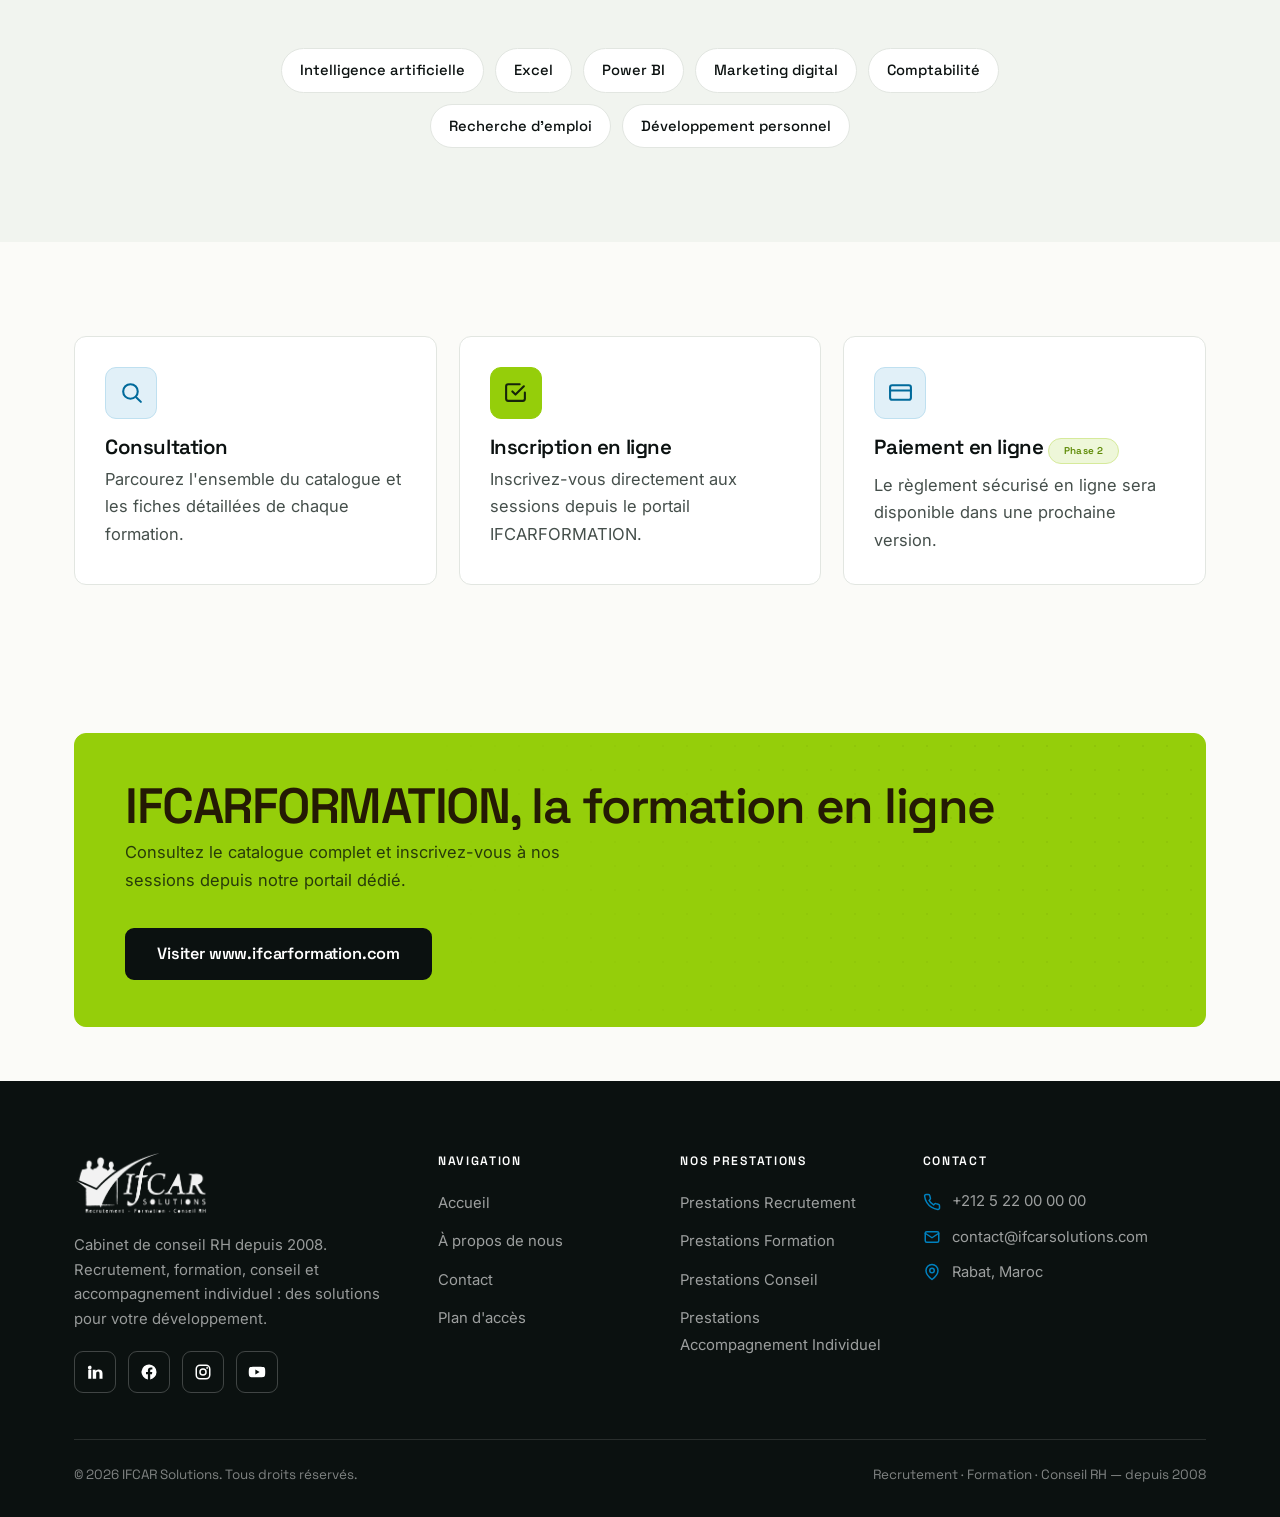
<file: formation.html>
<!DOCTYPE html>
<html lang="fr">
<head>
<meta charset="UTF-8" />
<meta name="viewport" content="width=device-width, initial-scale=1.0" />
<title>Formation — IFCAR Solutions | Ingénierie, Intra, Inter & Grand public</title>
<meta name="description" content="Formations IFCAR : ingénierie sur mesure, catalogue intra par domaine, sessions inter-entreprises et grand public. Portail IFCARFORMATION." />
<meta name="theme-color" content="#0b1110" />
<link rel="icon" type="image/png" sizes="32x32" href="assets/img/favicon-32.png" />
<link rel="apple-touch-icon" href="assets/img/favicon.png" />
<link rel="preconnect" href="https://fonts.googleapis.com" />
<link rel="preconnect" href="https://fonts.gstatic.com" crossorigin />
<link href="https://fonts.googleapis.com/css2?family=Space+Grotesk:wght@500;600;700&family=Inter:wght@400;500;600;700&display=swap" rel="stylesheet" />
<link rel="stylesheet" href="assets/css/style.css" />
</head>
<body>
<a class="skip-link" href="#main">Aller au contenu</a>

<header class="site-header">
  <div class="container nav">
    <a href="index.html" class="brand" aria-label="IFCAR Solutions — accueil"><img src="assets/img/logo.png" alt="IFCAR Solutions — Recrutement, Formation, Conseil RH" /></a>
    <nav class="nav-desktop" aria-label="Navigation principale">
      <ul class="nav-list">
        <li class="nav-item"><a href="index.html" class="nav-link" data-page="index.html">Accueil</a></li>
        <li class="nav-item"><a target="_blank" rel="noopener" href="recrutement.html" class="nav-link" data-page="recrutement.html">Prestations Recrutement</a></li>
        <li class="nav-item"><a target="_blank" rel="noopener" href="formation.html" class="nav-link" data-page="formation.html">Prestations Formation</a></li>
        <li class="nav-item"><a target="_blank" rel="noopener" href="conseil.html" class="nav-link" data-page="conseil.html">Prestations Conseil</a></li>
        <li class="nav-item"><a target="_blank" rel="noopener" href="accompagnement.html" class="nav-link" data-page="accompagnement.html">Prestations Accompagnement individuel</a></li>
      </ul>
    </nav>
    <div class="nav-actions">
      <a target="_blank" rel="noopener" href="contact.html" class="btn btn--gold btn--sm nav-contact">Un besoin ? Contactez-nous</a>
      <button class="burger" aria-label="Ouvrir le menu" aria-expanded="false" aria-controls="mobileNav"><span></span><span></span><span></span></button>
    </div>
  </div>
</header>

<div class="mobile-nav" id="mobileNav" aria-hidden="true">
  <nav class="mobile-nav__inner" aria-label="Navigation mobile">
    <a href="index.html" class="m-link" data-page="index.html">Accueil <svg viewBox="0 0 24 24" fill="none" stroke="currentColor" stroke-width="2"><path d="m9 6 6 6-6 6" stroke-linecap="round" stroke-linejoin="round"/></svg></a>
    <a target="_blank" rel="noopener" href="recrutement.html" class="m-link" data-page="recrutement.html">Prestations Recrutement <svg viewBox="0 0 24 24" fill="none" stroke="currentColor" stroke-width="2"><path d="m9 6 6 6-6 6" stroke-linecap="round" stroke-linejoin="round"/></svg></a>
    <a target="_blank" rel="noopener" href="formation.html" class="m-link" data-page="formation.html">Prestations Formation <svg viewBox="0 0 24 24" fill="none" stroke="currentColor" stroke-width="2"><path d="m9 6 6 6-6 6" stroke-linecap="round" stroke-linejoin="round"/></svg></a>
    <a target="_blank" rel="noopener" href="conseil.html" class="m-link" data-page="conseil.html">Prestations Conseil <svg viewBox="0 0 24 24" fill="none" stroke="currentColor" stroke-width="2"><path d="m9 6 6 6-6 6" stroke-linecap="round" stroke-linejoin="round"/></svg></a>
    <a target="_blank" rel="noopener" href="accompagnement.html" class="m-link" data-page="accompagnement.html">Prestations Accompagnement individuel <svg viewBox="0 0 24 24" fill="none" stroke="currentColor" stroke-width="2"><path d="m9 6 6 6-6 6" stroke-linecap="round" stroke-linejoin="round"/></svg></a>
    <a target="_blank" rel="noopener" href="contact.html" class="m-link" data-page="contact.html">Contact <svg viewBox="0 0 24 24" fill="none" stroke="currentColor" stroke-width="2"><path d="m9 6 6 6-6 6" stroke-linecap="round" stroke-linejoin="round"/></svg></a>
    <div class="mobile-nav__cta">
      <a target="_blank" rel="noopener" href="contact.html" class="btn btn--gold btn--lg">Un besoin ? Contactez-nous</a>
    </div>
    <div class="mobile-nav__foot">
      <div class="socials">
        <a href="#" aria-label="LinkedIn"><svg viewBox="0 0 24 24" fill="currentColor"><path d="M4.98 3.5A2.5 2.5 0 1 1 5 8.5a2.5 2.5 0 0 1-.02-5zM3 9h4v12H3zM9 9h3.8v1.7h.05c.53-1 1.83-2.05 3.77-2.05C20.5 8.65 22 10.8 22 14v7h-4v-6.2c0-1.5-.03-3.4-2.07-3.4-2.07 0-2.39 1.62-2.39 3.3V21H9z"/></svg></a>
        <a href="#" aria-label="Facebook"><svg viewBox="0 0 24 24" fill="currentColor"><path d="M22 12a10 10 0 1 0-11.5 9.9v-7H8v-2.9h2.5V9.8c0-2.5 1.5-3.9 3.8-3.9 1.1 0 2.2.2 2.2.2v2.5h-1.3c-1.2 0-1.6.8-1.6 1.6v1.8h2.8l-.45 2.9h-2.35v7A10 10 0 0 0 22 12z"/></svg></a>
        <a href="#" aria-label="Instagram"><svg viewBox="0 0 24 24" fill="none" stroke="currentColor" stroke-width="2"><rect x="3" y="3" width="18" height="18" rx="5"/><circle cx="12" cy="12" r="4"/><circle cx="17.5" cy="6.5" r="1.2" fill="currentColor" stroke="none"/></svg></a>
        <a href="#" aria-label="YouTube"><svg viewBox="0 0 24 24" fill="currentColor"><path d="M23 12s0-3.3-.4-4.8a2.5 2.5 0 0 0-1.8-1.8C19.3 5 12 5 12 5s-7.3 0-8.8.4a2.5 2.5 0 0 0-1.8 1.8C1 8.7 1 12 1 12s0 3.3.4 4.8a2.5 2.5 0 0 0 1.8 1.8C4.7 19 12 19 12 19s7.3 0 8.8-.4a2.5 2.5 0 0 0 1.8-1.8C23 15.3 23 12 23 12zM9.8 15.3V8.7l5.7 3.3z"/></svg></a>
      </div>
      <div class="m-contact">
        <a href="tel:+212522000000"><svg viewBox="0 0 24 24" fill="none" stroke="currentColor" stroke-width="2"><path d="M22 16.9v3a2 2 0 0 1-2.2 2 19.8 19.8 0 0 1-8.6-3 19.5 19.5 0 0 1-6-6 19.8 19.8 0 0 1-3-8.6A2 2 0 0 1 4.1 2h3a2 2 0 0 1 2 1.7c.1 1 .4 1.9.7 2.8a2 2 0 0 1-.5 2.1L8.1 9.9a16 16 0 0 0 6 6l1.3-1.3a2 2 0 0 1 2.1-.4c.9.3 1.8.6 2.8.7a2 2 0 0 1 1.7 2z" stroke-linecap="round" stroke-linejoin="round"/></svg>+212 5 22 00 00 00</a>
        <a href="mailto:contact@ifcarsolutions.com"><svg viewBox="0 0 24 24" fill="none" stroke="currentColor" stroke-width="2"><rect x="3" y="5" width="18" height="14" rx="2"/><path d="m3 7 9 6 9-6" stroke-linecap="round" stroke-linejoin="round"/></svg>contact@ifcarsolutions.com</a>
      </div>
    </div>
  </nav>
</div>

<main id="main">

<section class="page-hero">
  <div class="container page-hero__inner">
    <nav class="breadcrumb"><a href="index.html">Accueil</a><svg viewBox="0 0 24 24" fill="none" stroke="currentColor" stroke-width="2"><path d="m9 6 6 6-6 6" stroke-linecap="round" stroke-linejoin="round"/></svg><span>Formation</span></nav>
    <span class="pill"><span class="dot"></span>Formation</span>
    <h1 class="mt-s">Développez les compétences de vos équipes</h1>
    <p>De l'ingénierie de formation sur mesure aux sessions inter-entreprises et grand public, nous concevons des parcours certifiants animés par des experts de haut niveau.</p>
    <div class="btn-row mt"><a href="#catalogue" class="btn btn--gold">Voir le catalogue</a><a href="https://www.ifcarformation.com" target="_blank" rel="noopener" class="btn btn--ghost-light">Inscription en ligne</a></div>
  </div>
</section>

<section class="section">
  <div class="container">
    <div class="split">
      <div class="split__media media-frame reveal"><img src="assets/img/formation.jpg" alt="Formation professionnelle IFCAR Solutions" /></div>
      <div class="reveal" data-d="2">
        <span class="eyebrow">Ingénierie de formation</span>
        <h2>Des parcours conçus sur mesure</h2>
        <p class="muted mt-s">Nous construisons chaque dispositif à partir de vos besoins réels, pour un impact mesurable sur la performance.</p>
        <ul class="check-list">
          <li><span class="tick"><svg viewBox="0 0 24 24" fill="none" stroke="currentColor" stroke-width="3"><path d="M20 6 9 17l-5-5" stroke-linecap="round" stroke-linejoin="round"/></svg></span><span><strong>Analyse des besoins</strong> — diagnostic des compétences et des écarts.</span></li>
          <li><span class="tick"><svg viewBox="0 0 24 24" fill="none" stroke="currentColor" stroke-width="3"><path d="M20 6 9 17l-5-5" stroke-linecap="round" stroke-linejoin="round"/></svg></span><span><strong>Élaboration des plans de formation</strong> — programmes, supports et modalités.</span></li>
          <li><span class="tick"><svg viewBox="0 0 24 24" fill="none" stroke="currentColor" stroke-width="3"><path d="M20 6 9 17l-5-5" stroke-linecap="round" stroke-linejoin="round"/></svg></span><span><strong>Évaluation</strong> — mesure des acquis et du retour sur investissement.</span></li>
        </ul>
      </div>
    </div>
  </div>
</section>

<section class="section section--soft" id="catalogue">
  <div class="container">
    <div class="section-head center reveal">
      <span class="eyebrow eyebrow--center">Formation intra-entreprise</span>
      <h2>Notre catalogue par domaine</h2>
      <p class="lead">Des formations adaptées à vos équipes, organisées dans vos locaux ou à distance.</p>
    </div>
    <div class="domain-grid reveal">
      <div class="domain-card"><div class="ic"><svg viewBox="0 0 24 24" fill="none" stroke="currentColor" stroke-width="2"><circle cx="9" cy="8" r="3"/><path d="M3.5 19a5.5 5.5 0 0 1 11 0M17 8h4M19 6v4" stroke-linecap="round"/></svg></div><strong>RH</strong></div>
<div class="domain-card"><div class="ic"><svg viewBox="0 0 24 24" fill="none" stroke="currentColor" stroke-width="2"><path d="M6 6h15l-1.5 9H7.5L6 6zM6 6 5 3H3M9 20a1 1 0 1 0 0-.01M18 20a1 1 0 1 0 0-.01" stroke-linecap="round" stroke-linejoin="round"/></svg></div><strong>Achat</strong></div>
<div class="domain-card"><div class="ic"><svg viewBox="0 0 24 24" fill="none" stroke="currentColor" stroke-width="2"><path d="M3 7h11v8H3zM14 10h4l3 3v2h-7M7 18a1.5 1.5 0 1 0 0-.01M18 18a1.5 1.5 0 1 0 0-.01" stroke-linecap="round" stroke-linejoin="round"/></svg></div><strong>Logistique</strong></div>
<div class="domain-card"><div class="ic"><svg viewBox="0 0 24 24" fill="none" stroke="currentColor" stroke-width="2"><circle cx="12" cy="7" r="3"/><path d="M5 21a7 7 0 0 1 14 0" stroke-linecap="round"/></svg></div><strong>Management</strong></div>
<div class="domain-card"><div class="ic"><svg viewBox="0 0 24 24" fill="none" stroke="currentColor" stroke-width="2"><path d="M12 2v20M17 5H9.5a3.5 3.5 0 0 0 0 7h5a3.5 3.5 0 0 1 0 7H6" stroke-linecap="round" stroke-linejoin="round"/></svg></div><strong>Finance</strong></div>
<div class="domain-card"><div class="ic"><svg viewBox="0 0 24 24" fill="none" stroke="currentColor" stroke-width="2"><path d="M3 11l18-7-7 18-2.5-7.5L3 11z" stroke-linecap="round" stroke-linejoin="round"/></svg></div><strong>Marketing</strong></div>
<div class="domain-card"><div class="ic"><svg viewBox="0 0 24 24" fill="none" stroke="currentColor" stroke-width="2"><rect x="3" y="4" width="18" height="13" rx="2"/><path d="M8 21h8M12 17v4" stroke-linecap="round"/></svg></div><strong>Informatique</strong></div>
<div class="domain-card"><div class="ic"><svg viewBox="0 0 24 24" fill="none" stroke="currentColor" stroke-width="2"><path d="M9 12l2 2 4-4M12 3l7 4v5c0 4.5-3 7.5-7 9-4-1.5-7-4.5-7-9V7l7-4z" stroke-linecap="round" stroke-linejoin="round"/></svg></div><strong>Qualité</strong></div><div class="domain-card"><div class="ic"><svg viewBox="0 0 24 24" fill="none" stroke="currentColor" stroke-width="2"><path d="M12 21s-7-4.5-7-10a4 4 0 0 1 7-2.6A4 4 0 0 1 19 11c0 5.5-7 10-7 10z" stroke-linecap="round" stroke-linejoin="round"/></svg></div><strong>Soft skills</strong></div>
    </div>
  </div>
</section>

<section class="section">
  <div class="container">
    <div class="section-head reveal">
      <span class="eyebrow">Formation inter-entreprises</span>
      <h2>Calendrier des prochaines sessions</h2>
      <p class="lead">Consultez le calendrier, inscrivez-vous en ligne. <span class="pill green">Paiement en ligne — phase 2</span></p>
    </div>
    <div class="grid g-3">
      <div class="card svc reveal" data-d="1"><span class="pill">Management</span><h3 class="mt-s">Manager une équipe performante</h3><p class="muted">3 jours · Présentiel · Rabat</p><ul class="check-list" style="margin-top:14px"><li><span class="tick"><svg viewBox="0 0 24 24" fill="none" stroke="currentColor" stroke-width="3"><path d="M20 6 9 17l-5-5" stroke-linecap="round" stroke-linejoin="round"/></svg></span><span>Prochaine session : nous consulter</span></li></ul><a href="https://www.ifcarformation.com" target="_blank" rel="noopener" class="btn btn--outline btn--sm mt">S'inscrire</a></div>
      <div class="card svc is-green reveal" data-d="2"><span class="pill green">Finance</span><h3 class="mt-s">Finance pour non-financiers</h3><p class="muted">2 jours · Présentiel / Distanciel</p><ul class="check-list" style="margin-top:14px"><li><span class="tick"><svg viewBox="0 0 24 24" fill="none" stroke="currentColor" stroke-width="3"><path d="M20 6 9 17l-5-5" stroke-linecap="round" stroke-linejoin="round"/></svg></span><span>Prochaine session : nous consulter</span></li></ul><a href="https://www.ifcarformation.com" target="_blank" rel="noopener" class="btn btn--outline btn--sm mt">S'inscrire</a></div>
      <div class="card svc reveal" data-d="3"><span class="pill">RH</span><h3 class="mt-s">Gestion des compétences</h3><p class="muted">3 jours · Présentiel · Rabat</p><ul class="check-list" style="margin-top:14px"><li><span class="tick"><svg viewBox="0 0 24 24" fill="none" stroke="currentColor" stroke-width="3"><path d="M20 6 9 17l-5-5" stroke-linecap="round" stroke-linejoin="round"/></svg></span><span>Prochaine session : nous consulter</span></li></ul><a href="https://www.ifcarformation.com" target="_blank" rel="noopener" class="btn btn--outline btn--sm mt">S'inscrire</a></div>
    </div>
    <div class="center mt-l"><a target="_blank" rel="noopener" href="contact.html" class="btn btn--blue">Recevoir le calendrier complet</a></div>
  </div>
</section>

<section class="section section--soft">
  <div class="container">
    <div class="section-head center reveal">
      <span class="eyebrow eyebrow--center">Formation grand public</span>
      <h2>Montez en compétences, individuellement</h2>
      <p class="lead">Des formations accessibles à tous pour booster votre employabilité et votre développement personnel.</p>
    </div>
    <div class="tag-list reveal" style="justify-content:center;max-width:820px;margin-inline:auto">
      <span class="tag">Intelligence artificielle</span><span class="tag">Excel</span><span class="tag">Power BI</span><span class="tag">Marketing digital</span><span class="tag">Comptabilité</span><span class="tag">Recherche d'emploi</span><span class="tag">Développement personnel</span>
    </div>
  </div>
</section>

<section class="section">
  <div class="container">
    <div class="grid g-3">
      <div class="card reveal" data-d="1"><div class="ic"><svg viewBox="0 0 24 24" fill="none" stroke="currentColor" stroke-width="2"><circle cx="11" cy="11" r="7"/><path d="m21 21-4.3-4.3" stroke-linecap="round"/></svg></div><h3>Consultation</h3><p>Parcourez l'ensemble du catalogue et les fiches détaillées de chaque formation.</p></div>
      <div class="card is-green reveal" data-d="2"><div class="ic"><svg viewBox="0 0 24 24" fill="none" stroke="currentColor" stroke-width="2"><path d="M9 11l3 3 8-8M21 12v6a2 2 0 0 1-2 2H5a2 2 0 0 1-2-2V6a2 2 0 0 1 2-2h11" stroke-linecap="round" stroke-linejoin="round"/></svg></div><h3>Inscription en ligne</h3><p>Inscrivez-vous directement aux sessions depuis le portail IFCARFORMATION.</p></div>
      <div class="card reveal" data-d="3"><div class="ic"><svg viewBox="0 0 24 24" fill="none" stroke="currentColor" stroke-width="2"><rect x="2" y="5" width="20" height="14" rx="2"/><path d="M2 10h20" stroke-linecap="round"/></svg></div><h3>Paiement en ligne <span class="pill green" style="font-size:.62rem">Phase 2</span></h3><p>Le règlement sécurisé en ligne sera disponible dans une prochaine version.</p></div>
    </div>
  </div>
</section>

<section class="section--tight">
  <div class="container">
    <div class="cta-band cta-band--gold reveal">
      <div class="cta-band__inner">
        <div><h2 style="color:#241a04">IFCARFORMATION, la formation en ligne</h2><p>Consultez le catalogue complet et inscrivez-vous à nos sessions depuis notre portail dédié.</p></div>
        <div class="btn-row"><a href="https://www.ifcarformation.com" target="_blank" rel="noopener" class="btn btn--primary btn--lg">Visiter www.ifcarformation.com</a></div>
      </div>
    </div>
  </div>
</section>

</main>

<footer class="footer">
  <div class="container">
    <div class="footer__grid">
      <div class="footer__brand">
        <img src="assets/img/logo.png" alt="IFCAR Solutions" />
        <p>Cabinet de conseil RH depuis 2008. Recrutement, formation, conseil et accompagnement individuel : des solutions pour votre développement.</p>
        <div class="socials">
          <a href="#" aria-label="LinkedIn"><svg viewBox="0 0 24 24" fill="currentColor"><path d="M4.98 3.5A2.5 2.5 0 1 1 5 8.5a2.5 2.5 0 0 1-.02-5zM3 9h4v12H3zM9 9h3.8v1.7h.05c.53-1 1.83-2.05 3.77-2.05C20.5 8.65 22 10.8 22 14v7h-4v-6.2c0-1.5-.03-3.4-2.07-3.4-2.07 0-2.39 1.62-2.39 3.3V21H9z"/></svg></a>
          <a href="#" aria-label="Facebook"><svg viewBox="0 0 24 24" fill="currentColor"><path d="M22 12a10 10 0 1 0-11.5 9.9v-7H8v-2.9h2.5V9.8c0-2.5 1.5-3.9 3.8-3.9 1.1 0 2.2.2 2.2.2v2.5h-1.3c-1.2 0-1.6.8-1.6 1.6v1.8h2.8l-.45 2.9h-2.35v7A10 10 0 0 0 22 12z"/></svg></a>
          <a href="#" aria-label="Instagram"><svg viewBox="0 0 24 24" fill="none" stroke="currentColor" stroke-width="2"><rect x="3" y="3" width="18" height="18" rx="5"/><circle cx="12" cy="12" r="4"/><circle cx="17.5" cy="6.5" r="1.2" fill="currentColor" stroke="none"/></svg></a>
          <a href="#" aria-label="YouTube"><svg viewBox="0 0 24 24" fill="currentColor"><path d="M23 12s0-3.3-.4-4.8a2.5 2.5 0 0 0-1.8-1.8C19.3 5 12 5 12 5s-7.3 0-8.8.4a2.5 2.5 0 0 0-1.8 1.8C1 8.7 1 12 1 12s0 3.3.4 4.8a2.5 2.5 0 0 0 1.8 1.8C4.7 19 12 19 12 19s7.3 0 8.8-.4a2.5 2.5 0 0 0 1.8-1.8C23 15.3 23 12 23 12zM9.8 15.3V8.7l5.7 3.3z"/></svg></a>
        </div>
      </div>
      <div><h5>Navigation</h5><ul><li><a href="index.html">Accueil</a></li><li><a target="_blank" rel="noopener" href="a-propos.html">À propos de nous</a></li><li><a target="_blank" rel="noopener" href="contact.html">Contact</a></li><li><a target="_blank" rel="noopener" href="contact.html#map">Plan d'accès</a></li></ul></div>
      <div><h5>Nos prestations</h5><ul><li><a target="_blank" rel="noopener" href="recrutement.html">Prestations Recrutement</a></li><li><a target="_blank" rel="noopener" href="formation.html">Prestations Formation</a></li><li><a target="_blank" rel="noopener" href="conseil.html">Prestations Conseil</a></li><li><a target="_blank" rel="noopener" href="accompagnement.html">Prestations Accompagnement Individuel</a></li></ul></div>
      <div>
        <h5>Contact</h5>
        <ul class="foot-contact">
          <li><svg viewBox="0 0 24 24" fill="none" stroke="currentColor" stroke-width="2"><path d="M22 16.9v3a2 2 0 0 1-2.2 2 19.8 19.8 0 0 1-8.6-3 19.5 19.5 0 0 1-6-6 19.8 19.8 0 0 1-3-8.6A2 2 0 0 1 4.1 2h3a2 2 0 0 1 2 1.7c.1 1 .4 1.9.7 2.8a2 2 0 0 1-.5 2.1L8.1 9.9a16 16 0 0 0 6 6l1.3-1.3a2 2 0 0 1 2.1-.4c.9.3 1.8.6 2.8.7a2 2 0 0 1 1.7 2z" stroke-linecap="round" stroke-linejoin="round"/></svg><a href="tel:+212522000000">+212 5 22 00 00 00</a></li>
          <li><svg viewBox="0 0 24 24" fill="none" stroke="currentColor" stroke-width="2"><rect x="3" y="5" width="18" height="14" rx="2"/><path d="m3 7 9 6 9-6" stroke-linecap="round" stroke-linejoin="round"/></svg><a href="mailto:contact@ifcarsolutions.com">contact@ifcarsolutions.com</a></li>
          <li><svg viewBox="0 0 24 24" fill="none" stroke="currentColor" stroke-width="2"><path d="M20 10c0 6-8 12-8 12s-8-6-8-12a8 8 0 0 1 16 0z" stroke-linecap="round" stroke-linejoin="round"/><circle cx="12" cy="10" r="3"/></svg><span>Rabat, Maroc</span></li>
        </ul>
      </div>
    </div>
    <div class="footer__bottom">
      <span>© <span id="year">2026</span> IFCAR Solutions. Tous droits réservés.</span>
      <span>Recrutement · Formation · Conseil RH — depuis 2008</span>
    </div>
  </div>
</footer>

<a target="_blank" rel="noopener" href="contact.html" class="btn btn--gold float-cta">Prendre RDV</a>

<script src="assets/js/main.js"></script>
</body>
</html>
</file>
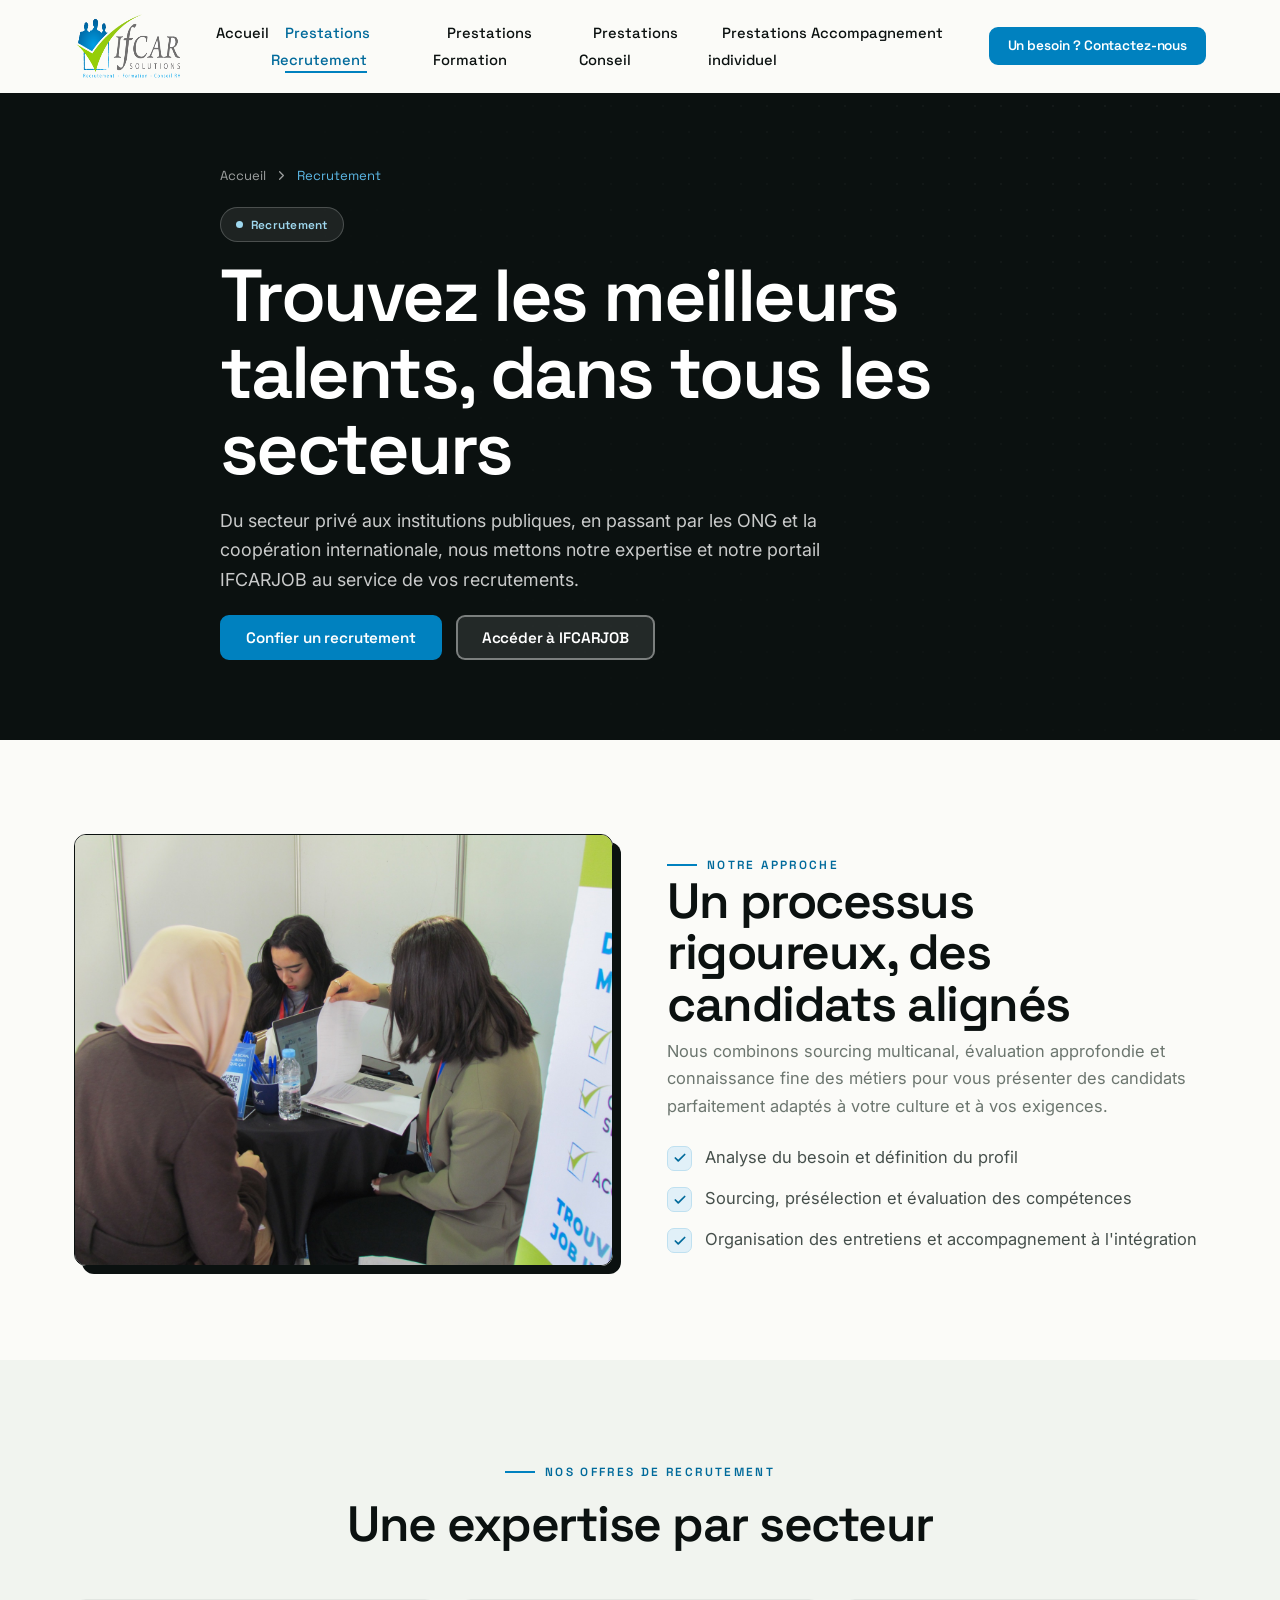
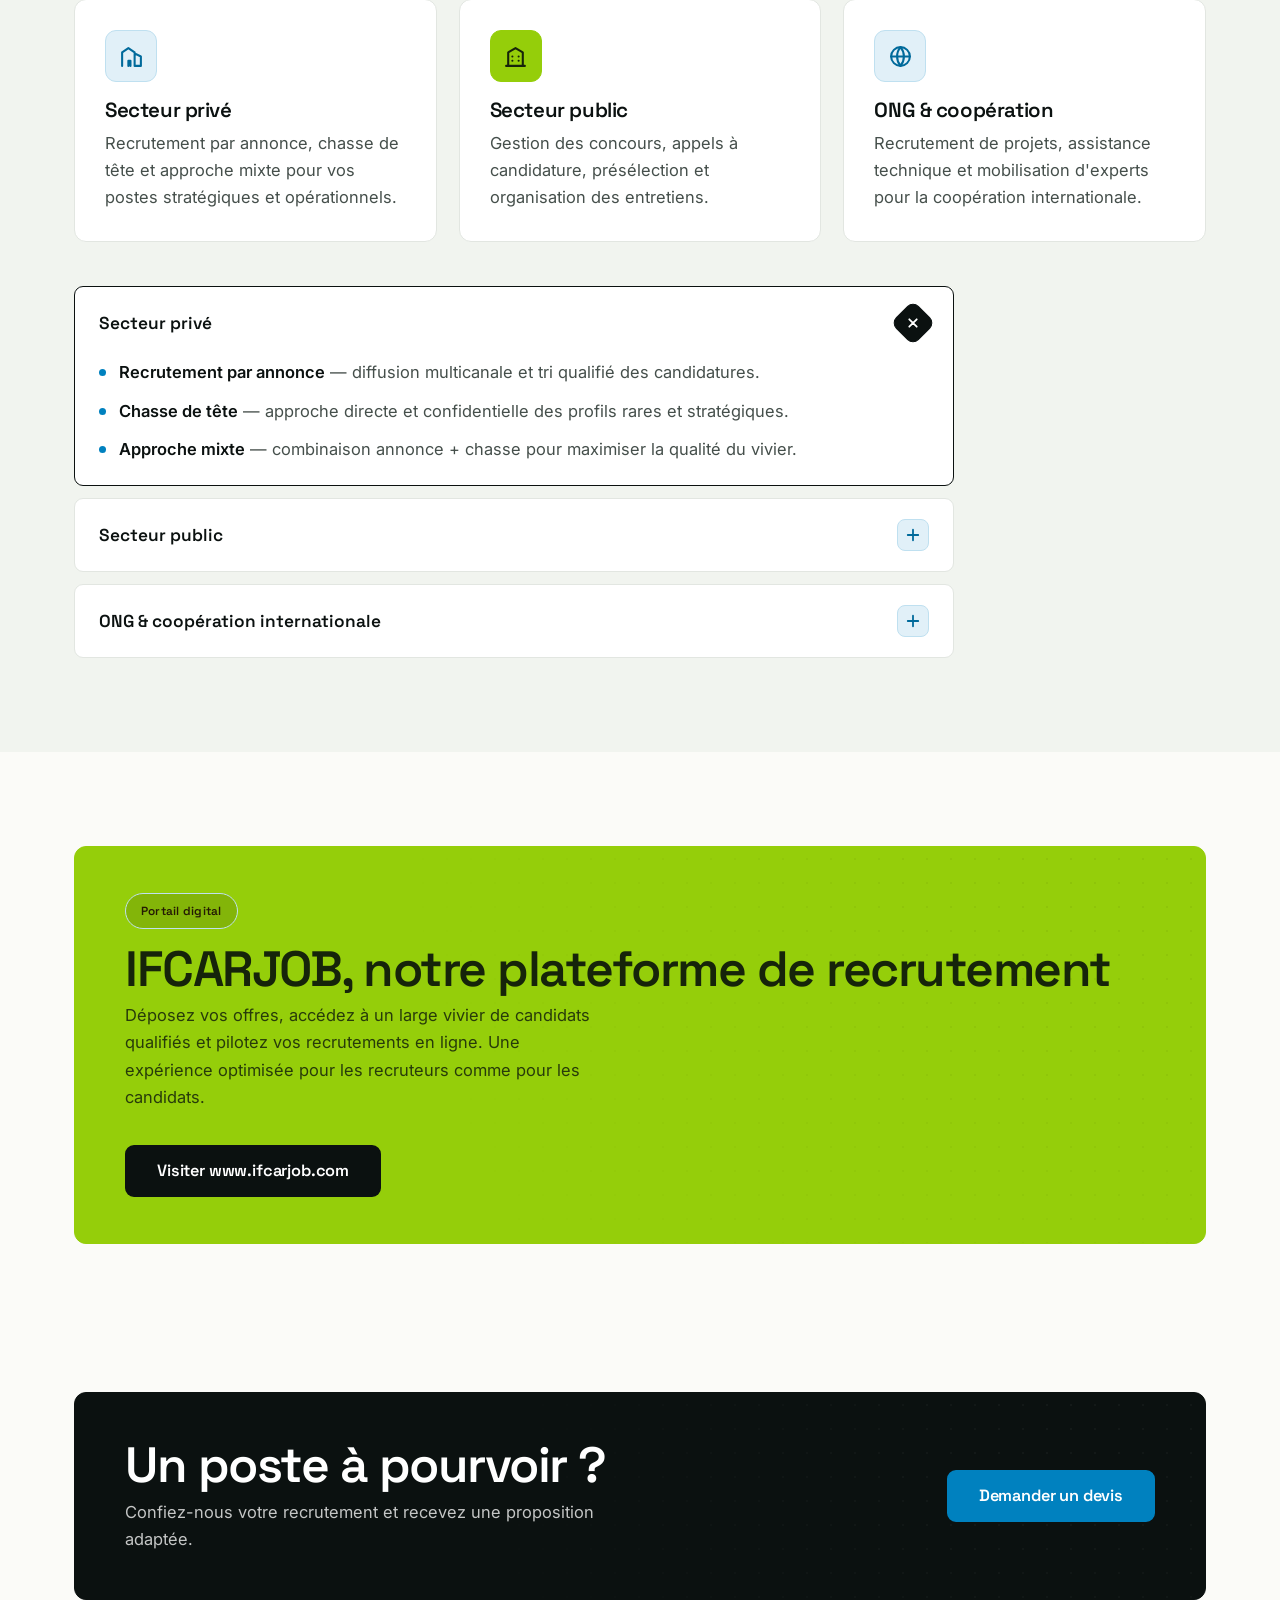
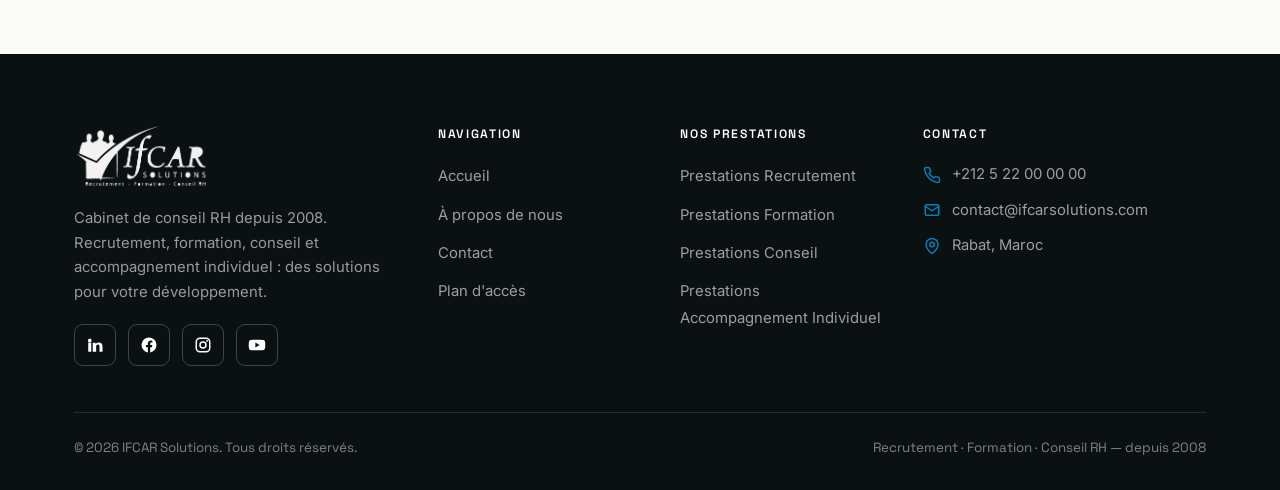
<file: recrutement.html>
<!DOCTYPE html>
<html lang="fr">
<head>
<meta charset="UTF-8" />
<meta name="viewport" content="width=device-width, initial-scale=1.0" />
<title>Recrutement — IFCAR Solutions | Privé, Public, ONG & Coopération</title>
<meta name="description" content="Solutions de recrutement IFCAR : secteur privé, public, ONG et coopération internationale. Portail IFCARJOB." />
<meta name="theme-color" content="#0b1110" />
<link rel="icon" type="image/png" sizes="32x32" href="assets/img/favicon-32.png" />
<link rel="apple-touch-icon" href="assets/img/favicon.png" />
<link rel="preconnect" href="https://fonts.googleapis.com" />
<link rel="preconnect" href="https://fonts.gstatic.com" crossorigin />
<link href="https://fonts.googleapis.com/css2?family=Space+Grotesk:wght@500;600;700&family=Inter:wght@400;500;600;700&display=swap" rel="stylesheet" />
<link rel="stylesheet" href="assets/css/style.css" />
</head>
<body>
<a class="skip-link" href="#main">Aller au contenu</a>

<header class="site-header">
  <div class="container nav">
    <a href="index.html" class="brand" aria-label="IFCAR Solutions — accueil"><img src="assets/img/logo.png" alt="IFCAR Solutions — Recrutement, Formation, Conseil RH" /></a>
    <nav class="nav-desktop" aria-label="Navigation principale">
      <ul class="nav-list">
        <li class="nav-item"><a href="index.html" class="nav-link" data-page="index.html">Accueil</a></li>
        <li class="nav-item"><a target="_blank" rel="noopener" href="recrutement.html" class="nav-link" data-page="recrutement.html">Prestations Recrutement</a></li>
        <li class="nav-item"><a target="_blank" rel="noopener" href="formation.html" class="nav-link" data-page="formation.html">Prestations Formation</a></li>
        <li class="nav-item"><a target="_blank" rel="noopener" href="conseil.html" class="nav-link" data-page="conseil.html">Prestations Conseil</a></li>
        <li class="nav-item"><a target="_blank" rel="noopener" href="accompagnement.html" class="nav-link" data-page="accompagnement.html">Prestations Accompagnement individuel</a></li>
      </ul>
    </nav>
    <div class="nav-actions">
      <a target="_blank" rel="noopener" href="contact.html" class="btn btn--gold btn--sm nav-contact">Un besoin ? Contactez-nous</a>
      <button class="burger" aria-label="Ouvrir le menu" aria-expanded="false" aria-controls="mobileNav"><span></span><span></span><span></span></button>
    </div>
  </div>
</header>

<div class="mobile-nav" id="mobileNav" aria-hidden="true">
  <nav class="mobile-nav__inner" aria-label="Navigation mobile">
    <a href="index.html" class="m-link" data-page="index.html">Accueil <svg viewBox="0 0 24 24" fill="none" stroke="currentColor" stroke-width="2"><path d="m9 6 6 6-6 6" stroke-linecap="round" stroke-linejoin="round"/></svg></a>
    <a target="_blank" rel="noopener" href="recrutement.html" class="m-link" data-page="recrutement.html">Prestations Recrutement <svg viewBox="0 0 24 24" fill="none" stroke="currentColor" stroke-width="2"><path d="m9 6 6 6-6 6" stroke-linecap="round" stroke-linejoin="round"/></svg></a>
    <a target="_blank" rel="noopener" href="formation.html" class="m-link" data-page="formation.html">Prestations Formation <svg viewBox="0 0 24 24" fill="none" stroke="currentColor" stroke-width="2"><path d="m9 6 6 6-6 6" stroke-linecap="round" stroke-linejoin="round"/></svg></a>
    <a target="_blank" rel="noopener" href="conseil.html" class="m-link" data-page="conseil.html">Prestations Conseil <svg viewBox="0 0 24 24" fill="none" stroke="currentColor" stroke-width="2"><path d="m9 6 6 6-6 6" stroke-linecap="round" stroke-linejoin="round"/></svg></a>
    <a target="_blank" rel="noopener" href="accompagnement.html" class="m-link" data-page="accompagnement.html">Prestations Accompagnement individuel <svg viewBox="0 0 24 24" fill="none" stroke="currentColor" stroke-width="2"><path d="m9 6 6 6-6 6" stroke-linecap="round" stroke-linejoin="round"/></svg></a>
    <a target="_blank" rel="noopener" href="contact.html" class="m-link" data-page="contact.html">Contact <svg viewBox="0 0 24 24" fill="none" stroke="currentColor" stroke-width="2"><path d="m9 6 6 6-6 6" stroke-linecap="round" stroke-linejoin="round"/></svg></a>
    <div class="mobile-nav__cta">
      <a target="_blank" rel="noopener" href="contact.html" class="btn btn--gold btn--lg">Un besoin ? Contactez-nous</a>
    </div>
    <div class="mobile-nav__foot">
      <div class="socials">
        <a href="#" aria-label="LinkedIn"><svg viewBox="0 0 24 24" fill="currentColor"><path d="M4.98 3.5A2.5 2.5 0 1 1 5 8.5a2.5 2.5 0 0 1-.02-5zM3 9h4v12H3zM9 9h3.8v1.7h.05c.53-1 1.83-2.05 3.77-2.05C20.5 8.65 22 10.8 22 14v7h-4v-6.2c0-1.5-.03-3.4-2.07-3.4-2.07 0-2.39 1.62-2.39 3.3V21H9z"/></svg></a>
        <a href="#" aria-label="Facebook"><svg viewBox="0 0 24 24" fill="currentColor"><path d="M22 12a10 10 0 1 0-11.5 9.9v-7H8v-2.9h2.5V9.8c0-2.5 1.5-3.9 3.8-3.9 1.1 0 2.2.2 2.2.2v2.5h-1.3c-1.2 0-1.6.8-1.6 1.6v1.8h2.8l-.45 2.9h-2.35v7A10 10 0 0 0 22 12z"/></svg></a>
        <a href="#" aria-label="Instagram"><svg viewBox="0 0 24 24" fill="none" stroke="currentColor" stroke-width="2"><rect x="3" y="3" width="18" height="18" rx="5"/><circle cx="12" cy="12" r="4"/><circle cx="17.5" cy="6.5" r="1.2" fill="currentColor" stroke="none"/></svg></a>
        <a href="#" aria-label="YouTube"><svg viewBox="0 0 24 24" fill="currentColor"><path d="M23 12s0-3.3-.4-4.8a2.5 2.5 0 0 0-1.8-1.8C19.3 5 12 5 12 5s-7.3 0-8.8.4a2.5 2.5 0 0 0-1.8 1.8C1 8.7 1 12 1 12s0 3.3.4 4.8a2.5 2.5 0 0 0 1.8 1.8C4.7 19 12 19 12 19s7.3 0 8.8-.4a2.5 2.5 0 0 0 1.8-1.8C23 15.3 23 12 23 12zM9.8 15.3V8.7l5.7 3.3z"/></svg></a>
      </div>
      <div class="m-contact">
        <a href="tel:+212522000000"><svg viewBox="0 0 24 24" fill="none" stroke="currentColor" stroke-width="2"><path d="M22 16.9v3a2 2 0 0 1-2.2 2 19.8 19.8 0 0 1-8.6-3 19.5 19.5 0 0 1-6-6 19.8 19.8 0 0 1-3-8.6A2 2 0 0 1 4.1 2h3a2 2 0 0 1 2 1.7c.1 1 .4 1.9.7 2.8a2 2 0 0 1-.5 2.1L8.1 9.9a16 16 0 0 0 6 6l1.3-1.3a2 2 0 0 1 2.1-.4c.9.3 1.8.6 2.8.7a2 2 0 0 1 1.7 2z" stroke-linecap="round" stroke-linejoin="round"/></svg>+212 5 22 00 00 00</a>
        <a href="mailto:contact@ifcarsolutions.com"><svg viewBox="0 0 24 24" fill="none" stroke="currentColor" stroke-width="2"><rect x="3" y="5" width="18" height="14" rx="2"/><path d="m3 7 9 6 9-6" stroke-linecap="round" stroke-linejoin="round"/></svg>contact@ifcarsolutions.com</a>
      </div>
    </div>
  </nav>
</div>

<main id="main">

<section class="page-hero">
  <div class="container page-hero__inner">
    <nav class="breadcrumb"><a href="index.html">Accueil</a><svg viewBox="0 0 24 24" fill="none" stroke="currentColor" stroke-width="2"><path d="m9 6 6 6-6 6" stroke-linecap="round" stroke-linejoin="round"/></svg><span>Recrutement</span></nav>
    <span class="pill"><span class="dot"></span>Recrutement</span>
    <h1 class="mt-s">Trouvez les meilleurs talents, dans tous les secteurs</h1>
    <p>Du secteur privé aux institutions publiques, en passant par les ONG et la coopération internationale, nous mettons notre expertise et notre portail IFCARJOB au service de vos recrutements.</p>
    <div class="btn-row mt"><a target="_blank" rel="noopener" href="contact.html" class="btn btn--gold">Confier un recrutement</a><a href="https://www.ifcarjob.com" target="_blank" rel="noopener" class="btn btn--ghost-light">Accéder à IFCARJOB</a></div>
  </div>
</section>

<section class="section">
  <div class="container">
    <div class="split">
      <div class="split__media media-frame reveal"><img src="assets/img/recrutement-conseil.jpg" alt="Entretien de recrutement IFCAR Solutions" /></div>
      <div class="reveal" data-d="2">
        <span class="eyebrow">Notre approche</span>
        <h2>Un processus rigoureux, des candidats alignés</h2>
        <p class="muted mt-s">Nous combinons sourcing multicanal, évaluation approfondie et connaissance fine des métiers pour vous présenter des candidats parfaitement adaptés à votre culture et à vos exigences.</p>
        <ul class="check-list">
          <li><span class="tick"><svg viewBox="0 0 24 24" fill="none" stroke="currentColor" stroke-width="3"><path d="M20 6 9 17l-5-5" stroke-linecap="round" stroke-linejoin="round"/></svg></span><span>Analyse du besoin et définition du profil</span></li>
          <li><span class="tick"><svg viewBox="0 0 24 24" fill="none" stroke="currentColor" stroke-width="3"><path d="M20 6 9 17l-5-5" stroke-linecap="round" stroke-linejoin="round"/></svg></span><span>Sourcing, présélection et évaluation des compétences</span></li>
          <li><span class="tick"><svg viewBox="0 0 24 24" fill="none" stroke="currentColor" stroke-width="3"><path d="M20 6 9 17l-5-5" stroke-linecap="round" stroke-linejoin="round"/></svg></span><span>Organisation des entretiens et accompagnement à l'intégration</span></li>
        </ul>
      </div>
    </div>
  </div>
</section>

<section class="section section--soft">
  <div class="container">
    <div class="section-head center reveal">
      <span class="eyebrow eyebrow--center">Nos offres de recrutement</span>
      <h2>Une expertise par secteur</h2>
    </div>
    <div class="grid g-3" style="margin-bottom:44px">
      <div class="card svc reveal" data-d="1"><div class="ic"><svg viewBox="0 0 24 24" fill="none" stroke="currentColor" stroke-width="2"><path d="M3 21V8l6-4 6 4v13M9 21v-5h2v5M15 21h6V12l-6-3" stroke-linecap="round" stroke-linejoin="round"/></svg></div><h3>Secteur privé</h3><p>Recrutement par annonce, chasse de tête et approche mixte pour vos postes stratégiques et opérationnels.</p></div>
      <div class="card svc is-green reveal" data-d="2"><div class="ic"><svg viewBox="0 0 24 24" fill="none" stroke="currentColor" stroke-width="2"><path d="M3 21h18M5 21V8l7-4 7 4v13M9 12h.01M15 12h.01M9 16h.01M15 16h.01" stroke-linecap="round" stroke-linejoin="round"/></svg></div><h3>Secteur public</h3><p>Gestion des concours, appels à candidature, présélection et organisation des entretiens.</p></div>
      <div class="card svc reveal" data-d="3"><div class="ic"><svg viewBox="0 0 24 24" fill="none" stroke="currentColor" stroke-width="2"><circle cx="12" cy="12" r="9"/><path d="M3 12h18M12 3a14 14 0 0 1 0 18 14 14 0 0 1 0-18z" stroke-linecap="round" stroke-linejoin="round"/></svg></div><h3>ONG & coopération</h3><p>Recrutement de projets, assistance technique et mobilisation d'experts pour la coopération internationale.</p></div>
    </div>

    <div class="accordion" data-single="true">
      <div class="acc-item open">
        <button class="acc-head">Secteur privé <span class="plus"><svg viewBox="0 0 24 24" fill="none" stroke="currentColor" stroke-width="2.4"><path d="M12 5v14M5 12h14" stroke-linecap="round"/></svg></span></button>
        <div class="acc-body"><div class="acc-body__inner"><ul>
          <li><strong>Recrutement par annonce</strong> — diffusion multicanale et tri qualifié des candidatures.</li>
          <li><strong>Chasse de tête</strong> — approche directe et confidentielle des profils rares et stratégiques.</li>
          <li><strong>Approche mixte</strong> — combinaison annonce + chasse pour maximiser la qualité du vivier.</li>
        </ul></div></div>
      </div>
      <div class="acc-item">
        <button class="acc-head">Secteur public <span class="plus"><svg viewBox="0 0 24 24" fill="none" stroke="currentColor" stroke-width="2.4"><path d="M12 5v14M5 12h14" stroke-linecap="round"/></svg></span></button>
        <div class="acc-body"><div class="acc-body__inner"><ul>
          <li><strong>Gestion des concours</strong> — organisation complète et conforme à la réglementation.</li>
          <li><strong>Appels à candidature</strong> — rédaction, diffusion et gestion des candidatures.</li>
          <li><strong>Présélection</strong> — évaluation objective sur la base de critères définis.</li>
          <li><strong>Organisation des entretiens</strong> — logistique, jurys et grilles d'évaluation.</li>
        </ul></div></div>
      </div>
      <div class="acc-item">
        <button class="acc-head">ONG & coopération internationale <span class="plus"><svg viewBox="0 0 24 24" fill="none" stroke="currentColor" stroke-width="2.4"><path d="M12 5v14M5 12h14" stroke-linecap="round"/></svg></span></button>
        <div class="acc-body"><div class="acc-body__inner"><ul>
          <li><strong>Recrutement de projets</strong> — mobilisation rapide d'équipes pour vos programmes.</li>
          <li><strong>Assistance technique</strong> — identification et mise à disposition d'experts qualifiés.</li>
          <li><strong>Conformité bailleurs</strong> — processus alignés sur les exigences des partenaires internationaux.</li>
        </ul></div></div>
      </div>
    </div>
  </div>
</section>

<section class="section">
  <div class="container">
    <div class="cta-band cta-band--gold reveal">
      <div class="cta-band__inner">
        <div>
          <span class="pill" style="background:rgba(0,0,0,.12);color:#241a04">Portail digital</span>
          <h2 style="margin-top:14px">IFCARJOB, notre plateforme de recrutement</h2>
          <p>Déposez vos offres, accédez à un large vivier de candidats qualifiés et pilotez vos recrutements en ligne. Une expérience optimisée pour les recruteurs comme pour les candidats.</p>
        </div>
        <div class="btn-row"><a href="https://www.ifcarjob.com" target="_blank" rel="noopener" class="btn btn--primary btn--lg">Visiter www.ifcarjob.com</a></div>
      </div>
    </div>
  </div>
</section>

<section class="section--tight">
  <div class="container">
    <div class="cta-band reveal">
      <div class="cta-band__inner">
        <div><h2>Un poste à pourvoir ?</h2><p>Confiez-nous votre recrutement et recevez une proposition adaptée.</p></div>
        <div class="btn-row"><a target="_blank" rel="noopener" href="contact.html" class="btn btn--gold btn--lg">Demander un devis</a></div>
      </div>
    </div>
  </div>
</section>

</main>

<footer class="footer">
  <div class="container">
    <div class="footer__grid">
      <div class="footer__brand">
        <img src="assets/img/logo.png" alt="IFCAR Solutions" />
        <p>Cabinet de conseil RH depuis 2008. Recrutement, formation, conseil et accompagnement individuel : des solutions pour votre développement.</p>
        <div class="socials">
          <a href="#" aria-label="LinkedIn"><svg viewBox="0 0 24 24" fill="currentColor"><path d="M4.98 3.5A2.5 2.5 0 1 1 5 8.5a2.5 2.5 0 0 1-.02-5zM3 9h4v12H3zM9 9h3.8v1.7h.05c.53-1 1.83-2.05 3.77-2.05C20.5 8.65 22 10.8 22 14v7h-4v-6.2c0-1.5-.03-3.4-2.07-3.4-2.07 0-2.39 1.62-2.39 3.3V21H9z"/></svg></a>
          <a href="#" aria-label="Facebook"><svg viewBox="0 0 24 24" fill="currentColor"><path d="M22 12a10 10 0 1 0-11.5 9.9v-7H8v-2.9h2.5V9.8c0-2.5 1.5-3.9 3.8-3.9 1.1 0 2.2.2 2.2.2v2.5h-1.3c-1.2 0-1.6.8-1.6 1.6v1.8h2.8l-.45 2.9h-2.35v7A10 10 0 0 0 22 12z"/></svg></a>
          <a href="#" aria-label="Instagram"><svg viewBox="0 0 24 24" fill="none" stroke="currentColor" stroke-width="2"><rect x="3" y="3" width="18" height="18" rx="5"/><circle cx="12" cy="12" r="4"/><circle cx="17.5" cy="6.5" r="1.2" fill="currentColor" stroke="none"/></svg></a>
          <a href="#" aria-label="YouTube"><svg viewBox="0 0 24 24" fill="currentColor"><path d="M23 12s0-3.3-.4-4.8a2.5 2.5 0 0 0-1.8-1.8C19.3 5 12 5 12 5s-7.3 0-8.8.4a2.5 2.5 0 0 0-1.8 1.8C1 8.7 1 12 1 12s0 3.3.4 4.8a2.5 2.5 0 0 0 1.8 1.8C4.7 19 12 19 12 19s7.3 0 8.8-.4a2.5 2.5 0 0 0 1.8-1.8C23 15.3 23 12 23 12zM9.8 15.3V8.7l5.7 3.3z"/></svg></a>
        </div>
      </div>
      <div><h5>Navigation</h5><ul><li><a href="index.html">Accueil</a></li><li><a target="_blank" rel="noopener" href="a-propos.html">À propos de nous</a></li><li><a target="_blank" rel="noopener" href="contact.html">Contact</a></li><li><a target="_blank" rel="noopener" href="contact.html#map">Plan d'accès</a></li></ul></div>
      <div><h5>Nos prestations</h5><ul><li><a target="_blank" rel="noopener" href="recrutement.html">Prestations Recrutement</a></li><li><a target="_blank" rel="noopener" href="formation.html">Prestations Formation</a></li><li><a target="_blank" rel="noopener" href="conseil.html">Prestations Conseil</a></li><li><a target="_blank" rel="noopener" href="accompagnement.html">Prestations Accompagnement Individuel</a></li></ul></div>
      <div>
        <h5>Contact</h5>
        <ul class="foot-contact">
          <li><svg viewBox="0 0 24 24" fill="none" stroke="currentColor" stroke-width="2"><path d="M22 16.9v3a2 2 0 0 1-2.2 2 19.8 19.8 0 0 1-8.6-3 19.5 19.5 0 0 1-6-6 19.8 19.8 0 0 1-3-8.6A2 2 0 0 1 4.1 2h3a2 2 0 0 1 2 1.7c.1 1 .4 1.9.7 2.8a2 2 0 0 1-.5 2.1L8.1 9.9a16 16 0 0 0 6 6l1.3-1.3a2 2 0 0 1 2.1-.4c.9.3 1.8.6 2.8.7a2 2 0 0 1 1.7 2z" stroke-linecap="round" stroke-linejoin="round"/></svg><a href="tel:+212522000000">+212 5 22 00 00 00</a></li>
          <li><svg viewBox="0 0 24 24" fill="none" stroke="currentColor" stroke-width="2"><rect x="3" y="5" width="18" height="14" rx="2"/><path d="m3 7 9 6 9-6" stroke-linecap="round" stroke-linejoin="round"/></svg><a href="mailto:contact@ifcarsolutions.com">contact@ifcarsolutions.com</a></li>
          <li><svg viewBox="0 0 24 24" fill="none" stroke="currentColor" stroke-width="2"><path d="M20 10c0 6-8 12-8 12s-8-6-8-12a8 8 0 0 1 16 0z" stroke-linecap="round" stroke-linejoin="round"/><circle cx="12" cy="10" r="3"/></svg><span>Rabat, Maroc</span></li>
        </ul>
      </div>
    </div>
    <div class="footer__bottom">
      <span>© <span id="year">2026</span> IFCAR Solutions. Tous droits réservés.</span>
      <span>Recrutement · Formation · Conseil RH — depuis 2008</span>
    </div>
  </div>
</footer>

<a target="_blank" rel="noopener" href="contact.html" class="btn btn--gold float-cta">Prendre RDV</a>

<script src="assets/js/main.js"></script>
</body>
</html>
</file>
<file: assets/css/style.css>
/* =================================================================
   IFCAR SOLUTIONS — Proposition 5
   « Bold Minimal / Suisse » — clair, charte IFCAR (bleu #0081bf + vert #95ce0a), Space Grotesk
   ================================================================= */

/* ---------- Tokens ---------- */
:root{
  --ink:#0b1110;
  --ink-2:#19211f;
  --slate:#454f4b;
  --muted:#6c766f;
  --line:#e2e6e1;
  --line-2:#cdd3cc;
  --paper:#fbfbf8;
  --paper-2:#f1f4ef;     /* soft section */
  --paper-3:#e9efe9;

  --blue:#0081bf;        /* BLEU — charte IFCAR */
  --blue-d:#006a9b;
  --blue-soft:#e1f0f8;
  --green:#95ce0a;       /* VERT — charte IFCAR */
  --green-d:#5e8a06;
  --green-soft:#eef7d9;
  /* accent principal de la maquette = bleu charte (alias) */
  --emer:var(--blue);
  --emer-d:var(--blue-d);
  --emer-soft:var(--blue-soft);
  --ink-soft:#eceeeb;

  --radius:12px;
  --radius-sm:9px;
  --radius-lg:18px;
  --shadow-sm:0 1px 0 var(--line),0 6px 18px rgba(11,17,16,.05);
  --shadow:0 18px 50px rgba(11,17,16,.10);
  --shadow-hard:8px 8px 0 var(--ink);

  --ff-disp:"Space Grotesk",system-ui,-apple-system,Segoe UI,Roboto,sans-serif;
  --ff-sans:"Inter",system-ui,-apple-system,Segoe UI,Roboto,Helvetica,Arial,sans-serif;
  --container:1180px;
}

/* ---------- Reset ---------- */
*,*::before,*::after{box-sizing:border-box}
*{margin:0}
html{scroll-behavior:smooth;-webkit-text-size-adjust:100%}
body{
  font-family:var(--ff-sans);color:var(--ink);background:var(--paper);
  line-height:1.65;font-size:16.5px;-webkit-font-smoothing:antialiased;
  text-rendering:optimizeLegibility;overflow-x:hidden;
}
img{max-width:100%;display:block;height:auto}
a{color:inherit;text-decoration:none}
button{font-family:inherit;cursor:pointer}
ul{list-style:none;padding:0}
svg{display:block}

/* ---------- Typography ---------- */
h1,h2,h3,h4{font-family:var(--ff-disp);font-weight:600;line-height:1.04;letter-spacing:-.02em;color:var(--ink)}
h1{font-size:clamp(2.6rem,6vw,4.6rem);letter-spacing:-.035em}
h2{font-size:clamp(2rem,4vw,3.1rem);letter-spacing:-.03em}
h3{font-size:1.28rem;letter-spacing:-.02em}
h4{font-size:1.05rem}
h1 .accent,h2 .accent{color:var(--emer)}
p{color:var(--slate)}
.muted{color:var(--muted)}
strong{color:var(--ink);font-weight:600}

.container{width:100%;max-width:var(--container);margin-inline:auto;padding-inline:24px}

.eyebrow{
  display:inline-flex;align-items:center;gap:10px;font-family:var(--ff-disp);
  font-weight:600;font-size:.74rem;letter-spacing:.2em;text-transform:uppercase;color:var(--emer-d);
}
.eyebrow::before{content:"";width:30px;height:2px;background:var(--emer);display:inline-block}
.eyebrow--center{justify-content:center}
.eyebrow--light{color:#5cb8e6}
.eyebrow--light::before{background:#5cb8e6}

.lead{font-size:1.14rem;color:var(--slate);max-width:62ch}
.center{text-align:center}
.mt-s{margin-top:.55rem}.mt{margin-top:1.3rem}.mt-l{margin-top:2.2rem}

/* ---------- Buttons ---------- */
.btn{
  display:inline-flex;align-items:center;justify-content:center;gap:10px;
  font-family:var(--ff-disp);font-weight:600;font-size:.95rem;letter-spacing:-.01em;
  padding:13px 24px;border-radius:var(--radius-sm);border:2px solid transparent;line-height:1;
  transition:transform .2s,box-shadow .2s,background .2s,color .2s,border-color .2s;white-space:nowrap;
}
.btn svg{width:18px;height:18px}
.btn--accent,.btn--gold{background:var(--emer);color:#fff;border-color:var(--emer)}
.btn--accent:hover,.btn--gold:hover{background:var(--emer-d);border-color:var(--emer-d);transform:translateY(-2px);box-shadow:0 10px 26px rgba(0,129,191,.3)}
.btn--primary,.btn--blue{background:var(--ink);color:#fff;border-color:var(--ink)}
.btn--primary:hover,.btn--blue:hover{transform:translateY(-2px);box-shadow:0 10px 26px rgba(11,17,16,.22)}
.btn--outline{background:transparent;color:var(--ink);border-color:var(--ink)}
.btn--outline:hover{background:var(--ink);color:#fff;transform:translateY(-2px)}
.btn--ghost-light{background:rgba(255,255,255,.1);color:#fff;border-color:rgba(255,255,255,.4)}
.btn--ghost-light:hover{background:#fff;color:var(--ink);border-color:#fff;transform:translateY(-2px)}
.btn--lg{padding:16px 30px;font-size:1.02rem}
.btn--sm{padding:10px 17px;font-size:.85rem}
.btn-row{display:flex;flex-wrap:wrap;gap:14px;align-items:center}

.pill{
  display:inline-flex;align-items:center;gap:8px;font-family:var(--ff-disp);font-weight:600;
  font-size:.74rem;letter-spacing:.02em;padding:7px 15px;border-radius:999px;
  background:var(--emer-soft);color:var(--emer-d);border:1.5px solid #bfe0f0;
}
.pill.green{background:var(--ink-soft);color:var(--ink);border-color:var(--line-2)}
.pill .dot{width:7px;height:7px;border-radius:50%;background:currentColor}

.skip-link{position:absolute;left:-999px;top:0;background:var(--ink);color:#fff;padding:10px 16px;z-index:200}
.skip-link:focus{left:0}

/* ---------- Header ---------- */
.site-header{
  position:sticky;top:0;z-index:90;background:rgba(251,251,248,.85);
  backdrop-filter:saturate(160%) blur(12px);border-bottom:1.5px solid transparent;
  transition:transform .4s cubic-bezier(.4,0,.2,1),border-color .3s,box-shadow .3s;
}
.site-header.scrolled{border-bottom-color:var(--ink)}
.site-header.nav-hidden{transform:translateY(-100%)}
.nav{display:flex;align-items:center;justify-content:space-between;gap:20px;height:92px;transition:height .3s}
.site-header.scrolled .nav{height:76px}
.brand img{height:68px;width:auto;transition:height .3s}
.site-header.scrolled .brand img{height:56px}

.nav-desktop{margin-left:auto}
.nav-list{display:flex;align-items:center;gap:2px}
.nav-link{
  position:relative;font-family:var(--ff-disp);font-weight:500;font-size:.92rem;color:var(--ink);
  padding:9px 14px;border-radius:8px;transition:color .2s,background .2s;
}
.nav-link::after{content:"";position:absolute;left:14px;right:14px;bottom:5px;height:2px;background:var(--emer);transform:scaleX(0);transform-origin:left;transition:transform .26s}
.nav-link:hover{color:var(--emer-d)}
.nav-link:hover::after,.nav-link.active::after{transform:scaleX(1)}
.nav-link.active{color:var(--emer-d)}
.nav-actions{display:flex;align-items:center;gap:14px;margin-left:18px}

.burger{display:none;width:46px;height:46px;border:2px solid var(--ink);border-radius:9px;background:transparent;position:relative}
.burger span{position:absolute;left:11px;right:11px;height:2px;background:var(--ink);border-radius:2px;transition:.3s;top:50%}
.burger span:nth-child(1){transform:translateY(-7px)}
.burger span:nth-child(3){transform:translateY(7px)}
body.nav-open .burger span:nth-child(1){transform:rotate(45deg)}
body.nav-open .burger span:nth-child(2){opacity:0}
body.nav-open .burger span:nth-child(3){transform:rotate(-45deg)}

.mobile-nav{position:fixed;inset:0;z-index:80;background:var(--ink);color:#fff;padding:92px 24px 32px;transform:translateY(-100%);transition:transform .45s cubic-bezier(.4,0,.2,1);overflow-y:auto;visibility:hidden}
.mobile-nav.open{transform:translateY(0);visibility:visible}
.mobile-nav__inner{max-width:560px;margin-inline:auto;display:flex;flex-direction:column}
.m-link{display:flex;align-items:center;justify-content:space-between;font-family:var(--ff-disp);font-size:1.4rem;font-weight:500;padding:15px 4px;border-bottom:1px solid rgba(255,255,255,.13);color:#fff}
.m-link svg{width:22px;height:22px;color:var(--emer)}
.m-link.active{color:#5cb8e6}
.mobile-nav__cta{display:grid;gap:12px;margin-top:26px}
.mobile-nav__foot{margin-top:30px;border-top:1px solid rgba(255,255,255,.13);padding-top:24px}
.socials{display:flex;gap:12px}
.socials a{width:42px;height:42px;border-radius:9px;border:1.5px solid rgba(255,255,255,.22);display:grid;place-items:center;color:#fff;transition:.25s}
.socials a:hover{background:var(--emer);border-color:var(--emer)}
.socials svg{width:18px;height:18px}
.m-contact{margin-top:20px;display:grid;gap:12px}
.m-contact a{display:flex;align-items:center;gap:10px;color:rgba(255,255,255,.85)}
.m-contact svg{width:18px;height:18px;color:var(--emer)}

/* ---------- Section rhythm ---------- */
.section{padding:94px 0}
.section--tight{padding:54px 0}
.section--soft{background:var(--paper-2)}
.section--dark{background:var(--ink);color:#fff}
.section--dark h1,.section--dark h2,.section--dark h3,.section--dark h4{color:#fff}
.section--dark p{color:rgba(255,255,255,.72)}
.section-head{max-width:760px;margin-bottom:50px}
.section-head.center{margin-inline:auto;text-align:center}
.section-head h2{margin-top:16px}
.section-head .lead{margin-top:18px}
.section-head.center .lead{margin-inline:auto}

/* ---------- Hero (home, clair & compact) ---------- */
.hero{position:relative;background:var(--paper);overflow:hidden;border-bottom:1.5px solid var(--ink)}
.hero::before{
  content:"";position:absolute;inset:0;z-index:0;opacity:.7;
  background-image:radial-gradient(var(--line) 1.2px,transparent 1.2px);background-size:26px 26px;
  mask-image:radial-gradient(circle at 80% 0%,#000,transparent 70%);
}
.hero__inner{position:relative;z-index:1;padding:84px 0 90px;display:grid;grid-template-columns:1.2fr .8fr;gap:54px;align-items:center}
.hero__inner--simple{grid-template-columns:1fr;max-width:1000px;padding:48px 0 52px}
.hero h1{margin-top:14px}
.hero__inner--simple h1{font-size:clamp(2.2rem,5vw,3.5rem)}
.hero p{font-size:1.12rem;max-width:60ch;margin-top:18px}
.hero__inner--simple p{margin-top:14px}
.hero .btn-row{margin-top:26px}

/* page hero (interior) */
.page-hero{position:relative;background:var(--ink);color:#fff;overflow:hidden}
.page-hero::before{content:"";position:absolute;inset:0;opacity:.5;background-image:radial-gradient(rgba(255,255,255,.08) 1.2px,transparent 1.2px);background-size:26px 26px;mask-image:radial-gradient(circle at 85% 0%,#000,transparent 70%)}
.page-hero__inner{position:relative;padding:72px 0 80px;max-width:840px}
.page-hero h1{color:#fff;margin-top:16px}
.page-hero p{color:rgba(255,255,255,.78);font-size:1.12rem;margin-top:18px;max-width:60ch}
.breadcrumb{display:flex;align-items:center;gap:8px;font-size:.82rem;color:rgba(255,255,255,.6);margin-bottom:20px;font-family:var(--ff-disp)}
.breadcrumb a{color:rgba(255,255,255,.6)}
.breadcrumb a:hover{color:#5cb8e6}
.breadcrumb svg{width:15px;height:15px}
.breadcrumb span{color:#5cb8e6}
.page-hero .pill{background:rgba(255,255,255,.08);color:#9fd8ef;border-color:rgba(255,255,255,.2)}
.page-hero .btn--ghost-light{border-color:rgba(255,255,255,.4)}

/* ---------- Grids ---------- */
.grid{display:grid;gap:22px}
.g-2{grid-template-columns:repeat(2,1fr)}
.g-3{grid-template-columns:repeat(3,1fr)}
.g-4{grid-template-columns:repeat(4,1fr)}

/* ---------- Cards ---------- */
.card{background:#fff;border:1.5px solid var(--line);border-radius:var(--radius);padding:30px;transition:transform .25s,box-shadow .25s,border-color .25s}
.card .ic{width:52px;height:52px;border-radius:11px;display:grid;place-items:center;background:var(--emer-soft);color:var(--emer-d);margin-bottom:18px;border:1.5px solid #bfe0f0}
.card .ic svg{width:25px;height:25px}
.card h3{margin-bottom:8px}
.card.is-green .ic{background:var(--ink);color:#fff;border-color:var(--ink)}
.card.svc::before{display:none}
.card--link:hover,.card.svc.card--link:hover{transform:translateY(-5px);border-color:var(--ink);box-shadow:var(--shadow-sm)}
.card .more{display:inline-flex;align-items:center;gap:8px;margin-top:18px;font-family:var(--ff-disp);font-weight:600;font-size:.9rem;color:var(--emer-d)}
.card.is-green .more{color:var(--ink)}
.card .more svg{width:17px;height:17px;transition:transform .25s}
.card--link:hover .more svg{transform:translateX(5px)}

/* ---------- Rubrique 1 — index list (signature layout) ---------- */
.idx-list{border-top:2px solid var(--ink)}
.idx-row{
  display:grid;grid-template-columns:auto 1fr auto;gap:28px;align-items:center;
  padding:30px 8px;border-bottom:1.5px solid var(--line);position:relative;transition:padding .3s,background .3s;
}
.idx-row:hover{background:var(--emer-soft);padding-left:22px;padding-right:22px}
.idx-num{font-family:var(--ff-disp);font-weight:600;font-size:1.05rem;color:var(--emer-d);min-width:42px}
.idx-main{display:flex;flex-direction:column;gap:6px}
.idx-main h3{font-size:clamp(1.5rem,2.6vw,2.1rem)}
.idx-main p{max-width:60ch}
.idx-tag{font-family:var(--ff-disp);font-weight:600;font-size:.95rem;color:var(--emer-d);display:inline-flex;align-items:center;gap:9px;white-space:nowrap}
.idx-arrow{width:54px;height:54px;border-radius:50%;border:2px solid var(--ink);display:grid;place-items:center;flex:none;transition:background .25s,transform .25s}
.idx-arrow svg{width:22px;height:22px;transition:transform .25s}
.idx-row:hover .idx-arrow{background:var(--ink);color:#fff}
.idx-row:hover .idx-arrow svg{transform:translateX(3px)}

/* ---------- Split ---------- */
.split{display:grid;grid-template-columns:1fr 1fr;gap:54px;align-items:center}
.split.reverse .split__media{order:2}
.media-frame{position:relative;border-radius:var(--radius);overflow:hidden;border:1.5px solid var(--ink);box-shadow:var(--shadow-hard)}
.media-frame img{width:100%;height:100%;object-fit:cover;aspect-ratio:4/3.2}
.media-frame--tall img{aspect-ratio:4/4.6}

.check-list{display:grid;gap:14px;margin-top:24px}
.check-list li{display:flex;gap:13px;align-items:flex-start;color:var(--slate)}
.tick{flex:none;width:25px;height:25px;border-radius:7px;background:var(--emer-soft);color:var(--emer-d);display:grid;place-items:center;margin-top:2px;border:1.5px solid #bfe0f0}
.tick svg{width:14px;height:14px}

/* ---------- Stats ---------- */
.stats{display:grid;grid-template-columns:repeat(4,1fr);gap:0;border:1.5px solid var(--ink);border-radius:var(--radius);overflow:hidden;background:#fff}
.stat{text-align:center;padding:36px 18px;border-right:1.5px solid var(--line)}
.stat:last-child{border-right:0}
.section--dark .stats{background:rgba(255,255,255,.03);border-color:rgba(255,255,255,.2)}
.section--dark .stat{border-right-color:rgba(255,255,255,.14)}
.stat .num{font-family:var(--ff-disp);font-size:clamp(2.4rem,4vw,3.2rem);color:var(--emer-d);line-height:1;font-weight:600;letter-spacing:-.03em}
.section--dark .stat .num{color:#5cb8e6}
.stat .lbl{margin-top:10px;font-size:.86rem;color:var(--muted)}
.section--dark .stat .lbl{color:rgba(255,255,255,.6)}

/* ---------- References / marquee ---------- */
.ref-group{margin-top:40px}
.ref-group h4{font-family:var(--ff-disp);font-weight:600;font-size:.76rem;letter-spacing:.16em;text-transform:uppercase;color:var(--emer-d);margin-bottom:18px;text-align:center}
.marquee{position:relative;overflow:hidden;-webkit-mask-image:linear-gradient(90deg,transparent,#000 8%,#000 92%,transparent);mask-image:linear-gradient(90deg,transparent,#000 8%,#000 92%,transparent)}
.marquee__track{display:flex;width:max-content;animation:scroll var(--dur,36s) linear infinite}
.marquee[data-dir="right"] .marquee__track{animation-direction:reverse}
.marquee:hover .marquee__track{animation-play-state:paused}
.marquee__group{display:flex;gap:14px;padding-right:14px}
@keyframes scroll{to{transform:translateX(-50%)}}
.client-logo{width:188px;height:104px;flex:none;background:#fff;border:1.5px solid var(--line);border-radius:10px;display:grid;place-items:center;padding:24px}
.client-logo img{max-height:100%;max-width:100%;width:auto;filter:grayscale(1);opacity:.6;transition:.3s}
.client-logo:hover img{filter:none;opacity:1}

/* ---------- IFCAR signature row ---------- */
.ifcar-row{display:grid;grid-template-columns:repeat(5,1fr);gap:0;border:1.5px solid var(--ink);border-radius:var(--radius);overflow:hidden;background:#fff}
.ifcar-cell{text-align:center;padding:32px 16px;border-right:1.5px solid var(--line);transition:background .25s}
.ifcar-cell:last-child{border-right:0}
.ifcar-cell:hover{background:var(--emer-soft)}
.ifcar-cell .letter{font-family:var(--ff-disp);font-size:2.6rem;color:var(--emer-d);line-height:1;font-weight:700}
.ifcar-cell.alt .letter{color:var(--ink)}
.ifcar-cell .word{font-family:var(--ff-disp);font-weight:600;margin-top:10px;color:var(--ink)}
.ifcar-cell small{color:var(--muted);font-size:.78rem}

/* ---------- Quote cards ---------- */
.quote-card{background:#fff;border:1.5px solid var(--line);border-radius:var(--radius);padding:32px;position:relative}
.quote-card .qmark{font-family:var(--ff-disp);font-size:3.6rem;line-height:.6;color:var(--emer);height:26px;font-weight:700}
.quote-card p{color:var(--ink);font-size:1.02rem}
.quote-card .who{display:flex;align-items:center;gap:13px;margin-top:22px}
.quote-card .av{width:46px;height:46px;border-radius:10px;background:var(--ink);color:#5cb8e6;display:grid;place-items:center;font-weight:700;font-size:.9rem;font-family:var(--ff-disp)}
.quote-card .who strong{display:block;font-size:.95rem}
.quote-card .who span{font-size:.83rem;color:var(--muted)}

/* ---------- Value / process ---------- */
.value-card{background:#fff;border:1.5px solid var(--line);border-radius:var(--radius);padding:30px;transition:transform .25s,border-color .25s}
.value-card:hover{transform:translateY(-5px);border-color:var(--ink)}
.value-card .vnum{font-family:var(--ff-disp);font-size:2.4rem;color:var(--emer);line-height:1;margin-bottom:14px;font-weight:700;letter-spacing:-.03em}
.value-card h3{margin-bottom:6px}

/* domain chips */
.domain-grid{display:grid;grid-template-columns:repeat(4,1fr);gap:16px}
.domain-card{display:flex;align-items:center;gap:14px;background:#fff;border:1.5px solid var(--line);border-radius:10px;padding:18px 20px;transition:transform .22s,border-color .22s}
.domain-card:hover{transform:translateY(-4px);border-color:var(--ink)}
.domain-card .ic{width:44px;height:44px;border-radius:10px;background:var(--emer-soft);color:var(--emer-d);display:grid;place-items:center;flex:none;border:1.5px solid #bfe0f0}
.domain-card .ic svg{width:22px;height:22px}
.domain-card strong{font-family:var(--ff-disp);font-size:.98rem}

.tag-list{display:flex;flex-wrap:wrap;gap:11px}
.tag{font-family:var(--ff-disp);padding:9px 18px;border-radius:999px;background:#fff;border:1.5px solid var(--line);font-weight:500;font-size:.92rem;color:var(--ink);transition:.22s}
.tag:hover{border-color:var(--ink);background:var(--emer-soft)}

.logos{display:flex;flex-wrap:wrap;gap:12px;justify-content:center}
.logo-chip{display:inline-flex;align-items:center;gap:9px;padding:10px 18px;border-radius:999px;background:#fff;border:1.5px solid var(--line);font-family:var(--ff-disp);font-weight:500;font-size:.9rem}
.logo-chip .dot{width:8px;height:8px;border-radius:50%;background:var(--emer)}

/* ---------- Accordion ---------- */
.accordion{display:grid;gap:12px;max-width:880px}
.acc-item{background:#fff;border:1.5px solid var(--line);border-radius:var(--radius-sm);overflow:hidden;transition:border-color .25s}
.acc-item.open{border-color:var(--ink)}
.acc-head{width:100%;background:none;border:0;text-align:left;display:flex;align-items:center;justify-content:space-between;gap:16px;padding:20px 24px;font-family:var(--ff-disp);font-size:1.08rem;font-weight:600;color:var(--ink)}
.acc-head .plus{width:32px;height:32px;border-radius:8px;background:var(--emer-soft);color:var(--emer-d);display:grid;place-items:center;flex:none;transition:transform .3s,background .3s,color .3s;border:1.5px solid #bfe0f0}
.acc-head .plus svg{width:18px;height:18px}
.acc-item.open .plus{transform:rotate(45deg);background:var(--ink);color:#fff;border-color:var(--ink)}
.acc-body{max-height:0;overflow:hidden;transition:max-height .35s ease}
.acc-body__inner{padding:0 24px 22px}
.acc-body ul{display:grid;gap:11px}
.acc-body li{padding-left:20px;position:relative;color:var(--slate)}
.acc-body li::before{content:"";position:absolute;left:0;top:10px;width:7px;height:7px;border-radius:50%;background:var(--emer)}

/* ---------- Timeline ---------- */
.timeline{display:grid;gap:6px;position:relative;padding-left:30px}
.timeline::before{content:"";position:absolute;left:7px;top:6px;bottom:6px;width:2px;background:var(--line)}
.tl-item{position:relative;padding:0 0 26px 6px}
.tl-item::before{content:"";position:absolute;left:-30px;top:4px;width:16px;height:16px;border-radius:50%;background:#fff;border:3px solid var(--emer)}
.tl-item .yr{font-family:var(--ff-disp);font-weight:600;color:var(--emer-d);font-size:1.05rem}
.tl-item h4{margin:3px 0 5px}
.tl-item p{font-size:.95rem}

/* ---------- Forms ---------- */
.form-card{background:#fff;border:1.5px solid var(--ink);border-radius:var(--radius);padding:36px;box-shadow:var(--shadow-hard)}
.field{margin-bottom:18px;display:flex;flex-direction:column}
.field-row{display:grid;grid-template-columns:1fr 1fr;gap:16px}
.field label{font-family:var(--ff-disp);font-weight:600;font-size:.85rem;margin-bottom:8px;color:var(--ink)}
.field .req{color:var(--emer-d)}
.field input,.field select,.field textarea{font-family:inherit;font-size:.95rem;padding:13px 15px;border:1.5px solid var(--line-2);border-radius:9px;background:var(--paper);color:var(--ink);transition:border-color .2s,box-shadow .2s,background .2s}
.field input:focus,.field select:focus,.field textarea:focus{outline:none;border-color:var(--emer);background:#fff;box-shadow:0 0 0 4px rgba(0,129,191,.14)}
.field textarea{min-height:130px;resize:vertical}
.consent{display:flex;gap:11px;align-items:flex-start;font-size:.85rem;color:var(--muted);margin:6px 0 20px}
.consent input{margin-top:3px;accent-color:var(--emer-d);width:17px;height:17px;flex:none}
.form-msg{display:none}
.form-msg.ok{display:block;background:var(--emer-soft);color:var(--emer-d);border:1.5px solid #bfe0f0;border-radius:9px;padding:14px 16px;margin-bottom:20px;font-size:.9rem;font-weight:500}
.form-note{font-size:.8rem;color:var(--muted);text-align:center;margin-top:14px}

.info-list{display:grid;gap:16px}
.info-item{display:flex;gap:15px;align-items:flex-start}
.info-item .ic{width:48px;height:48px;border-radius:10px;background:var(--emer-soft);color:var(--emer-d);display:grid;place-items:center;flex:none;border:1.5px solid #bfe0f0}
.info-item .ic svg{width:22px;height:22px}
.info-item strong{font-family:var(--ff-disp);display:block;font-size:.95rem}
.info-item a,.info-item span{color:var(--slate);font-size:.95rem}
.info-item a:hover{color:var(--emer-d)}

.portal-links{display:grid;gap:12px}
.portal-link{display:flex;align-items:center;gap:14px;padding:15px 18px;border-radius:10px;border:1.5px solid var(--line);background:#fff;transition:transform .22s,border-color .22s}
.portal-link:hover{transform:translateY(-3px);border-color:var(--ink)}
.portal-link .pic{width:46px;height:46px;border-radius:9px;background:var(--ink);color:#5cb8e6;display:grid;place-items:center;font-family:var(--ff-disp);font-weight:700;font-size:.78rem;flex:none}
.portal-link strong{font-family:var(--ff-disp);display:block;font-size:.96rem}
.portal-link small{color:var(--muted);font-size:.82rem}

/* ---------- CTA band ---------- */
.cta-band{position:relative;border-radius:var(--radius);overflow:hidden;background:var(--ink);color:#fff;border:1.5px solid var(--ink)}
.cta-band::before{content:"";position:absolute;inset:0;opacity:.5;background-image:radial-gradient(rgba(255,255,255,.08) 1.2px,transparent 1.2px);background-size:24px 24px;mask-image:radial-gradient(circle at 88% 10%,#000,transparent 65%)}
.cta-band__inner{position:relative;display:flex;align-items:center;justify-content:space-between;gap:34px;padding:46px 50px;flex-wrap:wrap}
.cta-band h2{color:#fff}
.cta-band p{color:rgba(255,255,255,.76);margin-top:8px;max-width:48ch}
.cta-band--gold{background:var(--emer);border-color:var(--emer)}
.cta-band--gold::before{background-image:radial-gradient(rgba(255,255,255,.16) 1.2px,transparent 1.2px)}
.cta-band--gold h2,.cta-band--gold p{color:#06281b}
.cta-band--gold p{opacity:.9}

.divider-img{border:0;height:1.5px;background:var(--line);margin:0}

/* ---------- Footer ---------- */
.footer{background:var(--ink);color:rgba(255,255,255,.7);padding:70px 0 30px}
.footer__grid{display:grid;grid-template-columns:1.6fr 1fr 1fr 1.4fr;gap:40px}
.footer__brand img{height:64px;margin-bottom:18px;filter:brightness(0) invert(1);opacity:.95}
.footer__brand p{color:rgba(255,255,255,.58);font-size:.93rem;max-width:40ch}
.footer__brand .socials{margin-top:20px}
.footer h5{font-family:var(--ff-disp);color:#fff;font-size:.76rem;letter-spacing:.14em;text-transform:uppercase;margin-bottom:18px;font-weight:600}
.footer ul{display:grid;gap:11px}
.footer ul a{color:rgba(255,255,255,.6);font-size:.93rem;transition:.2s}
.footer ul a:hover{color:#5cb8e6;padding-left:4px}
.foot-contact{display:grid;gap:12px}
.foot-contact li{display:flex;align-items:center;gap:11px;font-size:.92rem;color:rgba(255,255,255,.6)}
.foot-contact svg{width:18px;height:18px;color:var(--emer);flex:none}
.foot-contact a{color:rgba(255,255,255,.6)}
.foot-contact a:hover{color:#5cb8e6}
.footer__bottom{margin-top:46px;padding-top:24px;border-top:1px solid rgba(255,255,255,.12);display:flex;justify-content:space-between;gap:16px;flex-wrap:wrap;font-family:var(--ff-disp);font-size:.84rem;color:rgba(255,255,255,.48)}

.float-cta{position:fixed;right:20px;bottom:20px;z-index:70;box-shadow:var(--shadow);display:none}

/* ---------- Reveal ---------- */
.reveal{opacity:0;transform:translateY(24px);transition:opacity .7s cubic-bezier(.4,0,.2,1),transform .7s cubic-bezier(.4,0,.2,1)}
.reveal.in{opacity:1;transform:none}
.reveal[data-d="1"]{transition-delay:.06s}
.reveal[data-d="2"]{transition-delay:.14s}
.reveal[data-d="3"]{transition-delay:.22s}
.reveal[data-d="4"]{transition-delay:.3s}
@media (prefers-reduced-motion:reduce){.reveal{opacity:1;transform:none;transition:none}.marquee__track{animation:none}*{scroll-behavior:auto!important}}

/* ---------- Responsive ---------- */
@media (max-width:1024px){
  .nav-desktop,.nav-contact{display:none}
  .burger{display:block}
  .hero__inner{grid-template-columns:1fr;gap:36px;padding:64px 0 72px}
  .g-4{grid-template-columns:repeat(2,1fr)}
  .domain-grid{grid-template-columns:repeat(3,1fr)}
  .footer__grid{grid-template-columns:1fr 1fr;gap:34px}
  .float-cta{display:inline-flex}
}
@media (max-width:760px){
  .section{padding:64px 0}
  h1{font-size:clamp(2rem,9vw,2.7rem)}
  .grid.g-2,.grid.g-3,.grid.g-4{grid-template-columns:1fr}
  .split{grid-template-columns:1fr;gap:32px}
  .split.reverse .split__media{order:0}
  .stats,.ifcar-row{grid-template-columns:repeat(2,1fr)}
  .stat:nth-child(2),.ifcar-cell:nth-child(2){border-right:0}
  .stat,.ifcar-cell{border-bottom:1.5px solid var(--line)}
  .domain-grid{grid-template-columns:repeat(2,1fr)}
  .field-row{grid-template-columns:1fr}
  .cta-band__inner{padding:34px 26px;flex-direction:column;align-items:flex-start}
  .footer__grid{grid-template-columns:1fr}
  .idx-row{grid-template-columns:auto 1fr;gap:18px;padding:24px 6px}
  .idx-arrow{display:none}
  .form-card{padding:24px;box-shadow:4px 4px 0 var(--ink)}
  .media-frame{box-shadow:5px 5px 0 var(--ink)}
}
@media (max-width:420px){.stats,.ifcar-row,.domain-grid{grid-template-columns:1fr}.stat,.ifcar-cell{border-right:0}}

/* ============================================================
   CHARTE IFCAR — accents VERTS (#95ce0a) en couleur secondaire
   (le BLEU #0081bf reste l'accent principal)
   ============================================================ */
.pill.green{background:var(--green-soft);color:var(--green-d);border-color:#d6ea9b}
.card.is-green .ic{background:var(--green);color:#16240a;border-color:var(--green)}
.card.is-green .more{color:var(--green-d)}
.ifcar-cell.alt .letter{color:var(--green-d)}
.logo-chip .dot{background:var(--green)}
.value-card:nth-child(even) .vnum{color:var(--green-d)}
.tl-item:nth-child(even)::before{border-color:var(--green)}
/* bandeau CTA "couleur" = vert charte */
.cta-band--gold{background:var(--green);border-color:var(--green)}
.cta-band--gold::before{background-image:radial-gradient(rgba(0,0,0,.10) 1.2px,transparent 1.2px)}
.cta-band--gold h2,.cta-band--gold p{color:#16240a}
.cta-band--gold p{opacity:.86}
/* Rubrique 1 (accueil) : lignes 02 & 04 en vert pour équilibrer bleu/vert */
.idx-row.alt .idx-num{color:var(--green-d)}
.idx-row.alt:hover{background:var(--green-soft)}
.idx-row.alt:hover .idx-arrow{background:var(--green);border-color:var(--green);color:#16240a}
</file>
